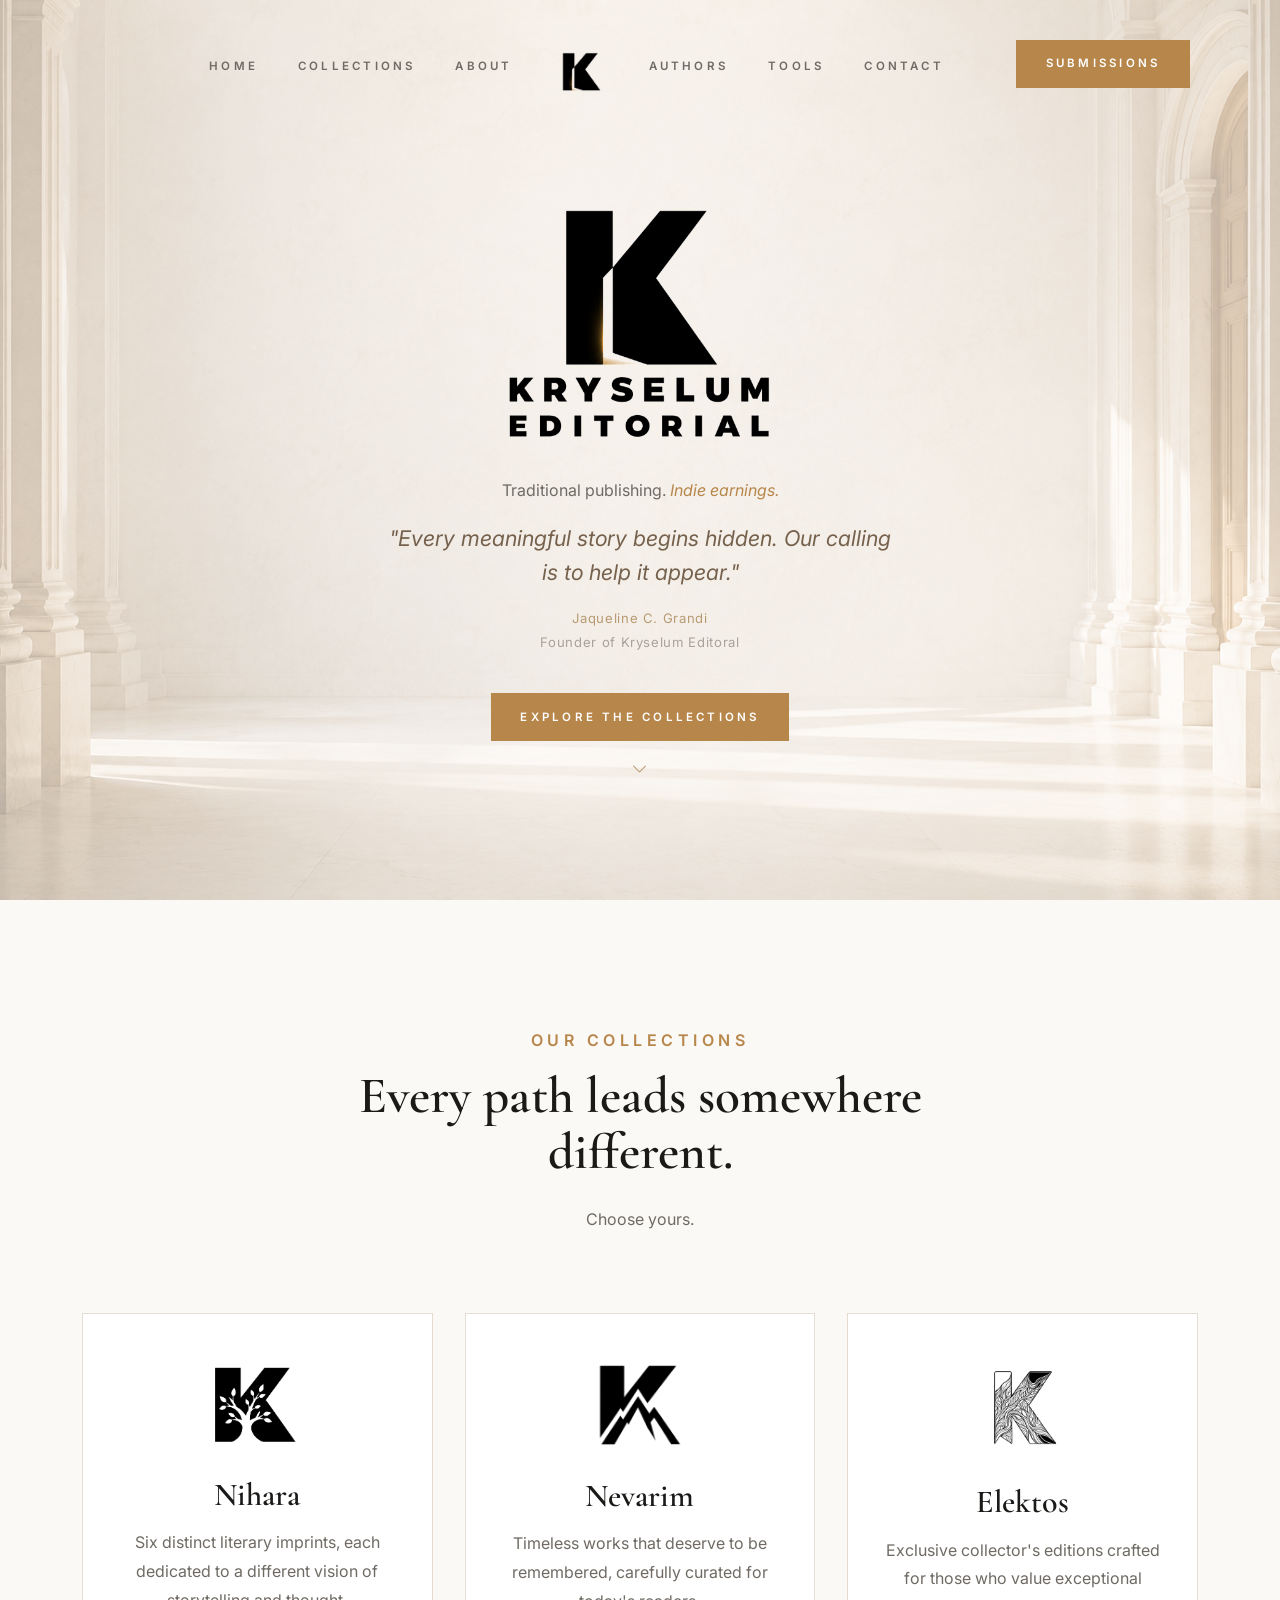
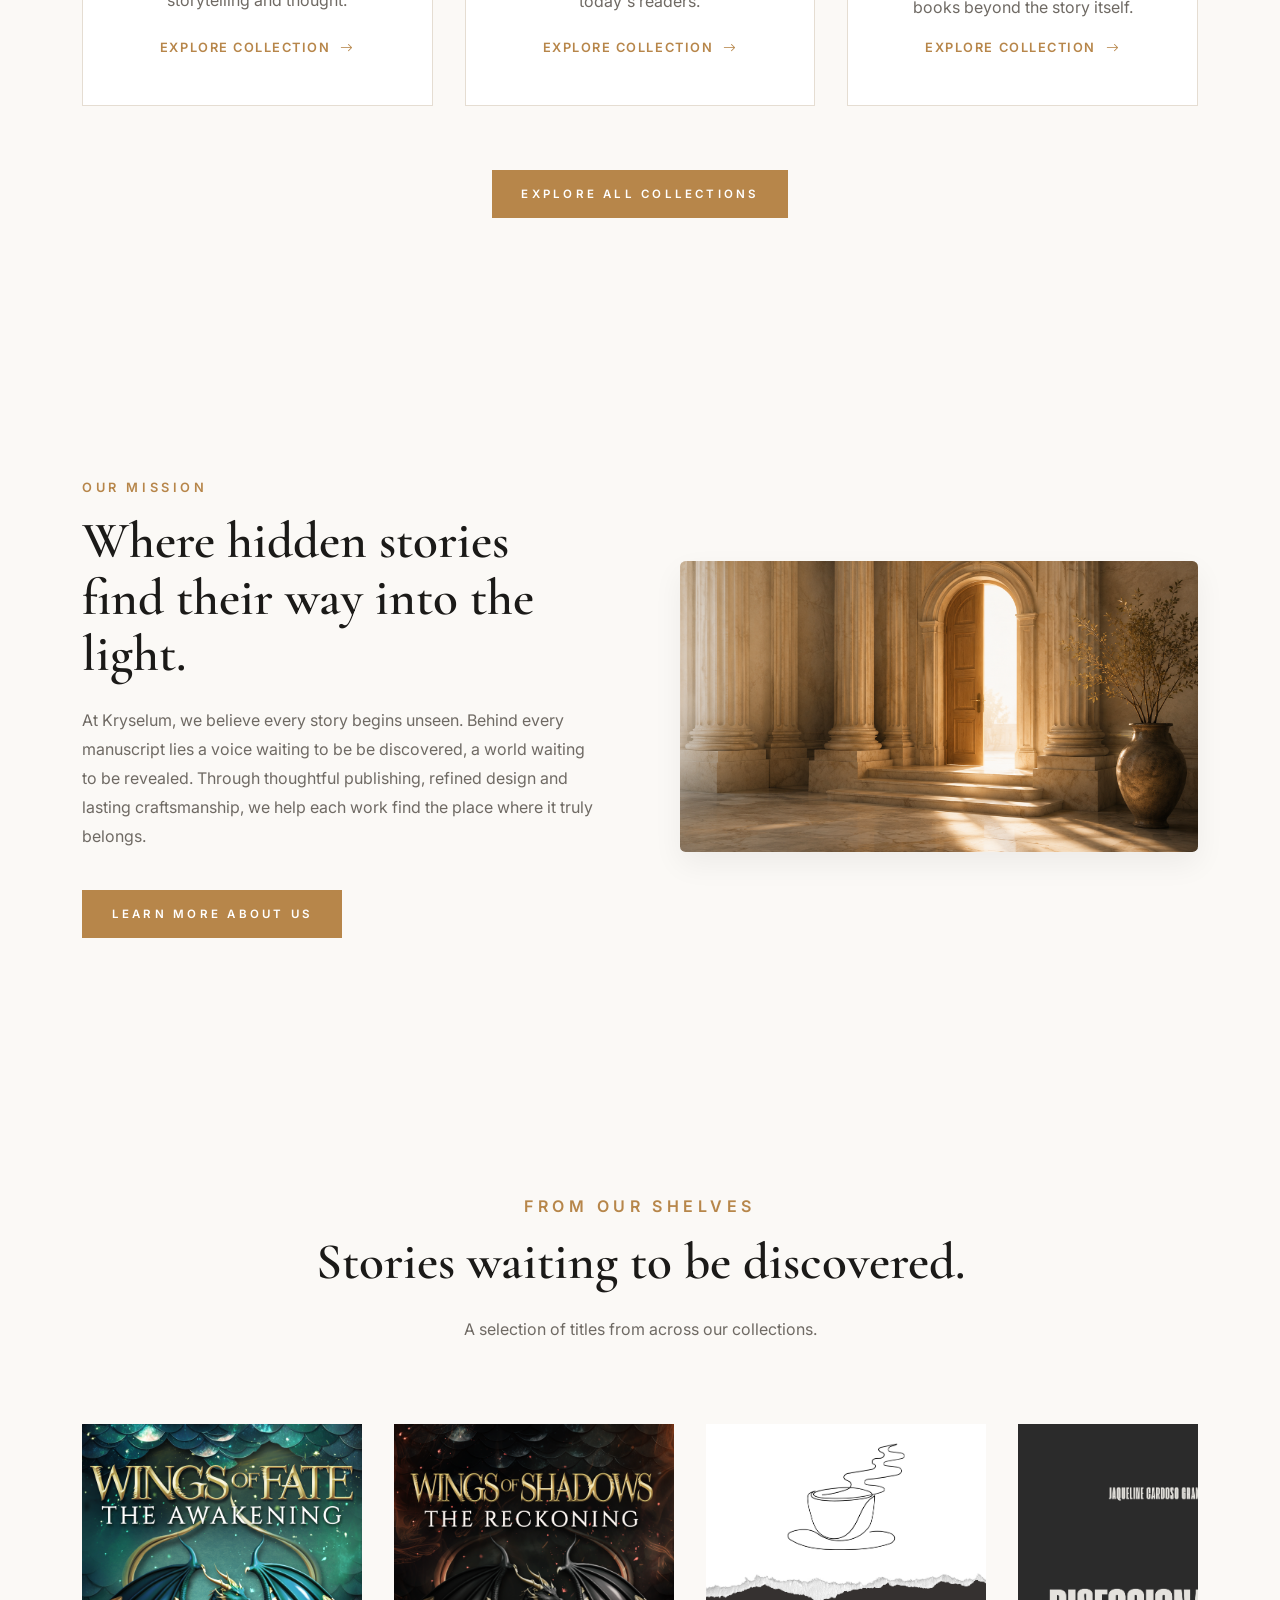
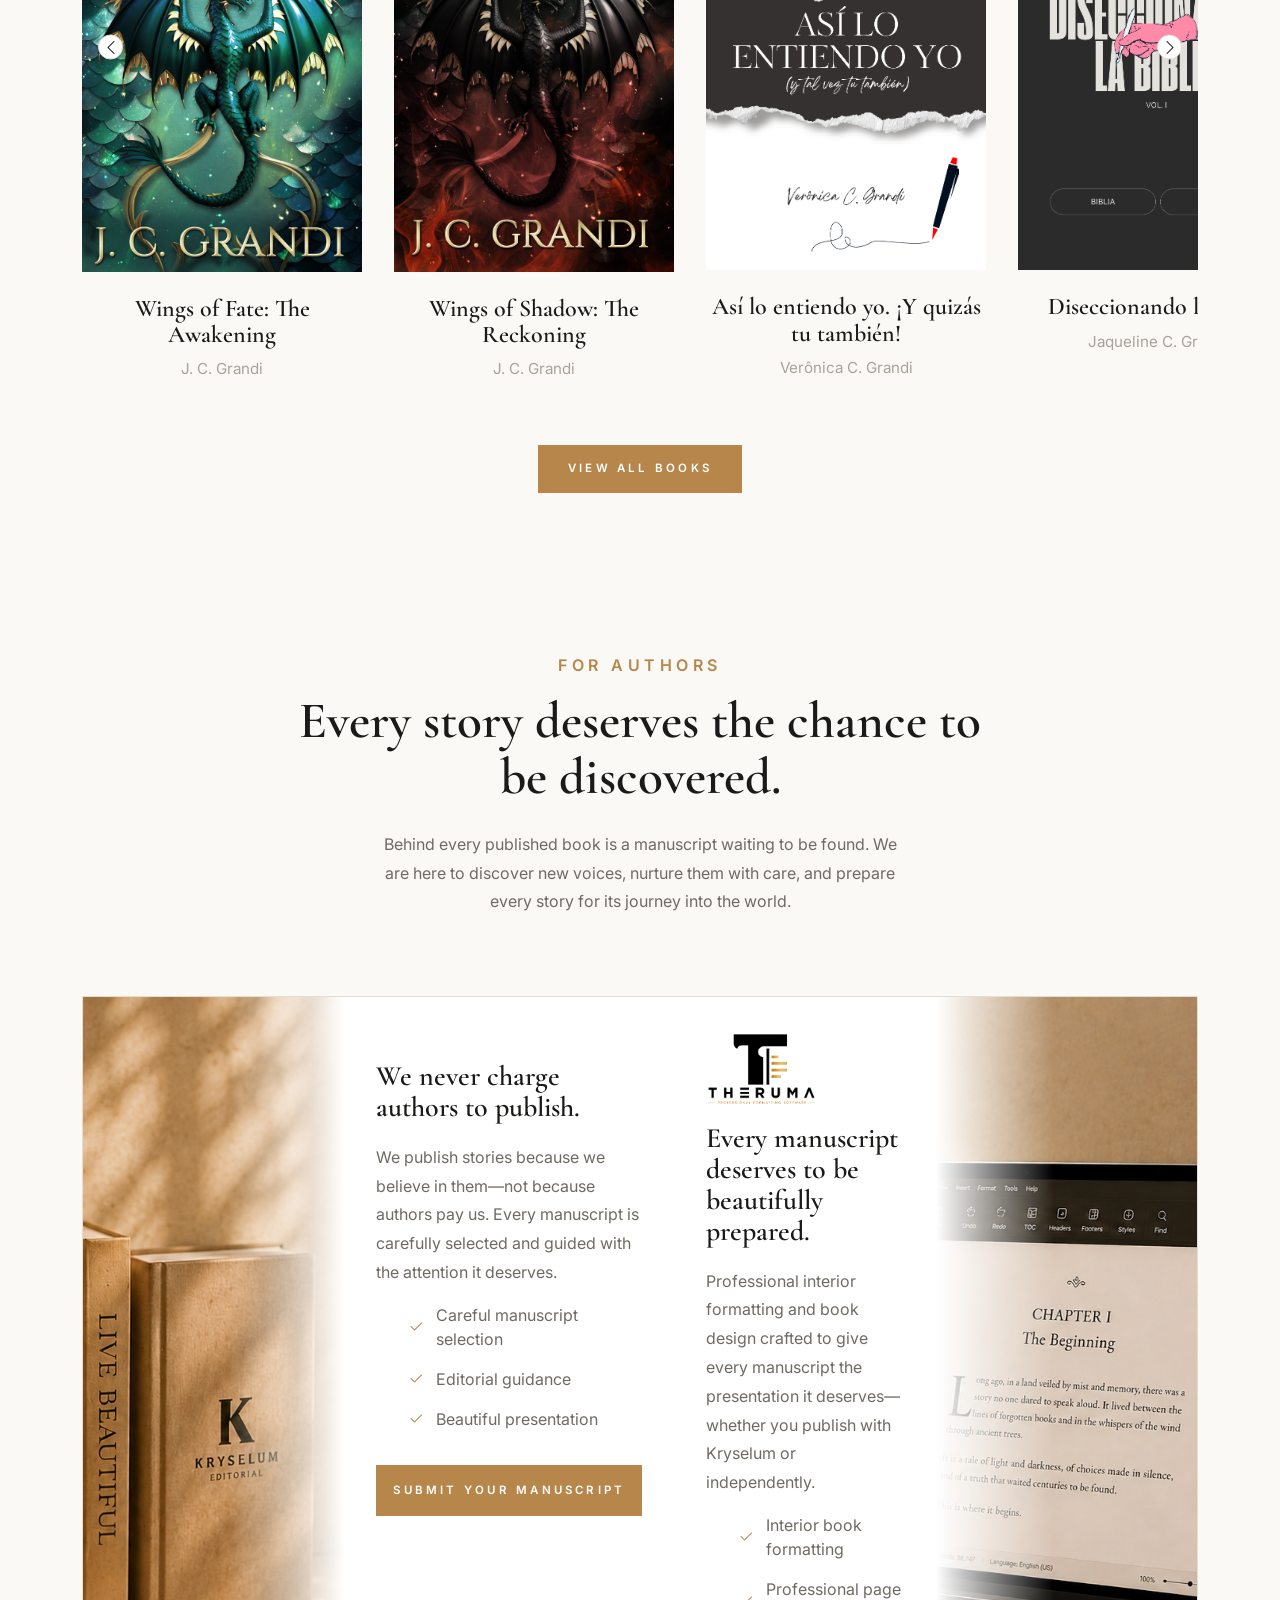
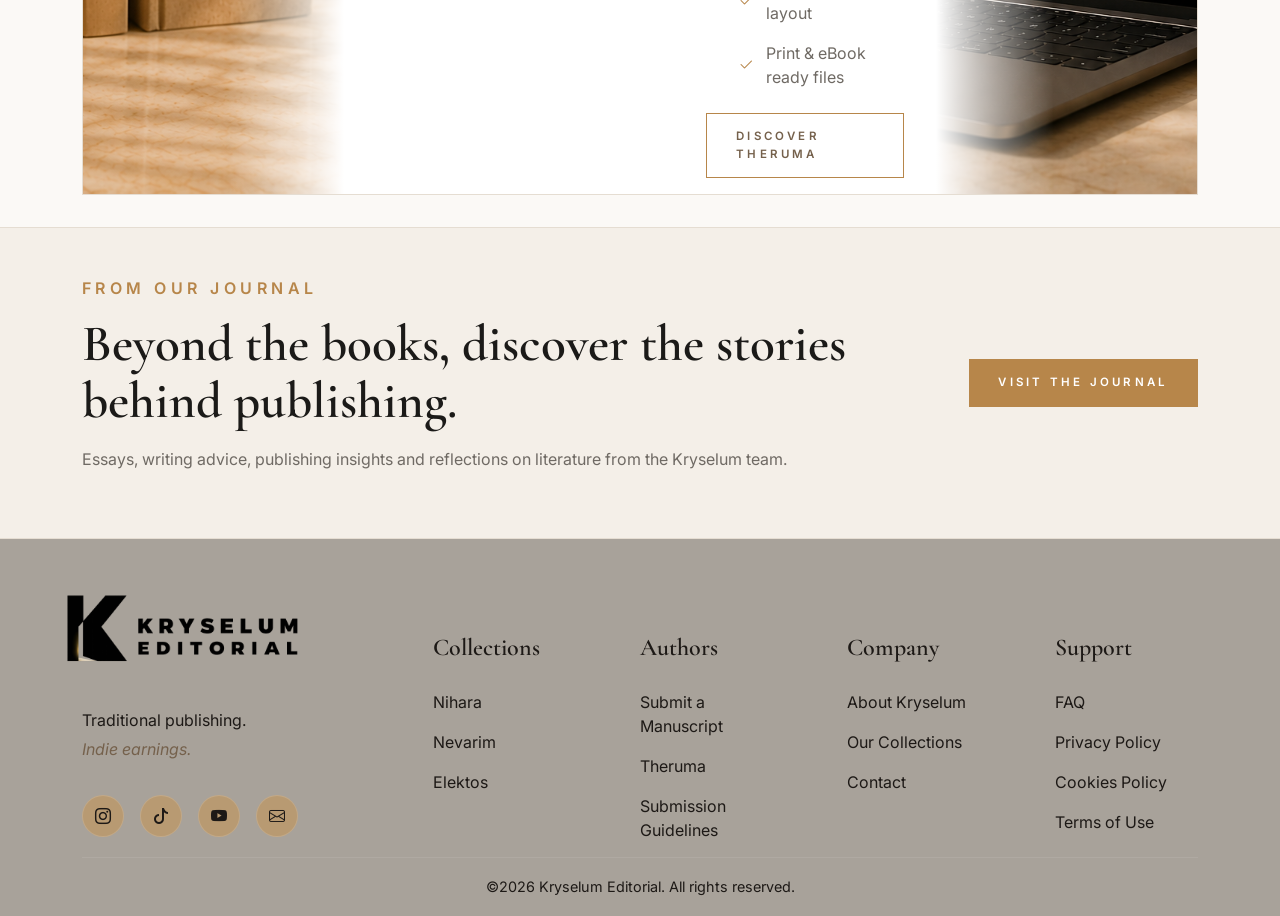
<file: index.html>
<!DOCTYPE html>
<html lang="en">
<head>
    <meta charset="UTF-8">
    <meta name="viewport" content="width=device-width, initial-scale=1.0">
    <title>Kryselum Editorial</title>

    <meta name="description" content="Kryselum Editorial. Independant publishing for independant authors.">
    <meta name="author" content="Kryselum Editorial">

    <link rel="shortcut icon" href="favicon.ico" type="image/x-icon">

    <link rel="shortcut icon" href="favicon.png" type="image/x-icon">

    <link href="https://cdn.jsdelivr.net/npm/bootstrap@5.3.7/dist/css/bootstrap.min.css" rel="stylesheet">

    <link href="https://cdn.jsdelivr.net/npm/bootstrap-icons@1.13.1/font/bootstrap-icons.min.css" rel="stylesheet">


    <link rel="stylesheet" href="css/global.css">
    <link rel="stylesheet" href="css/layout.css">
    <link rel="stylesheet" href="css/home.css">


    <link rel="stylesheet" href="css/responsive/phone.css">
    <link rel="stylesheet" href="css/responsive/small-desktop.css">
    <link rel="stylesheet" href="css/responsive/tablet.css">

    

</head>
<body>
    <header class="header" id="header">
        <div class="container">

            <button class="menu-toggle" id="open-menu" aria-label="Open menu">
                <i class="bi bi-list"></i>
            </button>

            <nav class="navbar" id="navbar">

        
                <button class="close-menu">
                    <i class="bi bi-x-lg"></i>
                </button>

                <ul class="nav-menu nav-left">
                    <li><a href="./">Home</a></li>
                    <li><a href="collections.html">Collections</a></li>
                    <li><a href="about.html">About</a></li>
                </ul>

                <a href="./" class="logo"><img src="assets/logos/k-logo-nbg.png" alt="kryselum logo"></a>

                <ul class="nav-menu nav-right">
                    <li><a href="authors.html">Authors</a></li>
                    <li><a href="/tools/index.html">Tools</a></li>
                    <li><a href="contact.html">Contact</a></li>

                    <li>
                        <a href="submissions.html" class="btn-primary">
                        Submissions
                        </a>
                    </li>
                </ul>
            </nav>
        </div>
    </header>
    
    <main>
        <section class="hero" id="hero">

            <div class="hero-overlay"></div>

            <div class="container">
                <div class="hero-content">
                    <img src="assets/logos/hero-logo.png" alt="">

                    <p class="hero-tagline">Traditional publishing. <span>Indie earnings.</span></p>

                    <blockquote class="hero-quote">
                        <p>"Every meaningful story begins hidden. Our calling is to help it appear."</p>

                        <cite>
                            Jaqueline C. Grandi
                            <span>Founder of Kryselum Editoral</span>
                        </cite>
                    </blockquote>

                    <a href="collections.html" class="btn-primary hero-btn">Explore the Collections</a>

                    <div class="hero-scroll">
                        <i class="bi bi-chevron-down"></i>
                    </div>

                </div>
            </div>

        </section>

        <section class="collections-section" id="collections">
            <div class="container">
                <div class="section-heading">
                    <span class="section-subtitle">Our Collections</span>

                    <h2 class="section-title">Every path leads somewhere different.</h2>

                    <p class="section-description">Choose yours.</p>
                </div>

                <div class="collection-grid">
                    <article class="collection-card">
                        <img src="assets/logos/nihara-k-bk.png" alt="Nihara Collection" class="collection-logo">

                        <h3>Nihara</h3>

                        <p>
                            Six distinct literary imprints, each dedicated to a different vision of storytelling and thought.
                        </p>

                        <a href="collections.html" class="collection-link">
                            Explore Collection
                            <i class="bi bi-arrow-right"></i>
                        </a>
                    </article>

                    <article class="collection-card">
                        <img src="assets/logos/nevarim-k-bk.png" alt="Nevarim Collection" class="collection-logo">

                        <h3>Nevarim</h3>
                        <p>Timeless works that deserve to be remembered, carefully curated for today's readers.</p>

                        <a href="collections.html" class="collection-link">
                            Explore Collection
                            <i class="bi bi-arrow-right"></i>
                        </a>
                    </article>

                    <article class="collection-card">
                        <img src="assets/logos/elektos-k-nbg.png" alt="" class="collection-logo">
                        <h3>Elektos</h3>

                        <p>Exclusive collector's editions crafted for those who value exceptional books beyond the story itself.</p>

                        <a href="collections.html" class="collection-link">
                            Explore Collection
                            <i class="bi bi-arrow-right"></i>
                        </a>
                    </article>
                </div>

                <div class="collections-btn">
                    <a href="collections.html" class="btn-primary">
                        Explore All Collections
                    </a>
                </div>

            </div>
            
        </section>

        <section class="about-section" id="about">
            <div class="container">

                <div class="about-container">

                    <div class="about-content">
                        <span class="section-subtitle">Our Mission</span>

                        <h2 class="section-title">
                            Where hidden stories find their way into the light.
                        </h2>

                        <p>
                            At Kryselum, we believe every story begins unseen. Behind every manuscript lies a voice waiting to be be discovered, a world waiting to be revealed. Through thoughtful publishing, refined design and lasting craftsmanship, we help each work find the place where it truly belongs.

                        </p>

                        <a href="about.html" class="btn-primary">Learn More About Us</a>
                    </div>

                    <div class="about-image">
                        <img src="./assets/images/mission.png" alt="The doorway to Kryselum Editorial">
                    </div>
                </div>
            </div>

        </section>

        <section class="books-section" id="books">
            <div class="container">

                <div class="section-heading">
                    <span class="section-subtitle">From Our Shelves</span>

                    <h2 class="section-title">
                        Stories waiting to be discovered.
                    </h2>

                    <p class="section-description">A selection of titles from across our collections.</p>
                </div>

                <div class="books-slider">
                    <button class="slider-btn prev" aria-label="Previous books">
                        <i class="bi bi-chevron-left"></i>
                    </button>

                    <button class="slider-btn next" aria-label="Next books">
                        <i class="bi bi-chevron-right"></i>
                    </button>

                    <div class="books-track">
                        <article class="book-card">
                            <img src="covers/wings-of-fate.png" alt="Wings of Fate by J. C. Grandi, a fantasy book">

                            <div class="book-content">
                                <h3>Wings of Fate: The Awakening</h3>
                                <span>J. C. Grandi</span>
                            </div>
                        </article>

                        <article class="book-card">
                            <img src="covers/wings-of-shadow.png" alt="Wings of Shadow by J. C. Grandi, a fantasy book">

                            <div class="book-content">
                                <h3>Wings of Shadow: The Reckoning</h3>
                                <span>J. C. Grandi</span>
                            </div>
                        </article>

                        <article class="book-card">
                            <img src="covers/asi-lo-entiendo.png" alt="Así lo entiendo yo, y quizas tú también by Verônica C. Grandi, a devotional book">

                            <div class="book-content">
                                <h3>Así lo entiendo yo. ¡Y quizás tu también!</h3>
                                <span>Verônica C. Grandi</span>
                            </div>
                        </article>

                        <article class="book-card">
                            <img src="covers/diseccionando-biblia.png" alt="">

                            <div class="book-content">
                                <h3>Diseccionando la Biblia</h3>
                                <span>Jaqueline C. Grandi</span>
                            </div>
                        </article>

                        <article class="book-card">
                            <img src="covers/pequeños-pasos.png" alt="">

                            <div class="book-content">
                                <h3>Pequeños pasos con Dios</h3>
                                <span>Jaqueline C. Grandi</span>
                            </div>
                        </article>

                        <article class="book-card">
                            <img src="covers/the-heart.png" alt="">

                            <div class="book-content">
                                <h3>The Heart</h3>
                                <span>Tessa Cardyn</span>
                            </div>
                        </article>

                        <article class="book-card">
                            <img src="covers/un-amor-siempre.png" alt="">

                            <div class="book-content">
                                <h3>Un Amor para siempre</h3>
                                <span>Tessa Cardyn</span>
                            </div>
                        </article>

                    </div>

                </div>

                <div class="books-btn">

                    <a href="books.html" class="btn-primary">
                        View All Books
                    </a>
                </div>
            </div>

        </section>

        <section class="author-section" id="authors">

            <div class="container">

                <div class="section-heading">

                    <span class="section-subtitle">
                        For Authors
                    </span>

                    <h2 class="section-title">
                        Every story deserves the chance to be discovered.
                    </h2>

                    <p class="section-description">
                        Behind every published book is a manuscript waiting to be found.
                        We are here to discover new voices, nurture them with care, and
                        prepare every story for its journey into the world.
                    </p>

                </div>

                <div class="authors-grid">

                    <div class="authors-image">

                        <img src="assets/images/publish.png"
                            alt="Kryselum Editorial">

                    </div>

                    <article class="author-card">

                        <h3>
                            We never charge authors to publish.
                        </h3>

                        <p>
                            We publish stories because we believe in them—not because
                            authors pay us. Every manuscript is carefully selected and
                            guided with the attention it deserves.
                        </p>

                        <ul class="author-features">

                            <li>
                                <i class="bi bi-check2"></i>
                                Careful manuscript selection
                            </li>

                            <li>
                                <i class="bi bi-check2"></i>
                                Editorial guidance
                            </li>

                            <li>
                                <i class="bi bi-check2"></i>
                                Beautiful presentation
                            </li>

                        </ul>

                        <a href="submissions.html"
                        class="btn-primary">

                            Submit Your Manuscript

                        </a>

                    </article>

                    <article class="theruma-card">

                        <img src="assets/logos/theruma-nbg-bk.png"
                            alt="Theruma Logo"
                            class="author-logo">

                        <h3>
                                Every manuscript deserves to be beautifully prepared.
                        </h3>

                        <p>
                            Professional interior formatting and book design crafted to
                            give every manuscript the presentation it deserves—whether
                            you publish with Kryselum or independently.
                        </p>

                        <ul class="author-features">

                            <li>
                                <i class="bi bi-check2"></i>
                                Interior book formatting
                            </li>

                            <li>
                                <i class="bi bi-check2"></i>
                                Professional page layout
                            </li>

                            <li>
                                <i class="bi bi-check2"></i>
                                Print & eBook ready files
                            </li>

                        </ul>

                        <a href="theruma.html"
                        class="btn-secondary">

                            Discover Theruma

                        </a>

                    </article>

                    <div class="theruma-image">

                        <img src="./assets/images/theruma.png"
                            alt="Theruma formatting workspace">

                    </div>

                </div>

            </div>

        </section>

        <section class="journal-section" id="journal">

            <div class="container">

                <div class="journal-container">

                    <div class="journal-content">

                        <span class="section-subtitle">
                            From Our Journal
                        </span>

                        <h2 class="section-title">
                            Beyond the books, discover the stories behind publishing.
                        </h2>

                        <p class="section-description">
                            Essays, writing advice, publishing insights and reflections on literature from the Kryselum team.
                        </p>

                    </div>

                    <a href="journal.html" class="btn-primary">
                        Visit the Journal
                    </a>

                </div>

            </div>

        </section>
    </main>

    <footer class="footer" id="footer">

        <div class="container">

            <div class="footer-container">

                <div class="footer-brand">

                    <a href="/" class="footer-logo">
                        <img src="assets/logos/full-logo-nbg.png" alt="Kryselum Editorial">
                    </a>

                    <p class="footer-tagline">
                        Traditional publishing.<br>
                        <span>Indie earnings.</span>
                    </p>

                    <div class="footer-social">

                        <a href="#"><i class="bi bi-instagram"></i></a>
                        <a href="#"><i class="bi bi-tiktok"></i></a>
                        <a href="#"><i class="bi bi-youtube"></i></a>
                        <a href="#"><i class="bi bi-envelope"></i></a>

                    </div>

                </div>

                <div class="footer-links">

                    <h3>Collections</h3>

                    <a href="#">Nihara</a>
                    <a href="#">Nevarim</a>
                    <a href="#">Elektos</a>

                </div>

                <div class="footer-links">

                    <h3>Authors</h3>

                    <a href="#">Submit a Manuscript</a>
                    <a href="#">Theruma</a>
                    <a href="#">Submission Guidelines</a>

                </div>

                <div class="footer-links">

                    <h3>Company</h3>

                    <a href="#">About Kryselum</a>
                    <a href="#">Our Collections</a>
                    <a href="#">Contact</a>

                </div>

                <div class="footer-links">

                    <h3>Support</h3>

                    <a href="#">FAQ</a>
                    <a href="#">Privacy Policy</a>
                    <a href="#">Cookies Policy</a>
                    <a href="#">Terms of Use</a>

                </div>

            </div>

            <div class="footer-bottom">

                <p>
                    ©2026 Kryselum Editorial. All rights reserved.
                </p>

            </div>

        </div>

    </footer>

    <script src="js/main.js"></script>
</body>
</html>
</file>
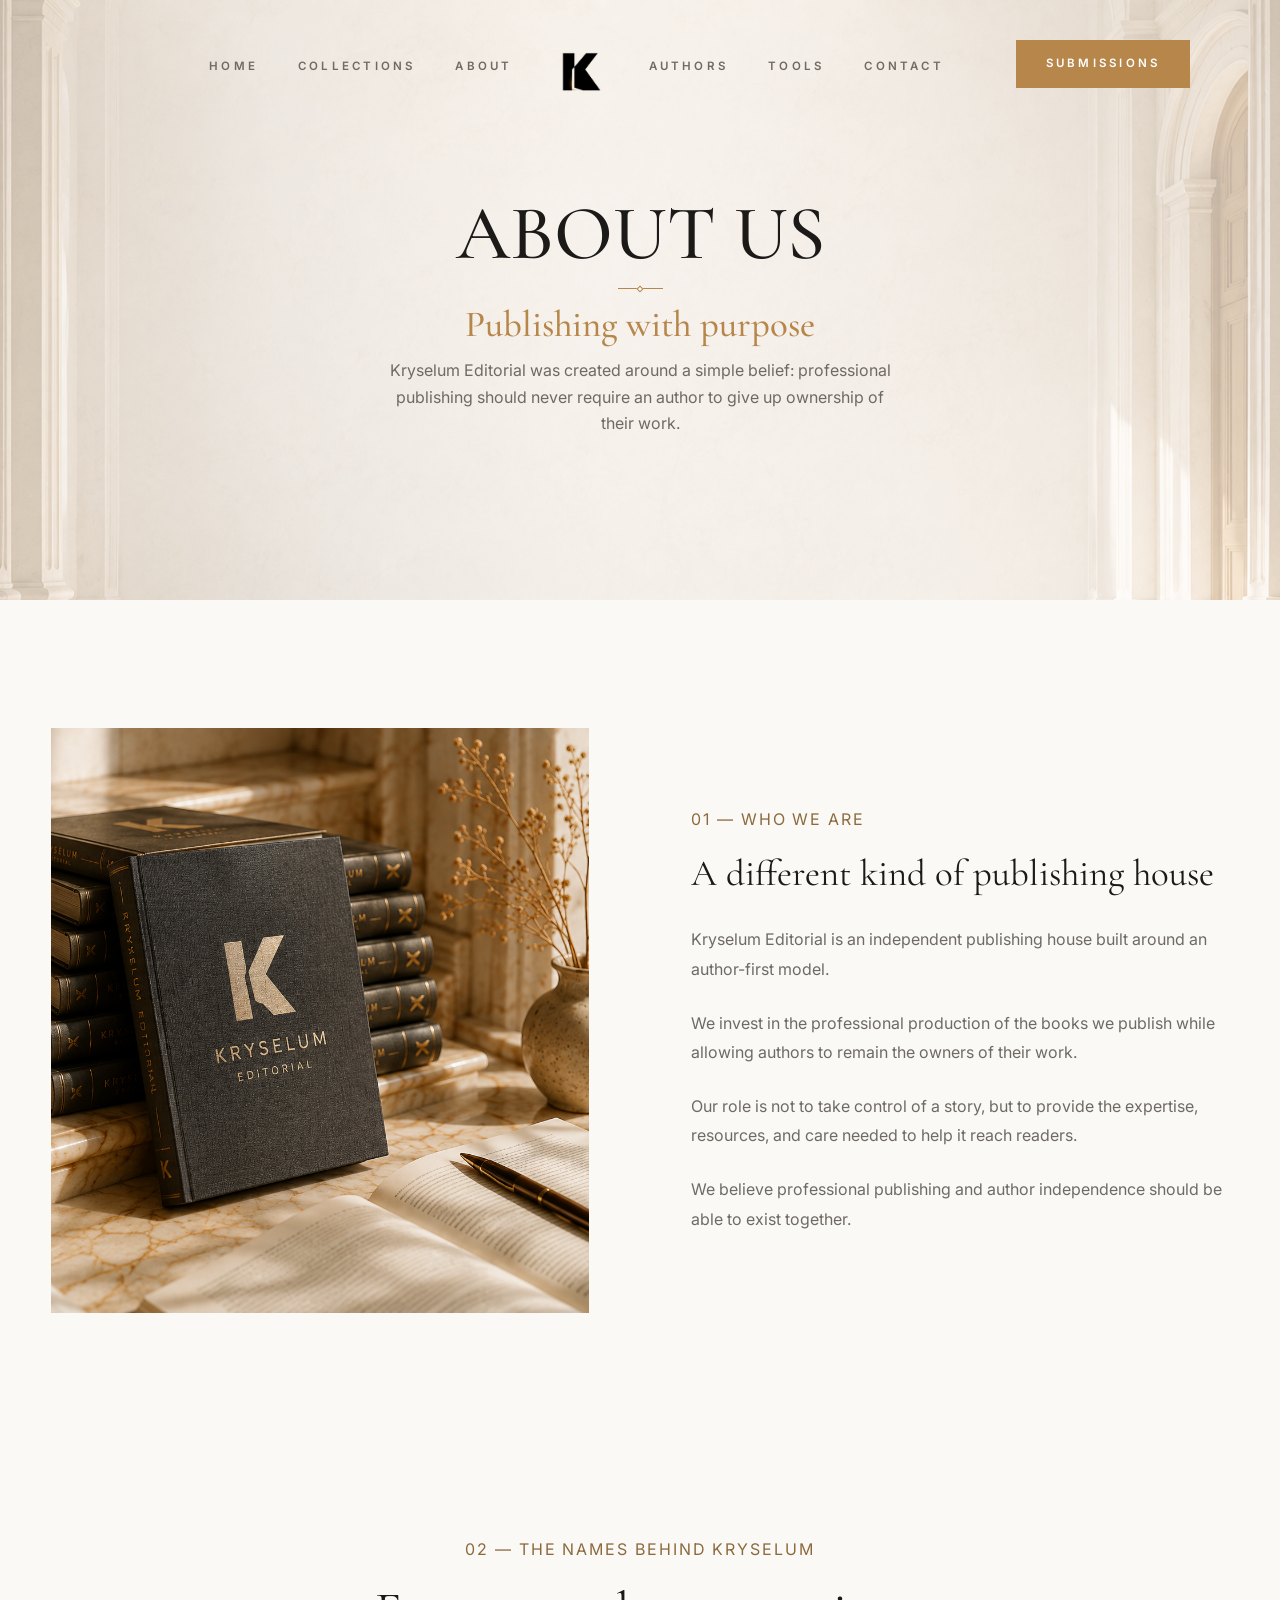
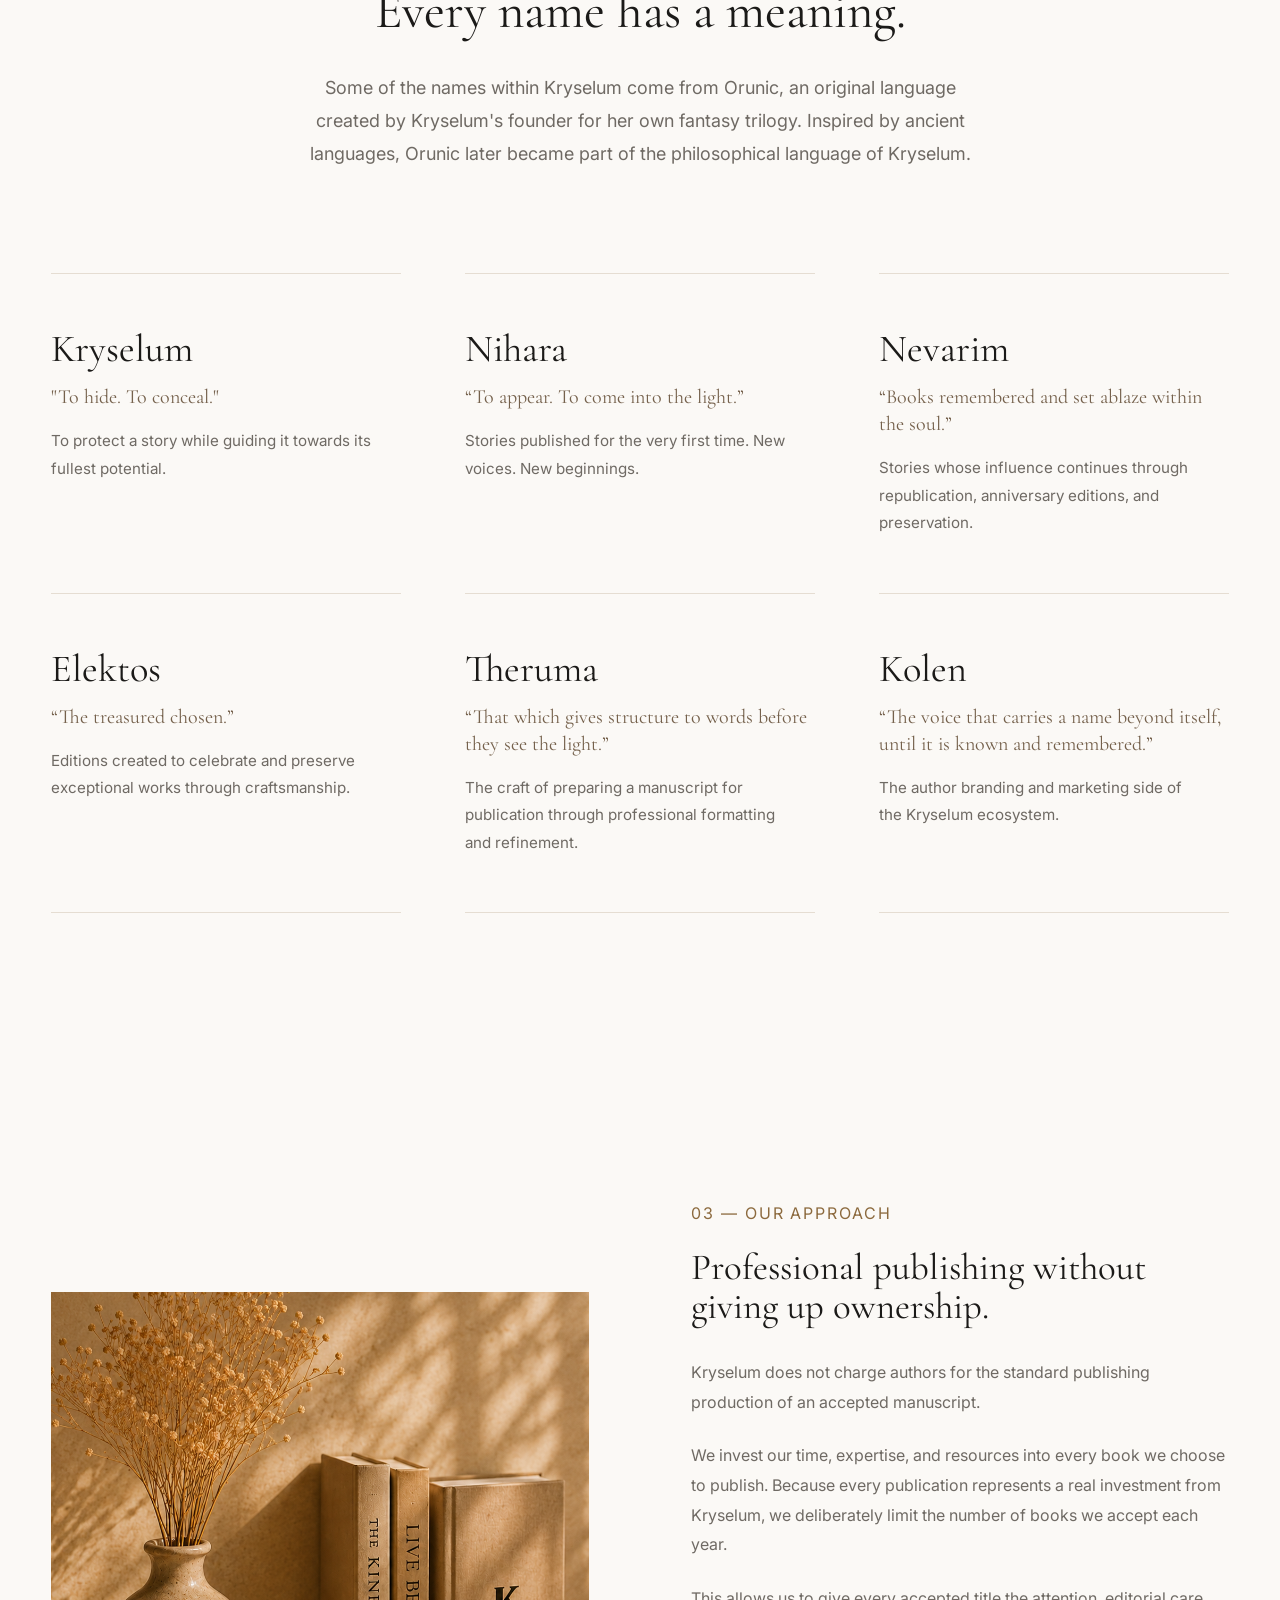
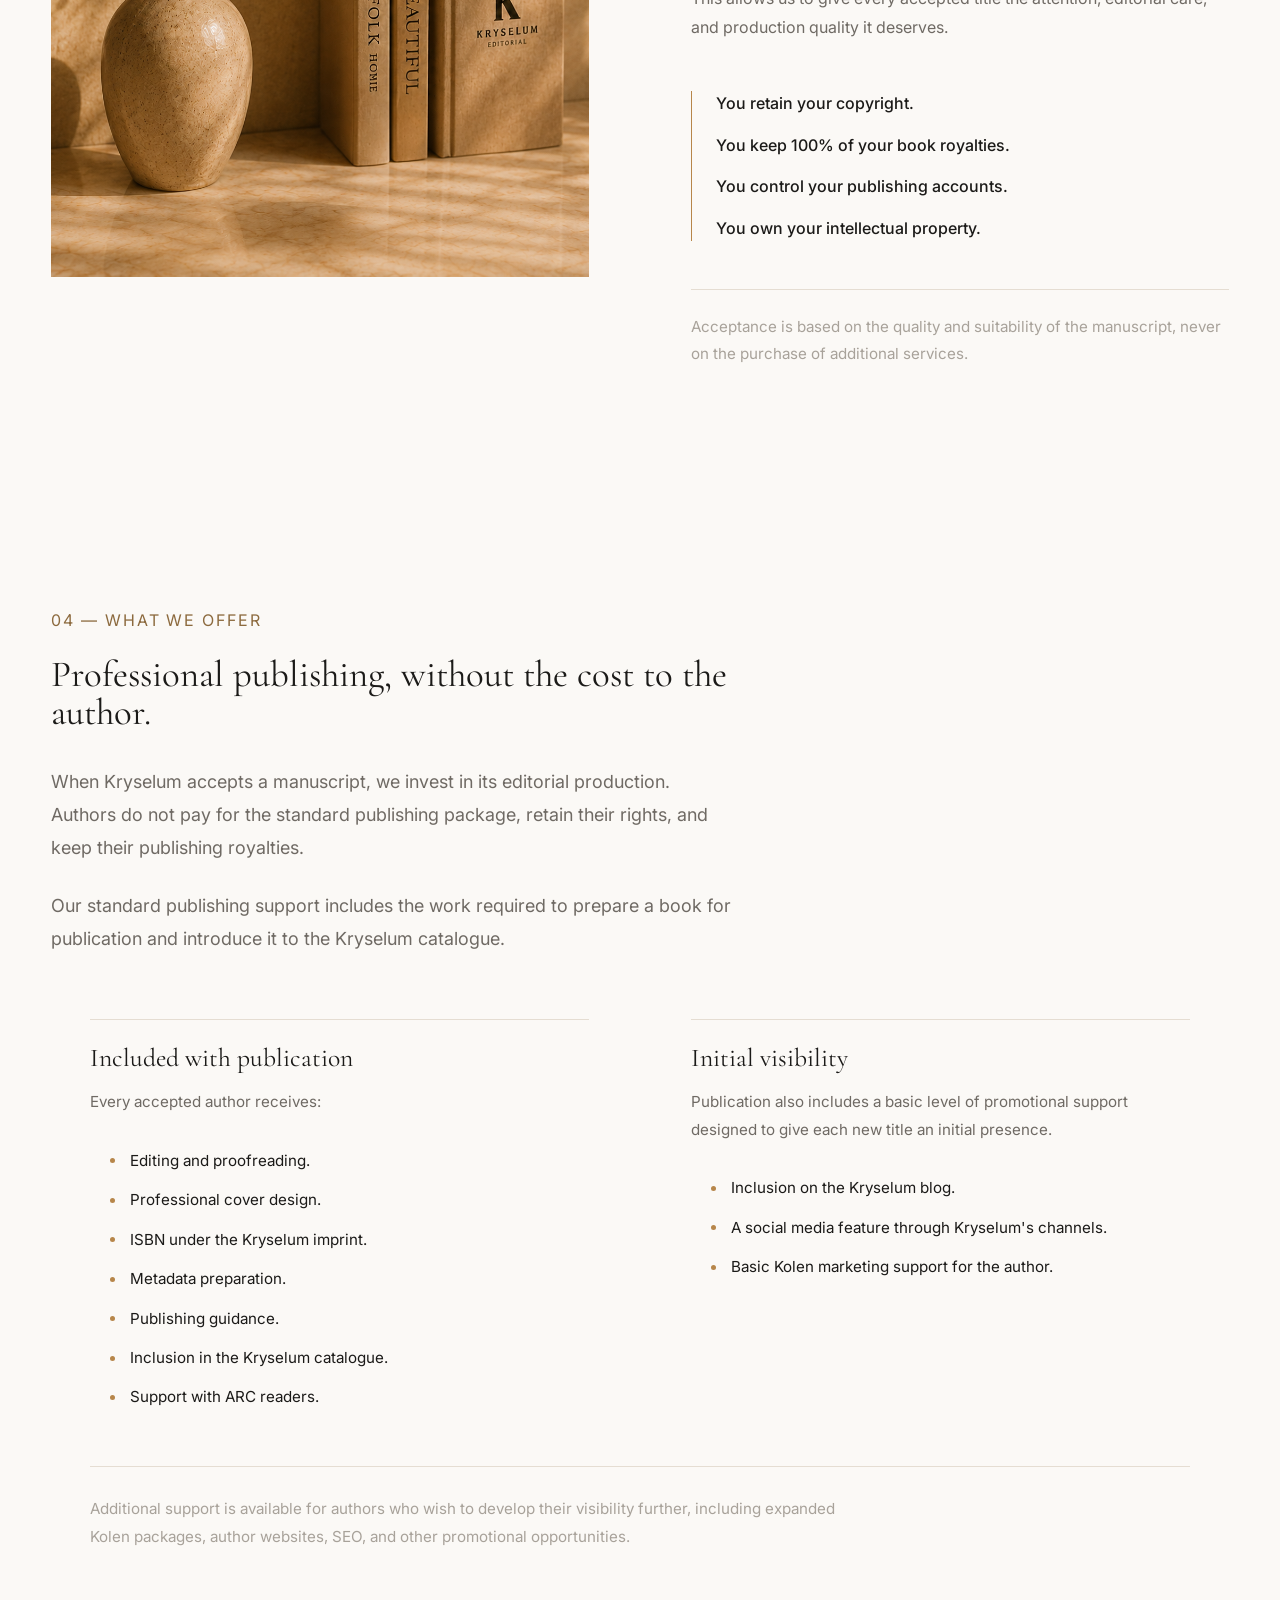
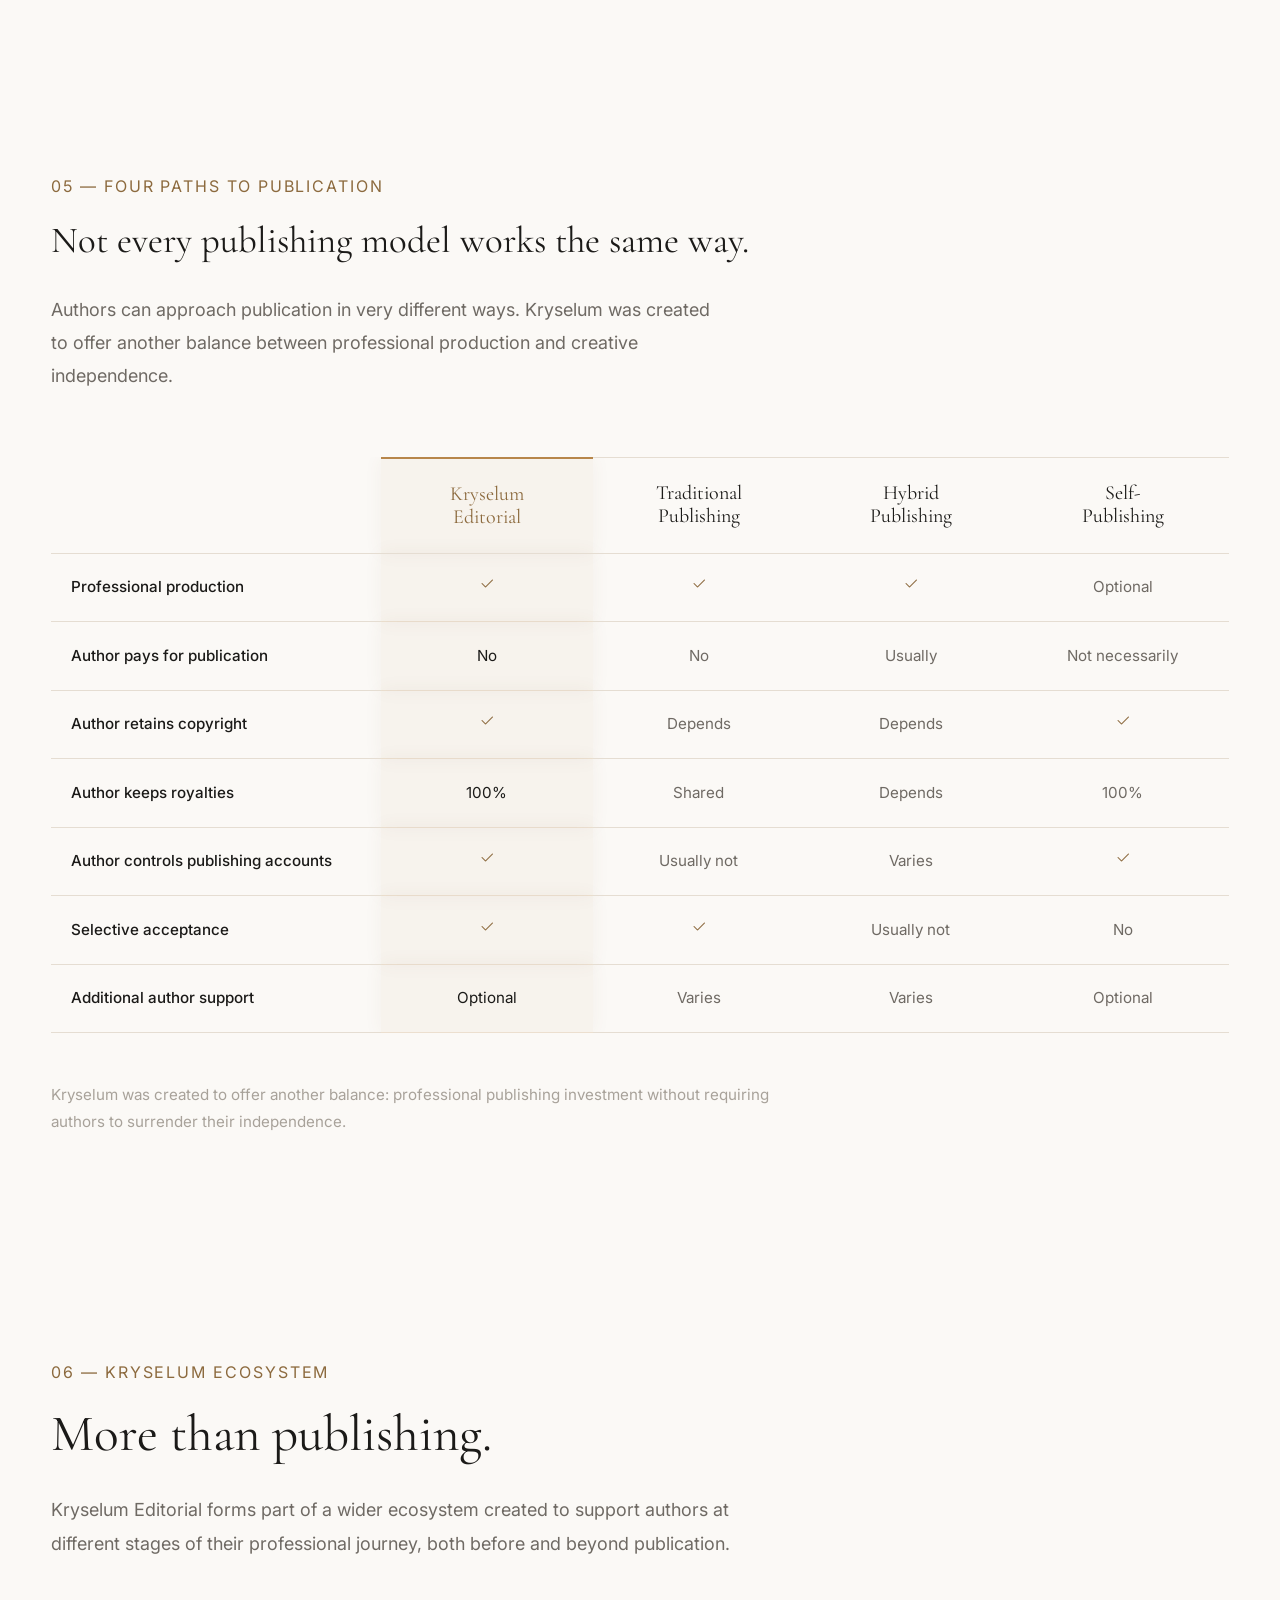
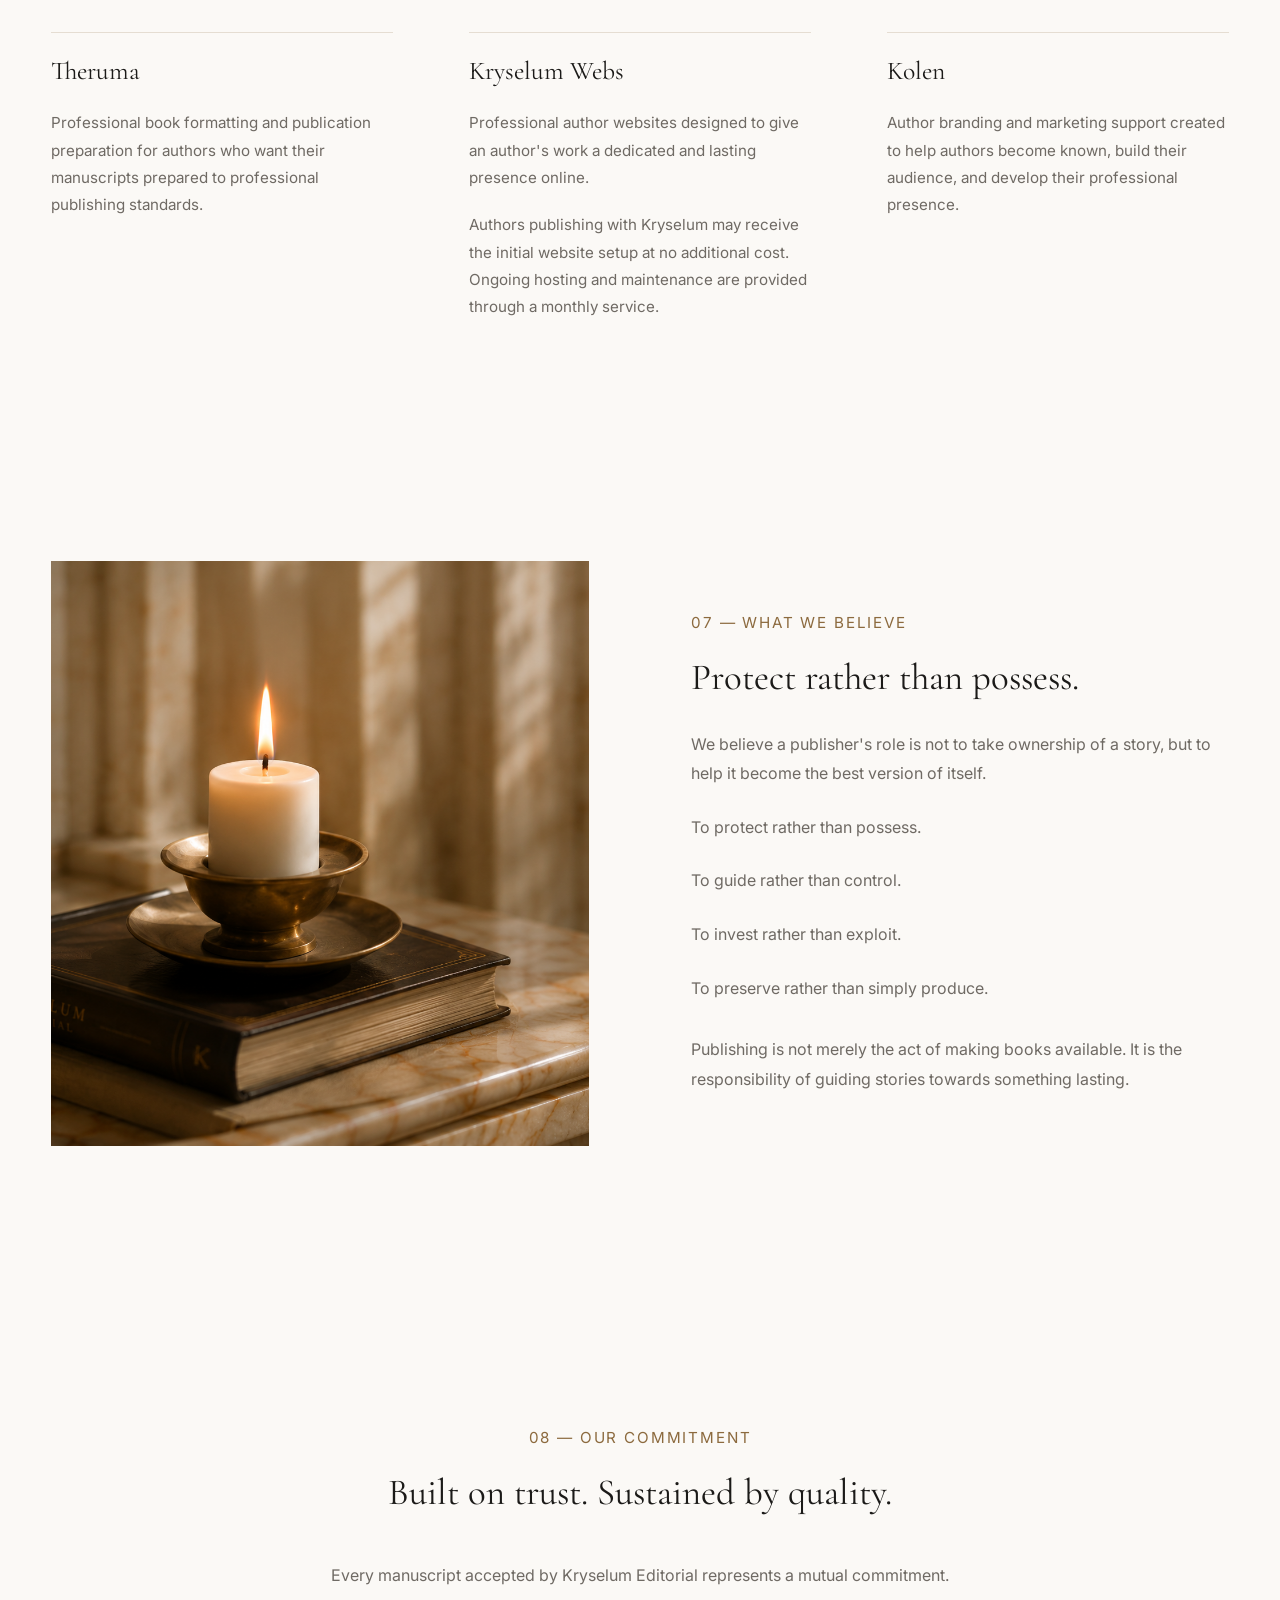
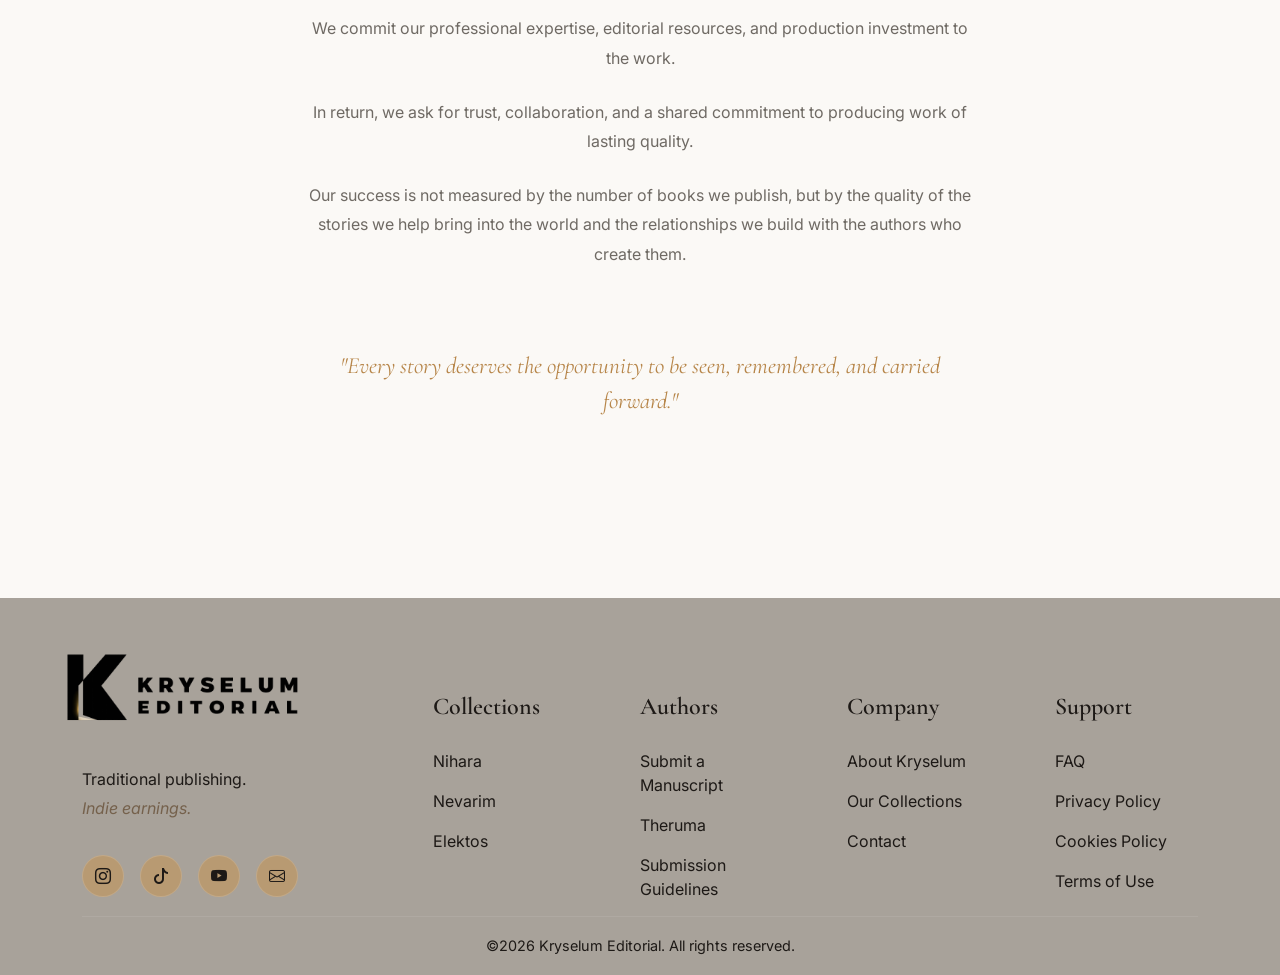
<file: about.html>
<!DOCTYPE html>
<html lang="en">
<head>
    <meta charset="UTF-8">
    <meta name="viewport" content="width=device-width, initial-scale=1.0">
    <title>About Us</title>

    <meta name="description" content="Kryselum Editorial. Independant publishing for independant authors.">
    <meta name="author" content="Kryselum Editorial">

    <link rel="shortcut icon" href="favicon.ico" type="image/x-icon">

    <link rel="shortcut icon" href="favicon.png" type="image/x-icon">

    <link href="https://cdn.jsdelivr.net/npm/bootstrap@5.3.7/dist/css/bootstrap.min.css" rel="stylesheet">

    <link href="https://cdn.jsdelivr.net/npm/bootstrap-icons@1.13.1/font/bootstrap-icons.min.css" rel="stylesheet">


    <link rel="stylesheet" href="css/global.css">
    <link rel="stylesheet" href="css/hero-global.css">
    <link rel="stylesheet" href="css/layout.css">
    <link rel="stylesheet" href="css/about.css">


    <link rel="stylesheet" href="css/responsive/phone.css">
    <link rel="stylesheet" href="css/responsive/small-desktop.css">
    <link rel="stylesheet" href="css/responsive/tablet.css">
</head>
<body>

    <header class="header" id="header">
        <div class="container">

            <button class="menu-toggle" id="open-menu" aria-label="Open menu">
                <i class="bi bi-list"></i>
            </button>

            <nav class="navbar" id="navbar">

        
                <button class="close-menu">
                    <i class="bi bi-x-lg"></i>
                </button>

                <ul class="nav-menu nav-left">
                    <li><a href="./">Home</a></li>
                    <li><a href="collections.html">Collections</a></li>
                    <li><a href="about.html">About</a></li>
                </ul>

                <a href="./" class="logo"><img src="assets/logos/k-logo-nbg.png" alt="kryselum logo"></a>

                <ul class="nav-menu nav-right">
                    <li><a href="authors.html">Authors</a></li>
                    <li><a href="/tools/index.html">Tools</a></li>
                    <li><a href="contact.html">Contact</a></li>

                    <li>
                        <a href="submissions.html" class="btn-primary">
                        Submissions
                        </a>
                    </li>
                </ul>
            </nav>
        </div>
    </header>

    <main>

        <section class="hero-global">
             <div class="hero-global-overlay"></div>

            <div class="hero-global-content">
                <h1>About Us</h1>
                <div class="divider"></div>

                <h2>Publishing with purpose </h2>
                <p>Kryselum Editorial was created around a simple belief:
                professional publishing should never require an author
                to give up ownership of their work.</p>
            </div>
        </section>

        <section class="about-section who-we-are">
            <div class="about-image">
                <img src="assets/images/who.png" alt="Kryselum Editorial Book">
            </div>

            <div class="about-content section-intro">
                <span class="section-number">
                    01 — Who we are
                </span>

                <h2>A different kind of publishing house</h2>

                <p>
                    Kryselum Editorial is an independent publishing house
                    built around an author-first model.
                </p>

                <p>
                    We invest in the professional production of the books
                    we publish while allowing authors to remain the owners
                    of their work.
                </p>

                <p>
                    Our role is not to take control of a story, but to provide
                    the expertise, resources, and care needed to help it reach
                    readers.
                </p>

                <p>
                    We believe professional publishing and author independence
                    should be able to exist together.
                </p>
            </div>
        </section>

        <section class="about-section names-section">
            <div class="section-intro centered">
                <span class="section-number">
                    02 — The names behind Kryselum
                </span>

                <h2>
                    Every name has a meaning.
                </h2>

                <p>
                    Some of the names within Kryselum come from Orunic,
                    an original language created by Kryselum's founder
                    for her own fantasy trilogy. Inspired by ancient
                    languages, Orunic later became part of the philosophical
                    language of Kryselum.
                </p>
            </div>

            <div class="names-list">
                <article class="name-item">
                    <h3>Kryselum</h3>
                    <span class="name-meaning">"To hide. To conceal."</span>
                    <p>
                        To protect a story while guiding it towards
                        its fullest potential.
                    </p>
                </article>

                <article class="name-item">
                    <h3>Nihara</h3>

                    <span class="name-meaning">
                        “To appear. To come into the light.”
                    </span>

                    <p>
                        Stories published for the very first time.
                        New voices. New beginnings.
                    </p>
                </article>

                <article class="name-item">
                    <h3>Nevarim</h3>

                    <span class="name-meaning">
                        “Books remembered and set ablaze within the soul.”
                    </span>

                    <p>
                        Stories whose influence continues through
                        republication, anniversary editions, and preservation.
                    </p>
                </article>

                <article class="name-item">
                    <h3>Elektos</h3>

                    <span class="name-meaning">
                        “The treasured chosen.”
                    </span>

                    <p>
                        Editions created to celebrate and preserve
                        exceptional works through craftsmanship.
                    </p>
                </article>

                <article class="name-item">
                    <h3>Theruma</h3>

                    <span class="name-meaning">
                        “That which gives structure to words
                        before they see the light.”
                    </span>

                    <p>
                        The craft of preparing a manuscript for publication
                        through professional formatting and refinement.
                    </p>
                </article>

                <article class="name-item">
                    <h3>Kolen</h3>

                    <span class="name-meaning">
                        “The voice that carries a name beyond itself,
                        until it is known and remembered.”
                    </span>

                    <p>
                        The author branding and marketing side of the
                        Kryselum ecosystem.
                    </p>
                </article>
            </div>
        </section>

        <section class="about-section approach-section">
            <div>
                <img src="assets/images/publish.png" alt="Professional publishing house for independant authors">
            </div>

            <div class="about-content">
                <span class="section-number">
                    03 — Our approach
                </span>

                <h2>
                    Professional publishing
                    without giving up ownership.
                </h2>

                <p>
                    Kryselum does not charge authors for the standard
                    publishing production of an accepted manuscript.
                </p>

                <p>
                    We invest our time, expertise, and resources into every
                    book we choose to publish. Because every publication
                    represents a real investment from Kryselum, we deliberately
                    limit the number of books we accept each year.
                </p>

                <p>
                    This allows us to give every accepted title the attention,
                    editorial care, and production quality it deserves.
                </p>

                <div class="approach-points">
                    <p>
                        <strong>You retain your copyright.</strong>
                    </p>

                    <p>
                        <strong>You keep 100% of your book royalties.</strong>
                    </p>

                    <p>
                        <strong>You control your publishing accounts.</strong>
                    </p>

                    <p>
                        <strong>You own your intellectual property.</strong>
                    </p>
                </div>

                <div class="approach-note">

                    <p>
                        Acceptance is based on the quality and suitability
                        of the manuscript, never on the purchase of
                        additional services.
                    </p>

                </div>

            </div>

        </section>

        <section class="about-section offer-section">

            <div class="section-intro">

                <span class="section-number">
                    04 — What we offer
                </span>

                <h2>
                    Professional publishing,
                    without the cost to the author.
                </h2>

                <p>
                    When Kryselum accepts a manuscript, we invest in its
                    editorial production. Authors do not pay for the standard
                    publishing package, retain their rights, and keep their
                    publishing royalties.
                </p>

                <p>
                    Our standard publishing support includes the work required
                    to prepare a book for publication and introduce it to the
                    Kryselum catalogue.
                </p>

            </div>


            <div class="offer-content">

                <div class="offer-column">

                    <h3>
                        Included with publication
                    </h3>

                    <p>
                        Every accepted author receives:
                    </p>

                    <ul>
                        <li>Editing and proofreading.</li>
                        <li>Professional cover design.</li>
                        <li>ISBN under the Kryselum imprint.</li>
                        <li>Metadata preparation.</li>
                        <li>Publishing guidance.</li>
                        <li>Inclusion in the Kryselum catalogue.</li>
                        <li>Support with ARC readers.</li>
                    </ul>

                </div>


                <div class="offer-column">

                    <h3>
                        Initial visibility
                    </h3>

                    <p>
                        Publication also includes a basic level of promotional
                        support designed to give each new title an initial presence.
                    </p>

                    <ul>
                        <li>Inclusion on the Kryselum blog.</li>
                        <li>A social media feature through Kryselum's channels.</li>
                        <li>Basic Kolen marketing support for the author.</li>
                    </ul>

                </div>

            </div>


            <div class="offer-note">

                <p>
                    Additional support is available for authors who wish to develop
                    their visibility further, including expanded Kolen packages,
                    author websites, SEO, and other promotional opportunities.
                </p>

            </div>

        </section>

        <section class="about-section comparison-section">

            <div class="section-intro">

                <span class="section-number">
                    05 — Four paths to publication
                </span>

                <h2>
                    Not every publishing model
                    works the same way.
                </h2>

                <p>
                    Authors can approach publication in very different ways.
                    Kryselum was created to offer another balance between
                    professional production and creative independence.
                </p>

            </div>

            <div class="comparison-wrapper">

                <table class="comparison-table">

                    <thead>
                        <tr>
                            <th></th>
                            <th>Kryselum<br>Editorial</th>
                            <th>Traditional<br>Publishing</th>
                            <th>Hybrid<br>Publishing</th>
                            <th>Self-<br>Publishing</th>
                        </tr>
                    </thead>

                    <tbody>

                        <tr>
                            <td>Professional production</td>
                            <td><i class="bi bi-check2"></i></td>
                            <td><i class="bi bi-check2"></i></td>
                            <td><i class="bi bi-check2"></i></td>
                            <td>Optional</td>
                        </tr>

                        <tr>
                            <td>Author pays for publication</td>
                            <td>No</td>
                            <td>No</td>
                            <td>Usually</td>
                            <td>Not necessarily</td>
                        </tr>

                        <tr>
                            <td>Author retains copyright</td>
                            <td><i class="bi bi-check2"></i></td>
                            <td>Depends</td>
                            <td>Depends</td>
                            <td><i class="bi bi-check2"></i></td>
                        </tr>

                        <tr>
                            <td>Author keeps royalties</td>
                            <td>100%</td>
                            <td>Shared</td>
                            <td>Depends</td>
                            <td>100%</td>
                        </tr>

                        <tr>
                            <td>Author controls publishing accounts</td>
                            <td><i class="bi bi-check2"></i></td>
                            <td>Usually not</td>
                            <td>Varies</td>
                            <td><i class="bi bi-check2"></i></td>
                        </tr>

                        <tr>
                            <td>Selective acceptance</td>
                            <td><i class="bi bi-check2"></i></td>
                            <td><i class="bi bi-check2"></i></td>
                            <td>Usually not</td>
                            <td>No</td>
                        </tr>

                        <tr>
                            <td>Additional author support</td>
                            <td>Optional</td>
                            <td>Varies</td>
                            <td>Varies</td>
                            <td>Optional</td>
                        </tr>

                    </tbody>

                </table>

            </div>

            <div class="comparison-conclusion">

                <p>
                    Kryselum was created to offer another balance:
                    professional publishing investment without requiring
                    authors to surrender their independence.
                </p>

            </div>

        </section>

        <section class="about-section ecosystem-section">

            <div class="section-intro">

                <span class="section-number">
                    06 — Kryselum Ecosystem
                </span>

                <h2>
                    More than publishing.
                </h2>

                <p>
                    Kryselum Editorial forms part of a wider ecosystem created
                    to support authors at different stages of their professional
                    journey, both before and beyond publication.
                </p>

            </div>


            <div class="ecosystem-content">

                <article class="ecosystem-item">

                    <h3>Theruma</h3>

                    <p>
                        Professional book formatting and publication preparation
                        for authors who want their manuscripts prepared to
                        professional publishing standards.
                    </p>

                </article>


                <article class="ecosystem-item">

                    
                    <h3>Kryselum Webs</h3>

                    <p>
                        Professional author websites designed to give an author's
                        work a dedicated and lasting presence online.
                    </p>

                    <p>
                        Authors publishing with Kryselum may receive the initial
                        website setup at no additional cost. Ongoing hosting
                        and maintenance are provided through a monthly service.
                    </p>

                </article>


                <article class="ecosystem-item">

                    
                    <h3>Kolen</h3>

                    <p>
                        Author branding and marketing support created to help
                        authors become known, build their audience, and develop
                        their professional presence.
                    </p>

                </article>

            </div>

        </section>

        <section class="about-section belief-section">
            <div class="about-image">
                <img src="assets/images/candle.png" alt="Kryselum candle">
            </div>

            <div class="about-content">
                <span class="section-number">
                    07 — What we believe
                </span>

                <h2>
                    Protect rather than possess.
                </h2>

                <p>
                    We believe a publisher's role is not to take ownership
                    of a story, but to help it become the best version of itself.
                </p>

                <p>
                    To protect rather than possess.
                </p>

                <p>
                    To guide rather than control.
                </p>

                <p>
                    To invest rather than exploit.
                </p>

                <p>
                    To preserve rather than simply produce.
                </p>

                <p>
                    Publishing is not merely the act of making books available.
                    It is the responsibility of guiding stories towards
                    something lasting.
                </p>
            </div>
        </section>


        <section class="about-section commitment-section">
            <div class="about-content">
                <span class="section-number">
                    08 — Our commitment
                </span>

                <h2>
                    Built on trust.
                    Sustained by quality.
                </h2>

                <p>
                    Every manuscript accepted by Kryselum Editorial represents
                    a mutual commitment.
                </p>

                <p>
                    We commit our professional expertise, editorial resources,
                    and production investment to the work.
                </p>

                <p>
                    In return, we ask for trust, collaboration, and a shared
                    commitment to producing work of lasting quality.
                </p>

                <p>
                    Our success is not measured by the number of books we publish,
                    but by the quality of the stories we help bring into the world
                    and the relationships we build with the authors who create them.
                </p>

                <p class="commitment-final">
                    "Every story deserves the opportunity to be seen,
                    remembered, and carried forward."
                </p>
            </div>
        </section>

    </main>

     <footer class="footer" id="footer">

        <div class="container">

            <div class="footer-container">

                <div class="footer-brand">

                    <a href="/" class="footer-logo">
                        <img src="assets/logos/full-logo-nbg.png" alt="Kryselum Editorial">
                    </a>

                    <p class="footer-tagline">
                        Traditional publishing.<br>
                        <span>Indie earnings.</span>
                    </p>

                    <div class="footer-social">

                        <a href="#"><i class="bi bi-instagram"></i></a>
                        <a href="#"><i class="bi bi-tiktok"></i></a>
                        <a href="#"><i class="bi bi-youtube"></i></a>
                        <a href="#"><i class="bi bi-envelope"></i></a>

                    </div>

                </div>

                <div class="footer-links">

                    <h3>Collections</h3>

                    <a href="#">Nihara</a>
                    <a href="#">Nevarim</a>
                    <a href="#">Elektos</a>

                </div>

                <div class="footer-links">

                    <h3>Authors</h3>

                    <a href="#">Submit a Manuscript</a>
                    <a href="#">Theruma</a>
                    <a href="#">Submission Guidelines</a>

                </div>

                <div class="footer-links">

                    <h3>Company</h3>

                    <a href="about.html">About Kryselum</a>
                    <a href="collections.html">Our Collections</a>
                    <a href="#">Contact</a>

                </div>

                <div class="footer-links">

                    <h3>Support</h3>

                    <a href="#">FAQ</a>
                    <a href="#">Privacy Policy</a>
                    <a href="#">Cookies Policy</a>
                    <a href="#">Terms of Use</a>

                </div>

            </div>

            <div class="footer-bottom">

                <p>
                    ©2026 Kryselum Editorial. All rights reserved.
                </p>

            </div>

        </div>

    </footer>

    <script src="js/main.js"></script>
    
</body>
</html>
</file>
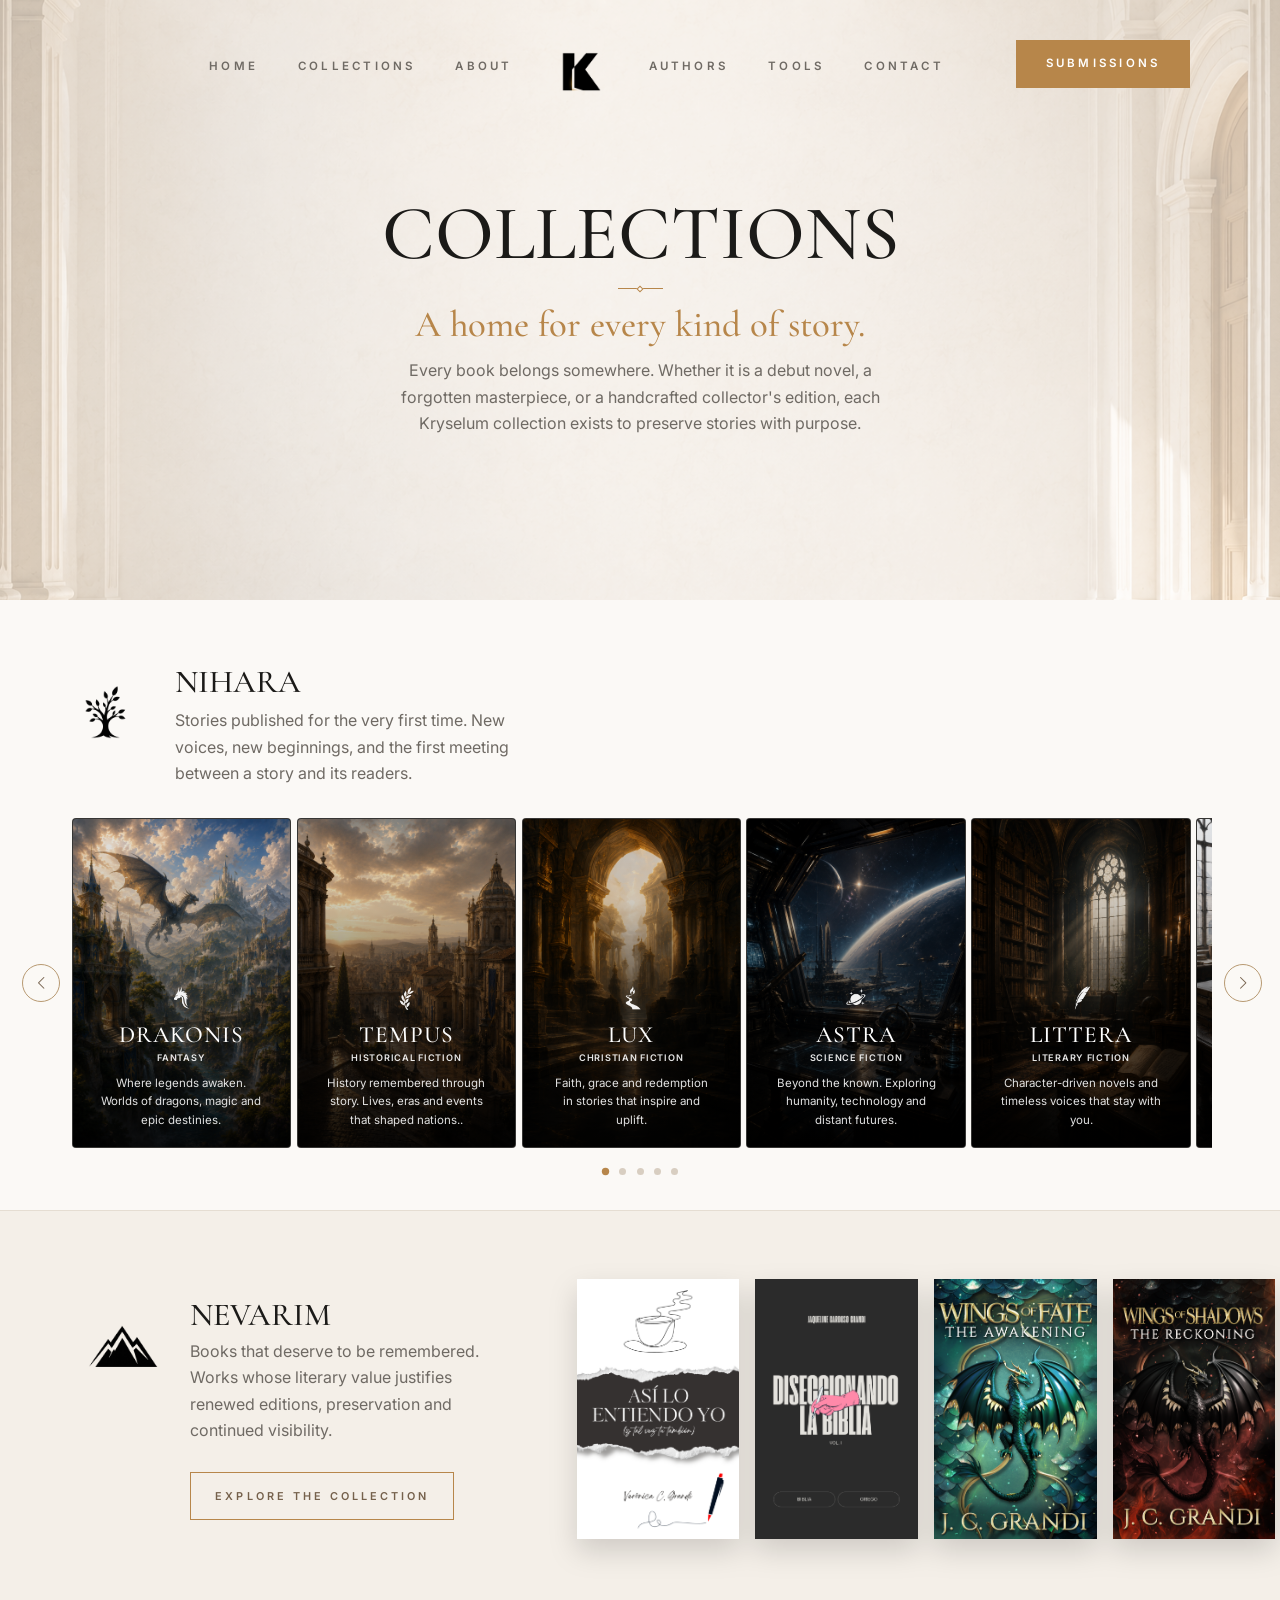
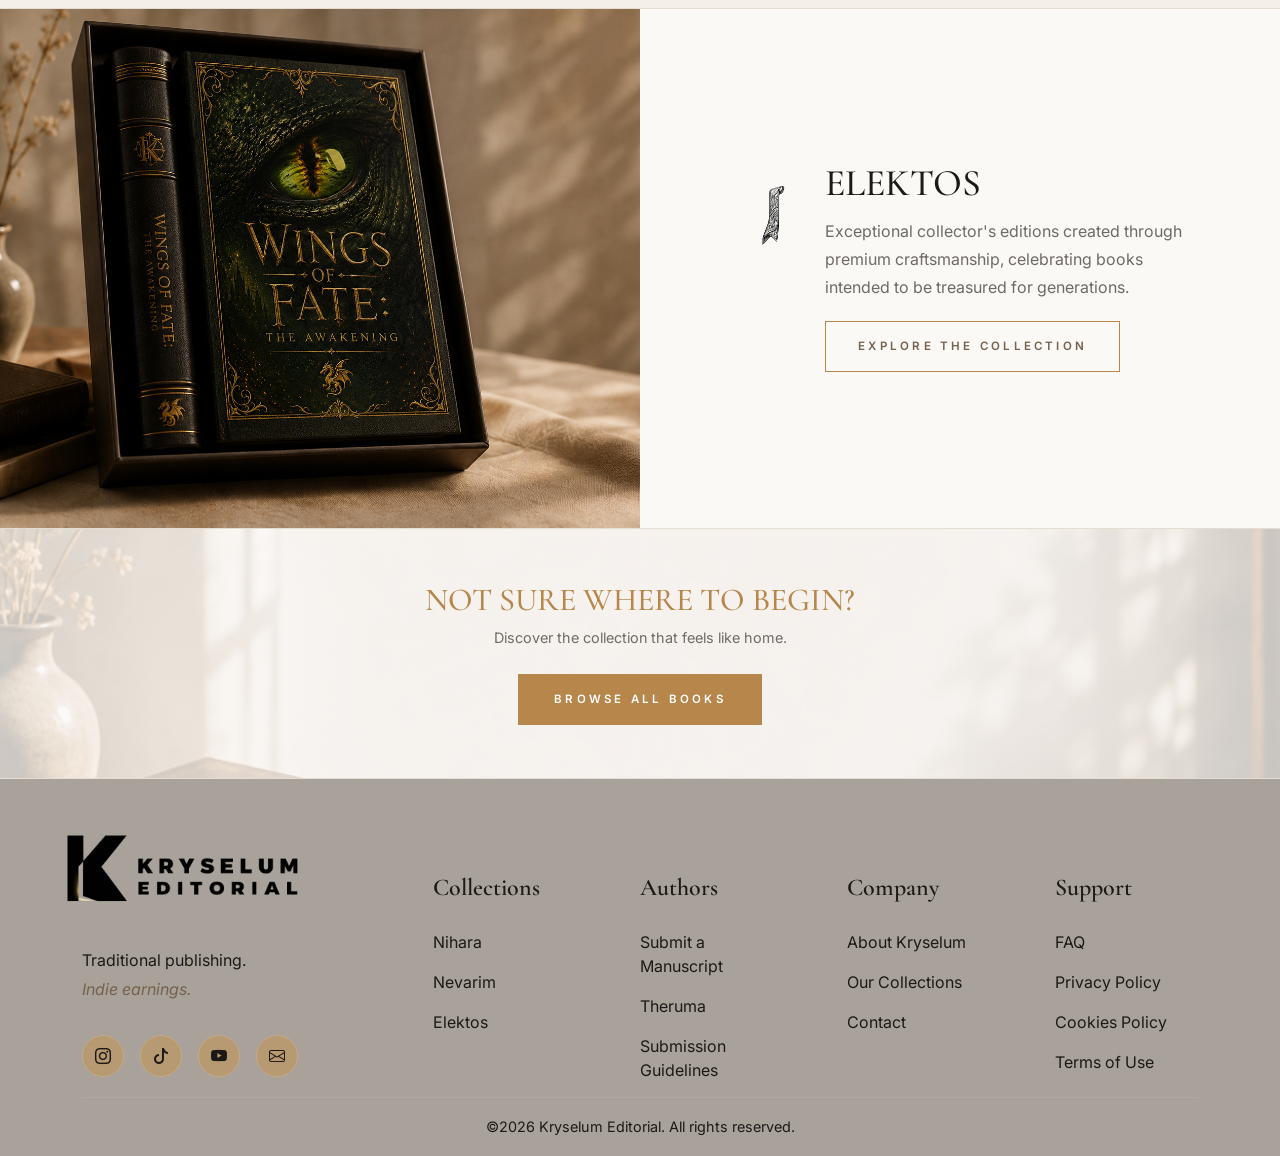
<file: collections.html>
<!DOCTYPE html>
<html lang="en">
<head>
    <meta charset="UTF-8">
    <meta name="viewport" content="width=device-width, initial-scale=1.0">

    <meta name="description" content="Kryselum Editoria Collections.">
    <meta name="author" content="Kryselum Editorial Collections">

    <title>Collections</title>

    <link href="https://cdn.jsdelivr.net/npm/bootstrap@5.3.7/dist/css/bootstrap.min.css" rel="stylesheet">

    <link href="https://cdn.jsdelivr.net/npm/bootstrap-icons@1.13.1/font/bootstrap-icons.min.css" rel="stylesheet">

    <link rel="shortcut icon" href="favicon.ico" type="image/x-icon">
    <link rel="shortcut icon" href="favicon.png" type="image/x-icon">


    <link rel="stylesheet" href="css/global.css">
    <link rel="stylesheet" href="css/layout.css">
    <link rel="stylesheet" href="css/collections.css">

    <link rel="stylesheet" href="css/responsive/phone.css">
    <link rel="stylesheet" href="css/responsive/small-desktop.css">
    <link rel="stylesheet" href="css/responsive/tablet.css">
</head>
<body>
    <header class="header" id="header">
        <div class="container">

            <button class="menu-toggle" id="open-menu" aria-label="Open menu">
                <i class="bi bi-list"></i>
            </button>

            <nav class="navbar" id="navbar">

        
                <button class="close-menu">
                    <i class="bi bi-x-lg"></i>
                </button>

                <ul class="nav-menu nav-left">
                    <li><a href="./">Home</a></li>
                    <li><a href="collections.html">Collections</a></li>
                    <li><a href="about.html">About</a></li>
                </ul>

                <a href="./" class="logo"><img src="assets/logos/k-logo-nbg.png" alt="kryselum logo"></a>

                <ul class="nav-menu nav-right">
                    <li><a href="authors.html">Authors</a></li>
                    <li><a href="/tools/index.html">Tools</a></li>
                    <li><a href="contact.html">Contact</a></li>

                    <li>
                        <a href="submissions.html" class="btn-primary">
                        Submissions
                        </a>
                    </li>
                </ul>
            </nav>
        </div>
    </header>

    <main>

        <section class="collections-hero">
             <div class="hero-overlay"></div>

            <div class="hero-content">
                <h1>Collections</h1>
                <div class="divider"></div>

                <h2>A home for every kind of story.</h2>
                <p>Every book belongs somewhere. Whether it is a debut novel, a forgotten masterpiece, or a handcrafted collector's edition, each Kryselum collection exists to preserve stories with purpose.</p>
            </div>
        </section>

        <section class="collection-section nihara">
            <div class="section-heading">
                <img src="assets/icons/nihara.png" alt="">

                <div>
                    <h2>Nihara</h2>

                    <p>Stories published for the very first time.
                    New voices, new beginnings,
                    and the first meeting between a story
                    and its readers.
                    </p>
                </div>

            </div>

            <div class="collection-slider">
                <button class="slider-arrow left" aria-label="Previous books">
                    <i class="bi bi-chevron-left"></i>
                </button>

                <div class="collection-cards">

                    <article class="collection-card">
                        <img src="assets/images/drakonis.png" alt="Fantasy">

                        <div aria-checked="overlay"></div>

                        <div class="card-content">
                            <img src="assets/icons/drakonis.png" alt="">
                            <h3>Drakonis</h3>
                            <span>Fantasy</span>
                            <p>
                                Where legends awaken.
                                Worlds of dragons,
                                magic and epic destinies.
                            </p>
                        </div>

                    </article>

                    <article class="collection-card">
                        <img src="assets/images/tempus.png" alt="Historical Fiction">
                        <div class="overlay"></div>

                        <div class="card-content">
                            <img src="assets/icons/tempus.png" alt="">
                            <h3>Tempus</h3>
                            <span>Historical Fiction</span>
                            <p>
                                History remembered through story.
                                Lives, eras and events
                                that shaped nations..
                            </p>
                        </div>

                    </article>

                    <article class="collection-card">
                        <img src="assets/images/lux.png" alt="Christian Fiction">
                        <div class="overlay"></div>

                        <div class="card-content">
                            <img src="assets/icons/lux.png" alt="">
                            <h3>Lux</h3>
                            <span>Christian Fiction</span>
                            <p>
                                Faith, grace and redemption in
                                stories that inspire and uplift.
                            </p>
                        </div>

                    </article>

                    <article class="collection-card">
                        <img src="assets/images/astra.png" alt="Science Fiction">
                        <div class="overlay"></div>

                        <div class="card-content">
                            <img src="assets/icons/astra.png" alt="">
                            <h3>Astra</h3>
                            <span>Science Fiction</span>
                            <p>
                                Beyond the known.
                                Exploring humanity,
                                technology and distant futures.
                            </p>
                        </div>

                    </article>

                    <article class="collection-card">
                        <img src="assets/images/littera.png" alt="Literary Fiction">
                        <div class="overlay"></div>

                        <div class="card-content">
                            <img src="assets/icons/littera.png" alt="">
                            <h3>Littera</h3>
                            <span>Literary Fiction</span>
                            <p>
                                Character-driven novels
                                and timeless voices
                                that stay with you.
                            </p>
                        </div>

                    </article>

                    <article class="collection-card">
                        <img src="assets/images/verbum.png" alt="Literary Fiction">
                        <div class="overlay"></div>

                        <div class="card-content">
                            <img src="assets/icons/verbum.png" alt="">
                            <h3>Verbum</h3>
                            <span>Faith & Apologetics</span>
                            <p>
                            Truth worth studying.
                            Faith, theology and Christian life
                            for a deeper understanding.
                            </p>
                        </div>

                    </article>

                </div>


                <button class="slider-arrow right" aria-label="Next books">
                    <i class="bi bi-chevron-right"></i>
                    
                </button>

            </div>
            <div class="slider-dots">
                <span class="active"></span>
                <span></span>
                <span></span>
                <span></span>
                <span></span>

            </div>

        </section>

        <section class="collection-section nevarim">
            <div class="nevarim-text">
                <div class="section-heading">
                    <img src="assets/icons/nevarim.png" alt="">

                    <div>
                        <h2>Nevarim</h2>
                        <p>
                            Books that deserve to be remembered.
                            Works whose literary value justifies
                            renewed editions, preservation
                            and continued visibility.
                        </p>

                    </div>
                </div>

                <a href="#" class="btn-secondary">Explore the Collection</a>
            </div>

            <div class="book-row">

            <img src="covers/asi-lo-entiendo.png" alt="">
            <img src="covers/diseccionando-biblia.png" alt="">
            <img src="covers/wings-of-fate.png" alt="">
            <img src="covers/wings-of-shadow.png" alt="">

            </div>

        </section>

        <section class="collection-section elektos">
            <div class="elektos-image">
                <img src="assets/images/special-edition.png" alt="Collector's Edition">
            </div>

            <div class="elektos-content">
                <div class="section-heading">
                    <img src="assets/icons/elektos.png" alt="">

                    <h2>Elektos</h2>
                    <p>
                        Exceptional collector's editions
                        created through premium craftsmanship,
                        celebrating books intended to be
                        treasured for generations.
                    </p>

                    <a href="#" class="btn-secondary">Explore the Collection</a>

                </div>
            </div>

            

        </section>

        <section class="collections-cta">
            <img src="assets/images/cta.png" alt="">

            <div class="cta-content">
                <h2>
                    Not sure where to begin?
                </h2>

                <p>
                    Discover the collection that feels like home.
                </p>

                <a href="#" class="btn-secondary">Browse all books</a>
            </div>

        </section>

    </main>

    <footer class="footer" id="footer">

        <div class="container">

            <div class="footer-container">

                <div class="footer-brand">

                    <a href="/" class="footer-logo">
                        <img src="assets/logos/full-logo-nbg.png" alt="Kryselum Editorial">
                    </a>

                    <p class="footer-tagline">
                        Traditional publishing.<br>
                        <span>Indie earnings.</span>
                    </p>

                    <div class="footer-social">

                        <a href="#"><i class="bi bi-instagram"></i></a>
                        <a href="#"><i class="bi bi-tiktok"></i></a>
                        <a href="#"><i class="bi bi-youtube"></i></a>
                        <a href="#"><i class="bi bi-envelope"></i></a>

                    </div>

                </div>

                <div class="footer-links">

                    <h3>Collections</h3>

                    <a href="#">Nihara</a>
                    <a href="#">Nevarim</a>
                    <a href="#">Elektos</a>

                </div>

                <div class="footer-links">

                    <h3>Authors</h3>

                    <a href="#">Submit a Manuscript</a>
                    <a href="#">Theruma</a>
                    <a href="#">Submission Guidelines</a>

                </div>

                <div class="footer-links">

                    <h3>Company</h3>

                    <a href="#">About Kryselum</a>
                    <a href="#">Our Collections</a>
                    <a href="#">Contact</a>

                </div>

                <div class="footer-links">

                    <h3>Support</h3>

                    <a href="#">FAQ</a>
                    <a href="#">Privacy Policy</a>
                    <a href="#">Cookies Policy</a>
                    <a href="#">Terms of Use</a>

                </div>

            </div>

            <div class="footer-bottom">

                <p>
                    ©2026 Kryselum Editorial. All rights reserved.
                </p>

            </div>

        </div>

    </footer>

    <script src="js/main.js"></script>
</body>
</html>
</file>
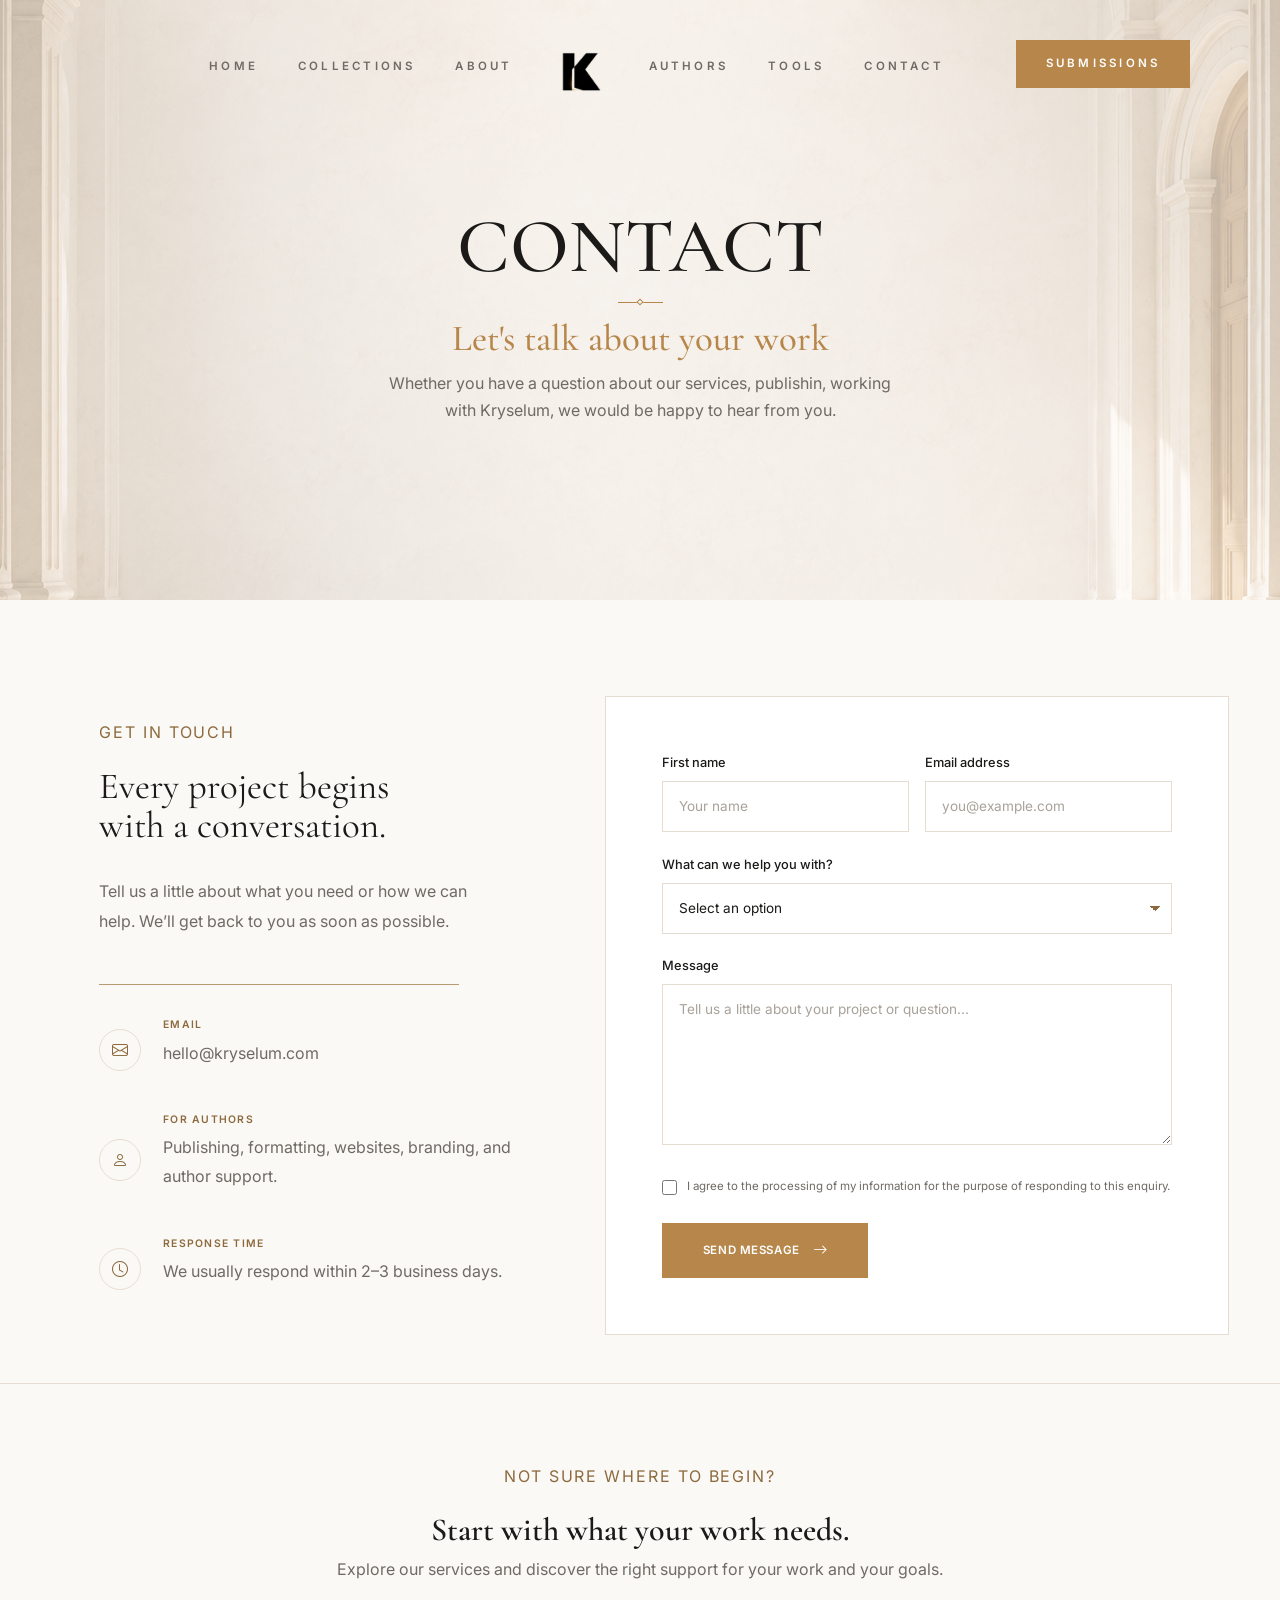
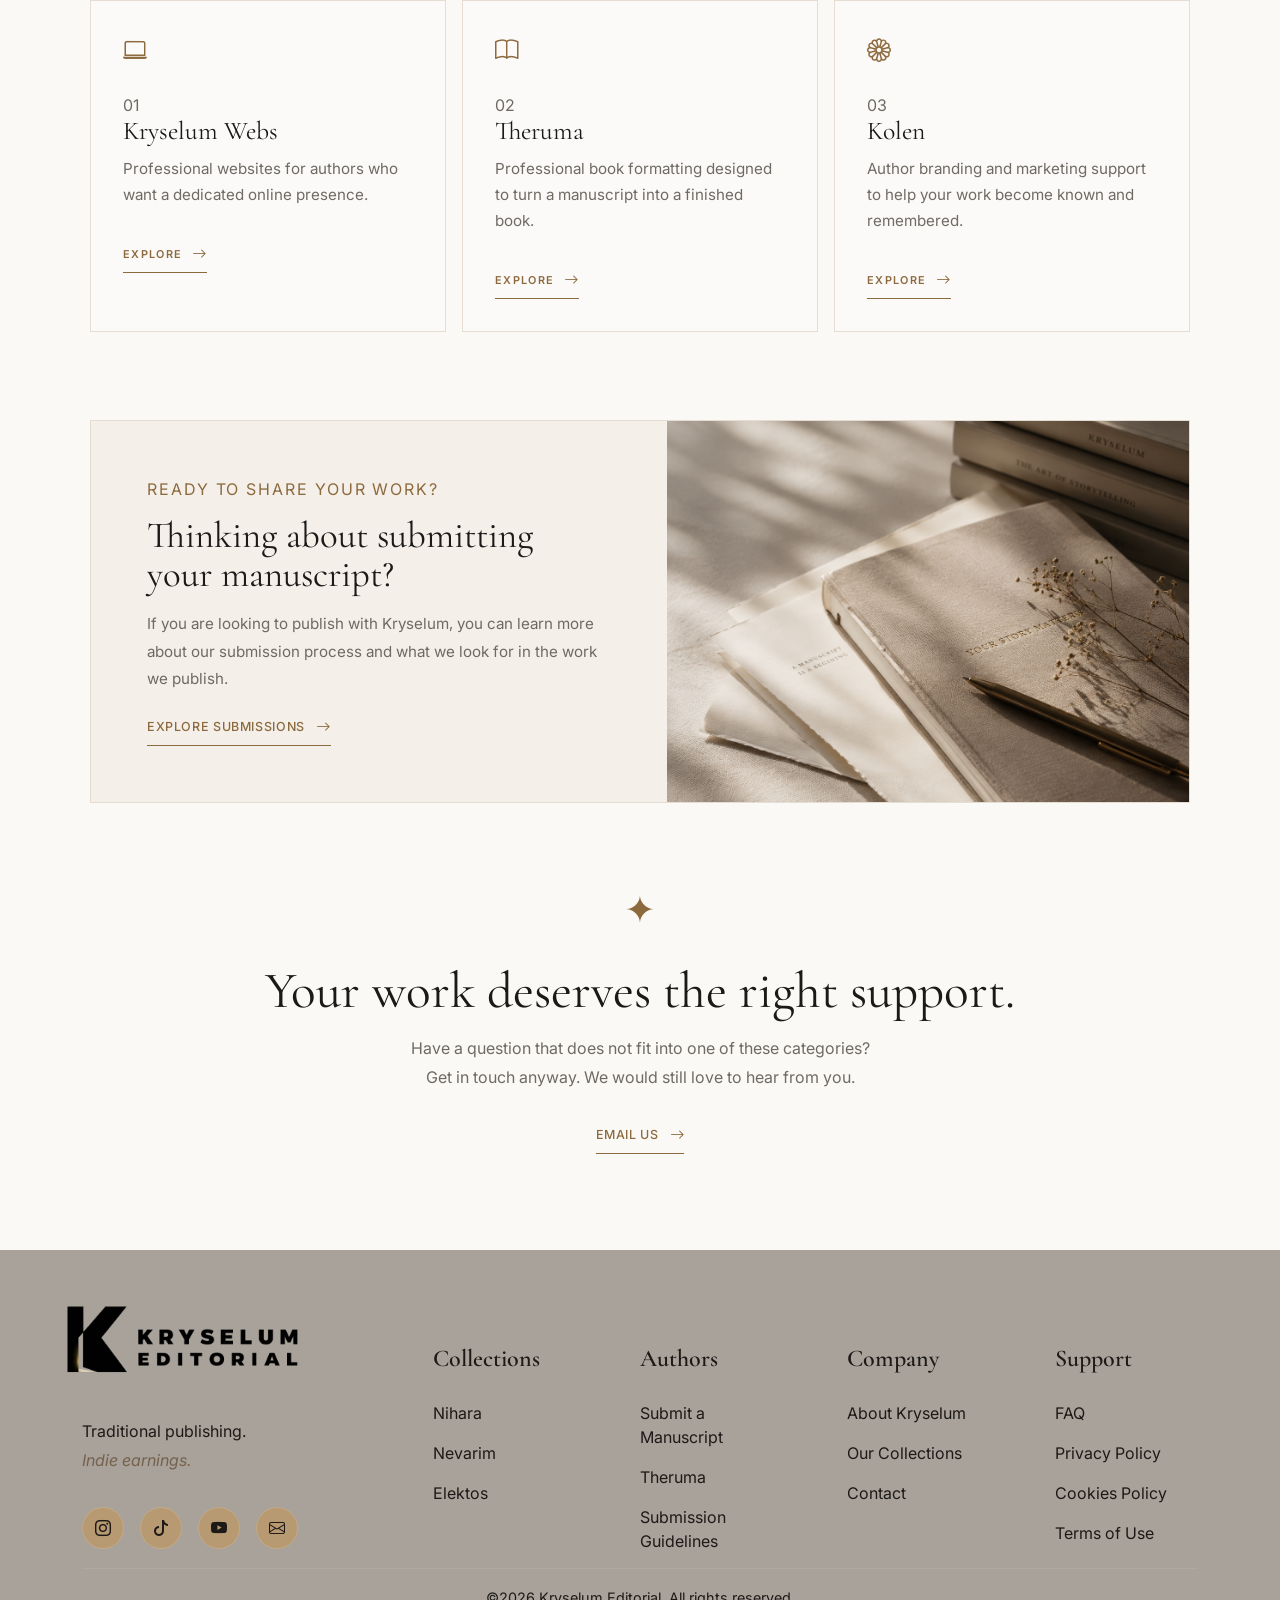
<file: contact.html>
<!DOCTYPE html>
<html lang="en">
<head>
    <meta charset="UTF-8">
    <meta name="viewport" content="width=device-width, initial-scale=1.0">
    <title>Contact</title>

    <meta name="description" content="Kryselum Editorial. Independant publishing for independant authors.">
    <meta name="author" content="Kryselum Editorial">

    <link rel="shortcut icon" href="favicon.ico" type="image/x-icon">

    <link rel="shortcut icon" href="favicon.png" type="image/x-icon">

    <link href="https://cdn.jsdelivr.net/npm/bootstrap@5.3.7/dist/css/bootstrap.min.css" rel="stylesheet">

    <link href="https://cdn.jsdelivr.net/npm/bootstrap-icons@1.13.1/font/bootstrap-icons.min.css" rel="stylesheet">


    <link rel="stylesheet" href="css/global.css">
    <link rel="stylesheet" href="css/hero-global.css">
    <link rel="stylesheet" href="css/layout.css">
    <link rel="stylesheet" href="css/contact.css">


    <link rel="stylesheet" href="css/responsive/phone.css">
    <link rel="stylesheet" href="css/responsive/small-desktop.css">
    <link rel="stylesheet" href="css/responsive/tablet.css">
</head>
<body>

    <header class="header" id="header">
        <div class="container">

            <button class="menu-toggle" id="open-menu" aria-label="Open menu">
                <i class="bi bi-list"></i>
            </button>

            <nav class="navbar" id="navbar">

        
                <button class="close-menu">
                    <i class="bi bi-x-lg"></i>
                </button>

                <ul class="nav-menu nav-left">
                    <li><a href="./">Home</a></li>
                    <li><a href="collections.html">Collections</a></li>
                    <li><a href="about.html">About</a></li>
                </ul>

                <a href="./" class="logo"><img src="assets/logos/k-logo-nbg.png" alt="kryselum logo"></a>

                <ul class="nav-menu nav-right">
                    <li><a href="authors.html">Authors</a></li>
                    <li><a href="/tools/index.html">Tools</a></li>
                    <li><a href="contact.html">Contact</a></li>

                    <li>
                        <a href="submissions.html" class="btn-primary">
                        Submissions
                        </a>
                    </li>
                </ul>
            </nav>
        </div>
    </header>

    <main>
        <section class="hero-global">
             <div class="hero-global-overlay"></div>

            <div class="hero-global-content">
                <h1>Contact</h1>
                <div class="divider"></div>

                <h2>Let's talk about your work </h2>
                <p>Whether you have a question about our services, publishin, working with Kryselum, we would be happy to hear from you.</p>
            </div>
        </section>

        <section class="contact-section">

            <!-- LEFT -->
            <div class="contact-info">

                <span class="section-number">
                    Get in touch
                </span>

                <h2>
                    Every project begins<br>
                    with a conversation.
                </h2>

                <p>
                    Tell us a little about what you need or how we can help.
                    We’ll get back to you as soon as possible.
                </p>

                <div class="contact-info-divider"></div>

                <div class="contact-details">

                    <div class="contact-detail">
                        <div class="contact-icon">
                            <i class="bi bi-envelope"></i>
                        </div>

                        <div>
                            <span>Email</span>
                            <p>hello@kryselum.com</p>
                        </div>
                    </div>

                    <div class="contact-detail">
                        <div class="contact-icon">
                            <i class="bi bi-person"></i>
                        </div>

                        <div>
                            <span>For authors</span>
                            <p>
                                Publishing, formatting, websites,
                                branding, and author support.
                            </p>
                        </div>
                    </div>

                    <div class="contact-detail">
                        <div class="contact-icon">
                            <i class="bi bi-clock"></i>
                        </div>

                        <div>
                            <span>Response time</span>
                            <p>
                                We usually respond within 2–3 business days.
                            </p>
                        </div>
                    </div>

                </div>

            </div>


            <!-- RIGHT -->
            <div class="contact-form-wrapper">

                <form class="contact-form"
                    action="#"
                    method="POST">

                    <div class="form-row">

                        <div class="form-group">
                            <label for="first-name">
                                First name
                            </label>

                            <input
                                type="text"
                                id="first-name"
                                name="first-name"
                                placeholder="Your name"
                                required>
                        </div>


                        <div class="form-group">
                            <label for="email">
                                Email address
                            </label>

                            <input
                                type="email"
                                id="email"
                                name="email"
                                placeholder="you@example.com"
                                required>
                        </div>


                        <div class="form-group">
                            <label for="service">
                                What can we help you with?
                            </label>

                            <select
                                name="services"
                                id="service"
                                required>

                                <option value="" selected disabled>
                                    Select an option
                                </option>

                                <option value="publishing">
                                    Publishing
                                </option>

                                <option value="kryselum-webs">
                                    Kryselum Webs
                                </option>

                                <option value="theruma">
                                    Theruma
                                </option>

                                <option value="kolen">
                                    Kolen
                                </option>

                                <option value="general">
                                    General enquiry
                                </option>

                                <option value="other">
                                    Other
                                </option>

                            </select>
                        </div>


                        <div class="form-group">
                            <label for="message">
                                Message
                            </label>

                            <textarea
                                id="message"
                                name="message"
                                rows="6"
                                placeholder="Tell us a little about your project or question..."
                                required></textarea>
                        </div>


                        <div class="form-consent">

                            <input
                                type="checkbox"
                                id="consent"
                                name="consent"
                                required>

                            <label for="consent">
                                I agree to the processing of my information
                                for the purpose of responding to this enquiry.
                            </label>

                        </div>


                        <button
                            type="submit"
                            class="contact-submit">

                            Send message

                            <i class="bi bi-arrow-right"></i>

                        </button>

                    </div>

                </form>

            </div>

        </section>

        <section class="contact-services">
            <div class="contact-services-inner">
                <span class="section-number">
                    Not sure where to begin?
                </span>

                <h2>
                    Start with what your work needs.
                </h2>

                <p>
                    Explore our services and discover the right support
                    for your work and your goals.
                </p>

                <div class="services-grid">

                    <!-- KRYSELUM WEBS -->
                    <article class="service-card">

                        <div class="service-card-icon">
                            <i class="bi bi-laptop"></i>
                        </div>

                        <div class="service-card-content">

                            <span class="service-number">
                                01
                            </span>

                            <h3>
                                Kryselum Webs
                            </h3>

                            <p>
                                Professional websites for authors
                                who want a dedicated online presence.
                            </p>

                            <a href="kryselum-webs.html" class="tool-link">

                                Explore

                                <i class="bi bi-arrow-right"></i>

                            </a>

                        </div>

                    </article>


                    <!-- THERUMA -->
                    <article class="service-card">

                        <div class="service-card-icon">
                            <i class="bi bi-book"></i>
                        </div>

                        <div class="service-card-content">

                            <span class="service-number">
                                02
                            </span>

                            <h3>
                                Theruma
                            </h3>

                            <p>
                                Professional book formatting designed
                                to turn a manuscript into a finished book.
                            </p>

                            <a href="theruma.com" class="tool-link">

                                Explore

                                <i class="bi bi-arrow-right"></i>

                            </a>

                        </div>

                    </article>


                    <!-- KOLEN -->
                    <article class="service-card">

                        <div class="service-card-icon">
                            <i class="bi bi-flower1"></i>
                        </div>

                        <div class="service-card-content">

                            <span class="service-number">
                                03
                            </span>

                            <h3>
                                Kolen
                            </h3>

                            <p>
                                Author branding and marketing support
                                to help your work become known and remembered.
                            </p>

                            <a href="kolen.html" class="tool-link">

                                Explore

                                <i class="bi bi-arrow-right"></i>

                            </a>

                        </div>

                    </article>

                </div>

            </div>
        </section>

        <section class="contact-submission">

            <div class="submission-content">

                <span class="section-number">
                    Ready to share your work?
                </span>

                <h2>
                    Thinking about submitting<br>
                    your manuscript?
                </h2>

                <p>
                    If you are looking to publish with Kryselum,
                    you can learn more about our submission process
                    and what we look for in the work we publish.
                </p>

                <a href="submissions.html" class="tool-link">

                    Explore submissions

                    <i class="bi bi-arrow-right"></i>

                </a>

            </div>


            <div class="submission-image">

                <img
                    src="assets/images/submit-contact.png"
                    alt="Manuscript ready for submission"
                >
            </div>
        </section>

        <section class="contact-final">

            <div class="contact-final-symbol">
                ✦
            </div>

            <h2>
                Your work deserves the right support.
            </h2>

            <p>
                Have a question that does not fit into one of these categories?
                <br>
                Get in touch anyway. We would still love to hear from you.
            </p>

            <a href="mailto:hello@kryselum.com" class="tool-link">

                Email us

                <i class="bi bi-arrow-right"></i>

            </a>

        </section>
    </main>

    <footer class="footer" id="footer">

        <div class="container">

            <div class="footer-container">

                <div class="footer-brand">

                    <a href="/" class="footer-logo">
                        <img src="assets/logos/full-logo-nbg.png" alt="Kryselum Editorial">
                    </a>

                    <p class="footer-tagline">
                        Traditional publishing.<br>
                        <span>Indie earnings.</span>
                    </p>

                    <div class="footer-social">

                        <a href="#"><i class="bi bi-instagram"></i></a>
                        <a href="#"><i class="bi bi-tiktok"></i></a>
                        <a href="#"><i class="bi bi-youtube"></i></a>
                        <a href="#"><i class="bi bi-envelope"></i></a>

                    </div>

                </div>

                <div class="footer-links">

                    <h3>Collections</h3>

                    <a href="#">Nihara</a>
                    <a href="#">Nevarim</a>
                    <a href="#">Elektos</a>

                </div>

                <div class="footer-links">

                    <h3>Authors</h3>

                    <a href="#">Submit a Manuscript</a>
                    <a href="#">Theruma</a>
                    <a href="#">Submission Guidelines</a>

                </div>

                <div class="footer-links">

                    <h3>Company</h3>

                    <a href="#">About Kryselum</a>
                    <a href="#">Our Collections</a>
                    <a href="#">Contact</a>

                </div>

                <div class="footer-links">

                    <h3>Support</h3>

                    <a href="#">FAQ</a>
                    <a href="#">Privacy Policy</a>
                    <a href="#">Cookies Policy</a>
                    <a href="#">Terms of Use</a>

                </div>

            </div>

            <div class="footer-bottom">

                <p>
                    ©2026 Kryselum Editorial. All rights reserved.
                </p>

            </div>

        </div>

    </footer>

    <script src="js/main.js"></script>
    
</body>
</html>
</file>
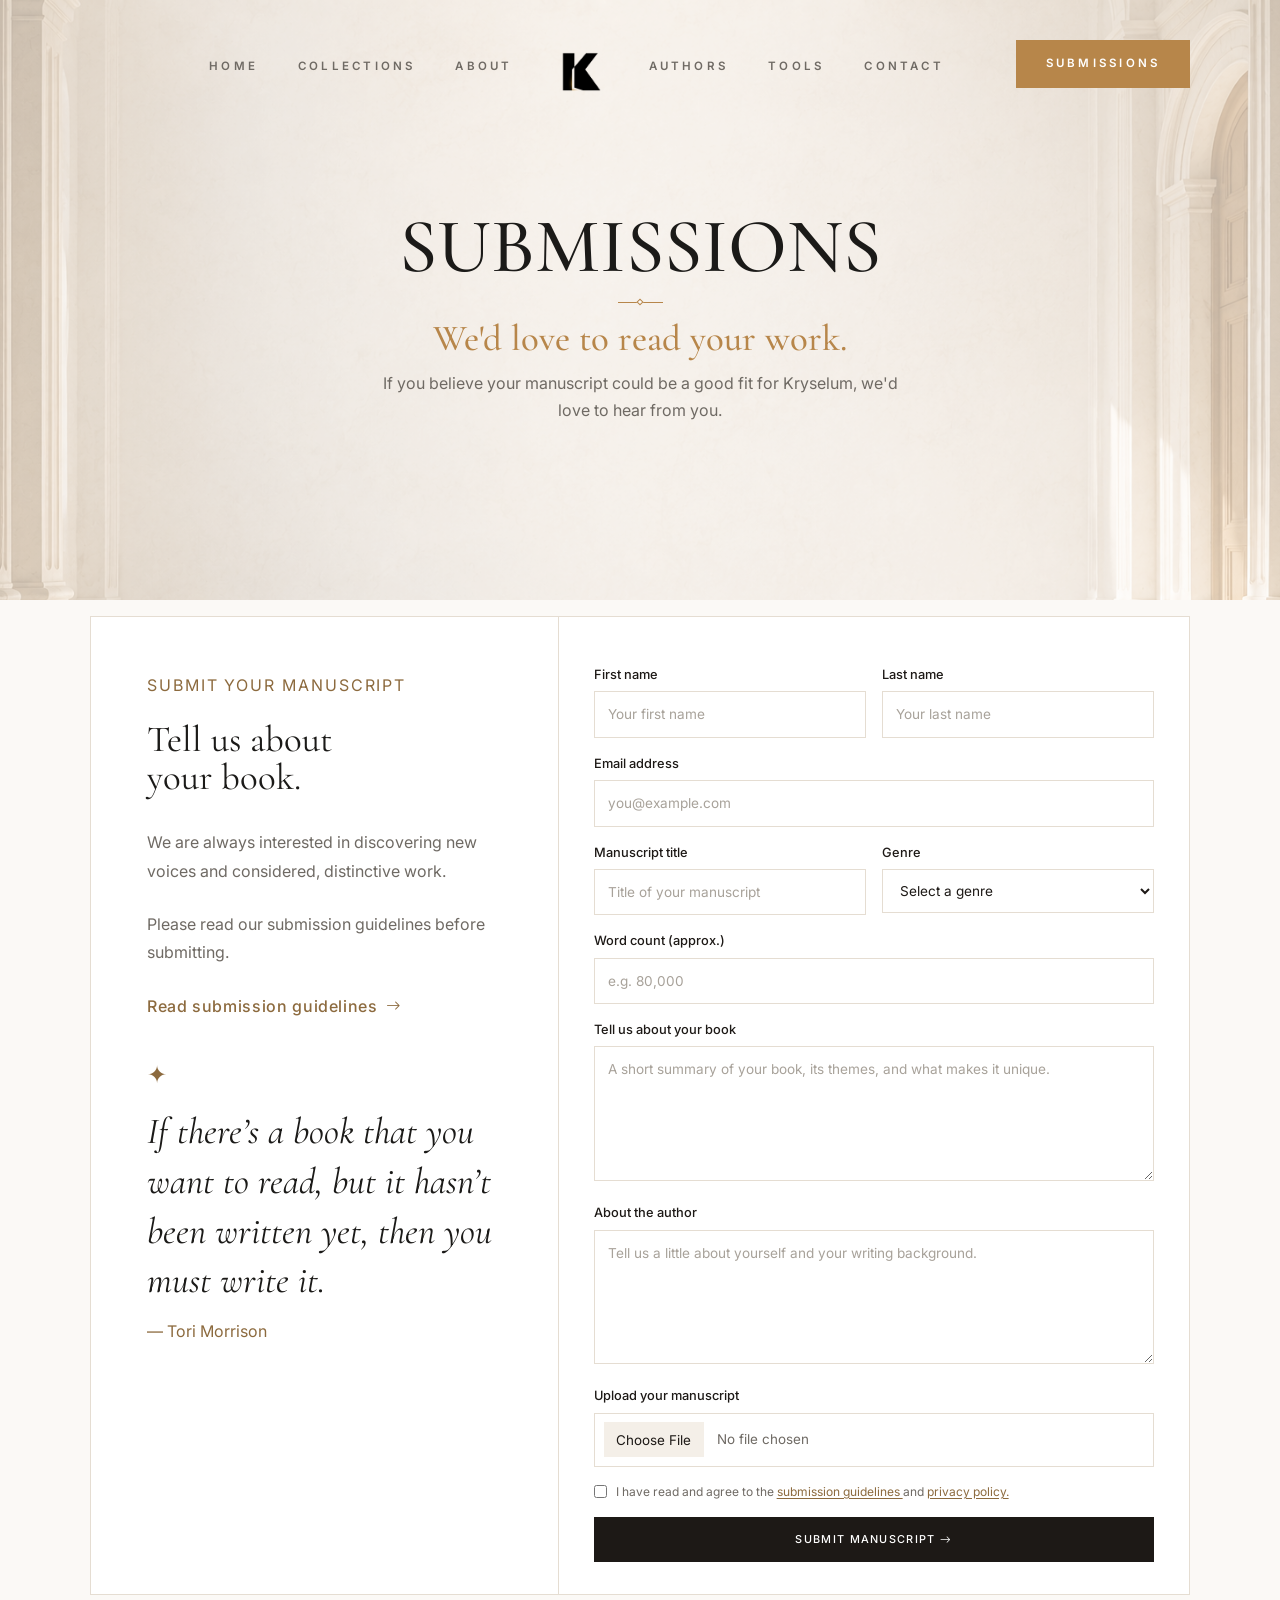
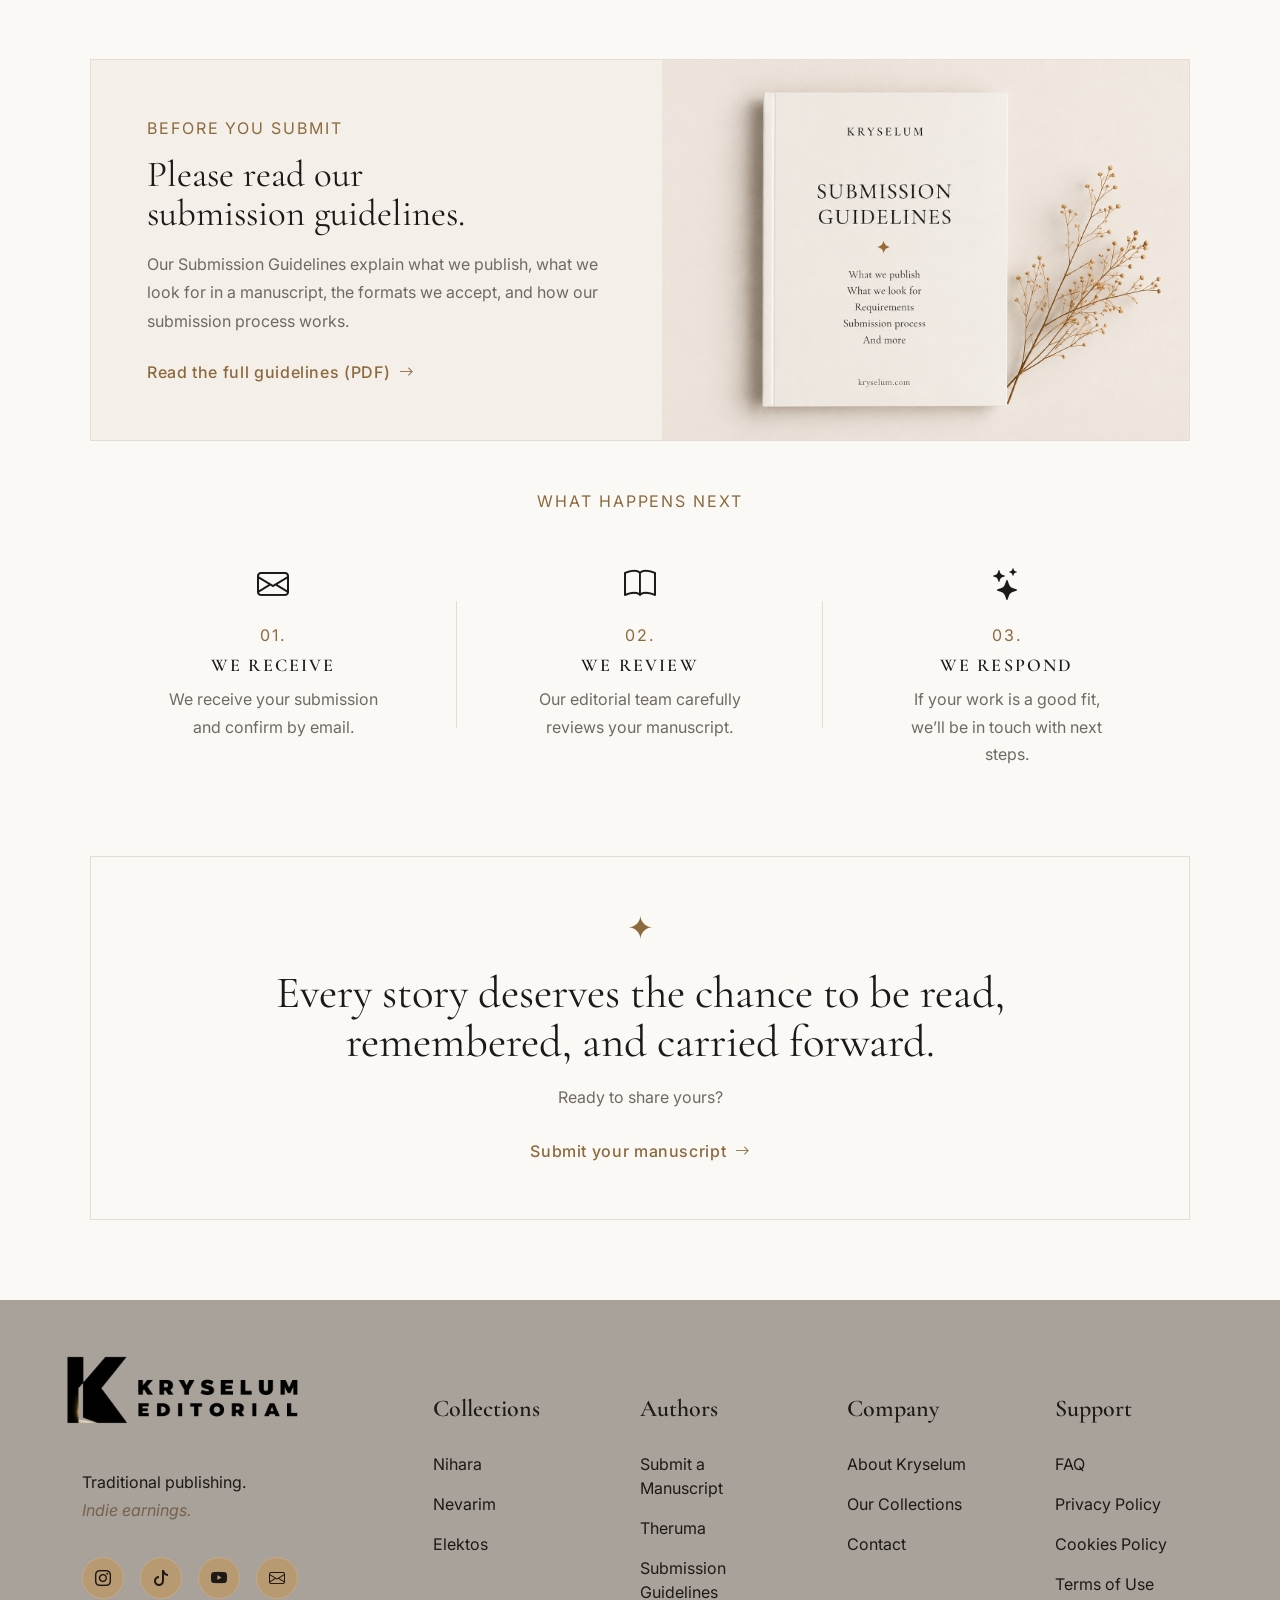
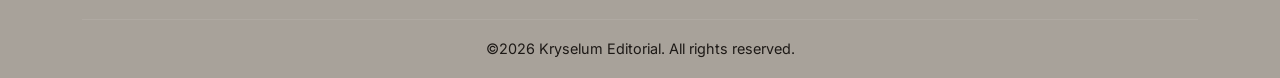
<file: submissions.html>
<!DOCTYPE html>
<html lang="en">
<head>
    <meta charset="UTF-8">
    <meta name="viewport" content="width=device-width, initial-scale=1.0">
    <title>Submissions</title>

    <meta name="description" content="Kryselum Editorial. Independant publishing for independant authors.">
    <meta name="author" content="Kryselum Editorial">

    <link rel="shortcut icon" href="favicon.ico" type="image/x-icon">

    <link rel="shortcut icon" href="favicon.png" type="image/x-icon">

    <link href="https://cdn.jsdelivr.net/npm/bootstrap@5.3.7/dist/css/bootstrap.min.css" rel="stylesheet">

    <link href="https://cdn.jsdelivr.net/npm/bootstrap-icons@1.13.1/font/bootstrap-icons.min.css" rel="stylesheet">


    <link rel="stylesheet" href="css/global.css">
    <link rel="stylesheet" href="css/hero-global.css">
    <link rel="stylesheet" href="css/layout.css">
    <link rel="stylesheet" href="css/submissions.css">


    <link rel="stylesheet" href="css/responsive/phone.css">
    <link rel="stylesheet" href="css/responsive/small-desktop.css">
    <link rel="stylesheet" href="css/responsive/tablet.css">
</head>
<body>

    <header class="header" id="header">
        <div class="container">

            <button class="menu-toggle" id="open-menu" aria-label="Open menu">
                <i class="bi bi-list"></i>
            </button>

            <nav class="navbar" id="navbar">

        
                <button class="close-menu">
                    <i class="bi bi-x-lg"></i>
                </button>

                <ul class="nav-menu nav-left">
                    <li><a href="./">Home</a></li>
                    <li><a href="collections.html">Collections</a></li>
                    <li><a href="about.html">About</a></li>
                </ul>

                <a href="./" class="logo"><img src="assets/logos/k-logo-nbg.png" alt="kryselum logo"></a>

                <ul class="nav-menu nav-right">
                    <li><a href="authors.html">Authors</a></li>
                    <li><a href="/tools/index.html">Tools</a></li>
                    <li><a href="contact.html">Contact</a></li>

                    <li>
                        <a href="submissions.html" class="btn-primary">
                        Submissions
                        </a>
                    </li>
                </ul>
            </nav>
        </div>
    </header>

    <main>
        <section class="hero-global">
             <div class="hero-global-overlay"></div>

            <div class="hero-global-content">
                <h1>Submissions</h1>
                <div class="divider"></div>

                <h2>We'd love to read your work.</h2>
                <p>If you believe your manuscript could be a good fit for Kryselum, we'd love to hear from you.</p>
            </div>
        </section>

        <section class="submission-section">
            <div class="submission-content">
                <span class="section-number">
                    Submit your manuscript
                </span>

                <h2>
                    Tell us about<br>
                    your book.
                </h2>

                <p>
                    We are always interested in discovering new voices
                    and considered, distinctive work.
                </p>

                 <p>
                    Please read our submission guidelines
                    before submitting.
                </p>

                <a href="#guidelines" class="tool-link">
                    Read submission guidelines
                    <i class="bi bi-arrow-right"></i>
                </a>

                <div>
                    <span class="submission-quote-symbol">✦</span>

                    <blockquote>
                        If there’s a book that you want to read,
                        but it hasn’t been written yet,
                        then you must write it.

                    </blockquote>

                    <cite>— Tori Morrison</cite>
                </div>

            </div>

            <div class="submission-form-wrapper">
                <form class="submission-form"
                action="#"
                method="post"
                enctype="multipart/form-data">

                    <div class="form-row">

                        <div class="form-group">

                            <label for="first-name">
                                First name
                            </label>

                            <input
                                type="text"
                                id="first-name"
                                name="first-name"
                                placeholder="Your first name"
                                required>

                        </div>

                        <div class="form-group">

                            <label for="last-name">
                                Last name
                            </label>

                            <input
                                type="text"
                                id="last-name"
                                name="last-name"
                                placeholder="Your last name"
                                required
                            >

                        </div>
                    </div>

                    <div class="form-group">

                        <label for="submission-email">
                            Email address
                        </label>

                        <input
                            type="email"
                            id="submission-email"
                            name="email"
                            placeholder="you@example.com"
                            required
                        >
                    </div>

                    <div class="form-row">
                        <div class="form-group">

                            <label for="manuscript-title">
                                Manuscript title
                            </label>

                            <input
                                type="text"
                                id="manuscript-title"
                                name="manuscript-title"
                                placeholder="Title of your manuscript"
                                required
                            >
                        </div>

                        <div class="form-group">
                            <label for="genre">
                                Genre
                            </label>

                            <select
                                id="genre"
                                name="genre"
                                required>

                                <option value="" selected disabled>
                                    Select a genre
                                </option>

                                <option value="literary-fiction">
                                    Literary fiction
                                </option>

                                <option value="fantasy">
                                    Fantasy
                                </option>

                                <option value="historical-fiction">
                                    Historical Fiction
                                </option>

                                <option value="science-fiction">
                                    Science Fiction
                                </option>

                                <option value="christian-fiction">
                                    Christian Fiction
                                </option>

                                <option value="theology-apologetics">
                                    Faith & Theology 
                                </option>
                            </select>

                        </div>
                    </div>

                    <div class="form-group">

                        <label for="word-count">
                            Word count (approx.)
                        </label>

                        <input
                            type="number"
                            id="word-count"
                            name="word-count"
                            placeholder="e.g. 80,000"
                            min="1"
                            required>

                    </div>

                    <div class="form-group">

                        <label for="book-description">
                            Tell us about your book
                        </label>

                        <textarea
                            id="book-description"
                            name="book-description"
                            rows="5"
                            placeholder="A short summary of your book, its themes, and what makes it unique."
                            required></textarea>

                    </div>

                    <div class="form-group">

                        <label for="author-bio">
                            About the author
                        </label>

                        <textarea
                            id="author-bio"
                            name="author-bio"
                            rows="5"
                            placeholder="Tell us a little about yourself and your writing background."
                            required></textarea>

                    </div>

                    <div class="form-group">

                        <label for="manuscript">
                            Upload your manuscript
                        </label>

                        <input
                            type="file"
                            id="manuscript"
                            name="manuscript"
                            accept=".pdf,.doc,.docx"
                            required>

                    </div>

                    <div class="form-consent">
                        <input
                            type="checkbox"
                            id="submission-consent"
                            name="consent"
                            required>

                        <label for="submission-consent">

                            I have read and agree to the
                            <a href="#guidelines">
                                submission guidelines
                            </a>
                            and
                            <a href="privacy.html">
                                privacy policy.
                            </a>
                        </label>
                    </div>

                    <button
                        type="submit"
                        class="contact-submit">

                        Submit manuscript

                        <i class="bi bi-arrow-right"></i>

                    </button>
                </form>
            </div>
        </section>

        <section class="contact-submission" id="guidelines">

            <div class="submission-content">
                <span class="section-number">
                    Before you submit
                </span>

                <h2>
                    Please read our<br>
                    submission guidelines.
                </h2>

                <p>
                    Our Submission Guidelines explain what we publish,
                    what we look for in a manuscript, the formats we accept,
                    and how our submission process works.
                </p>

                <a
                    href="assets/documents/submission-guidelines.pdf"
                    class="tool-link"
                    target="_blank">

                    Read the full guidelines (PDF)

                    <i class="bi bi-arrow-right"></i>

                </a>

                <div class="submission-image">
                    <img src="assets/images/submission-guidelines.png" alt="Kryselum Submission Guidelines">
                </div>

            </div>
        </section>

        <section class="submission-process">
            <div class="submission-process-header">

                <span class="section-number">
                    What happens next
                </span>

            </div>

            <div class="process-grid">

                <div class="process-item">
                    <div class="process-icon">
                        <i class="bi bi-envelope"></i>
                    </div>

                    <span class="process-number">
                        01.
                    </span>

                    <h3>
                        We receive
                    </h3>

                    <p>
                        We receive your submission
                        and confirm by email.
                    </p>
                </div>

                <div class="process-item">
                    <div class="process-icon">
                        <i class="bi bi-book"></i>                    
                    </div>

                    <span class="process-number">
                        02.
                    </span>

                    <h3>
                        We review
                    </h3>

                    <p>
                        Our editorial team carefully
                        reviews your manuscript.
                    </p>
                </div>

                <div class="process-item">
                    <div class="process-icon">
                        <i class="bi bi-stars"></i>                    
                    </div>

                    <span class="process-number">
                        03.
                    </span>

                    <h3>
                        We respond
                    </h3>

                    <p>
                        If your work is a good fit,
                        we’ll be in touch with next steps.
                    </p>
                </div>
            </div>
        </section>

        <section class="submission-final">
            <div class="submission-final-symbol">
                ✦
            </div>

            <h2>
                Every story deserves the chance to be read,<br>
                remembered, and carried forward.
            </h2>

            <p>
                Ready to share yours?
            </p>

            <a
                href="#submission-form"
                class="tool-link">

                Submit your manuscript

                <i class="bi bi-arrow-right"></i>

            </a>

        </section>
    </main>

    <footer class="footer" id="footer">

        <div class="container">

            <div class="footer-container">

                <div class="footer-brand">

                    <a href="/" class="footer-logo">
                        <img src="assets/logos/full-logo-nbg.png" alt="Kryselum Editorial">
                    </a>

                    <p class="footer-tagline">
                        Traditional publishing.<br>
                        <span>Indie earnings.</span>
                    </p>

                    <div class="footer-social">

                        <a href="#"><i class="bi bi-instagram"></i></a>
                        <a href="#"><i class="bi bi-tiktok"></i></a>
                        <a href="#"><i class="bi bi-youtube"></i></a>
                        <a href="#"><i class="bi bi-envelope"></i></a>

                    </div>

                </div>

                <div class="footer-links">

                    <h3>Collections</h3>

                    <a href="#">Nihara</a>
                    <a href="#">Nevarim</a>
                    <a href="#">Elektos</a>

                </div>

                <div class="footer-links">

                    <h3>Authors</h3>

                    <a href="#">Submit a Manuscript</a>
                    <a href="#">Theruma</a>
                    <a href="#">Submission Guidelines</a>

                </div>

                <div class="footer-links">

                    <h3>Company</h3>

                    <a href="#">About Kryselum</a>
                    <a href="#">Our Collections</a>
                    <a href="#">Contact</a>

                </div>

                <div class="footer-links">

                    <h3>Support</h3>

                    <a href="#">FAQ</a>
                    <a href="#">Privacy Policy</a>
                    <a href="#">Cookies Policy</a>
                    <a href="#">Terms of Use</a>

                </div>

            </div>

            <div class="footer-bottom">

                <p>
                    ©2026 Kryselum Editorial. All rights reserved.
                </p>

            </div>

        </div>

    </footer>

    <script src="js/main.js"></script>
    
</body>
</html>
</file>
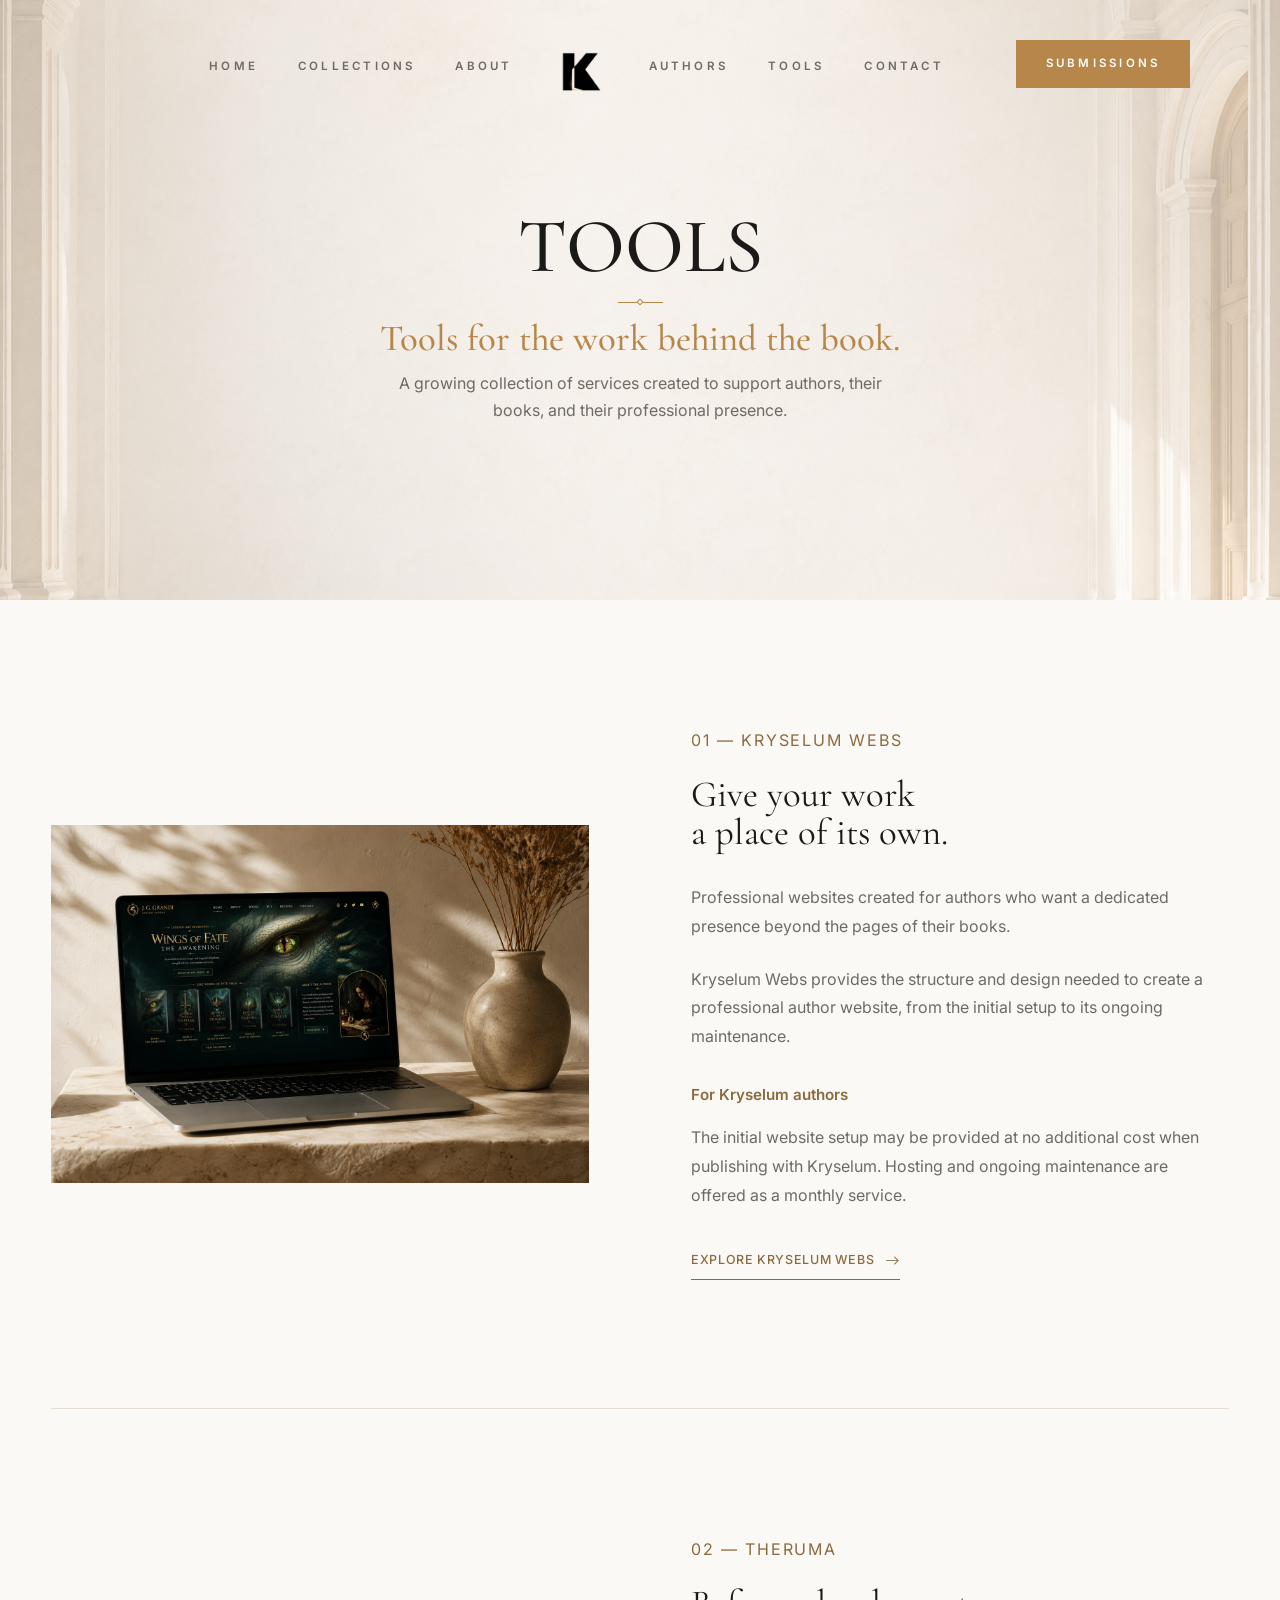
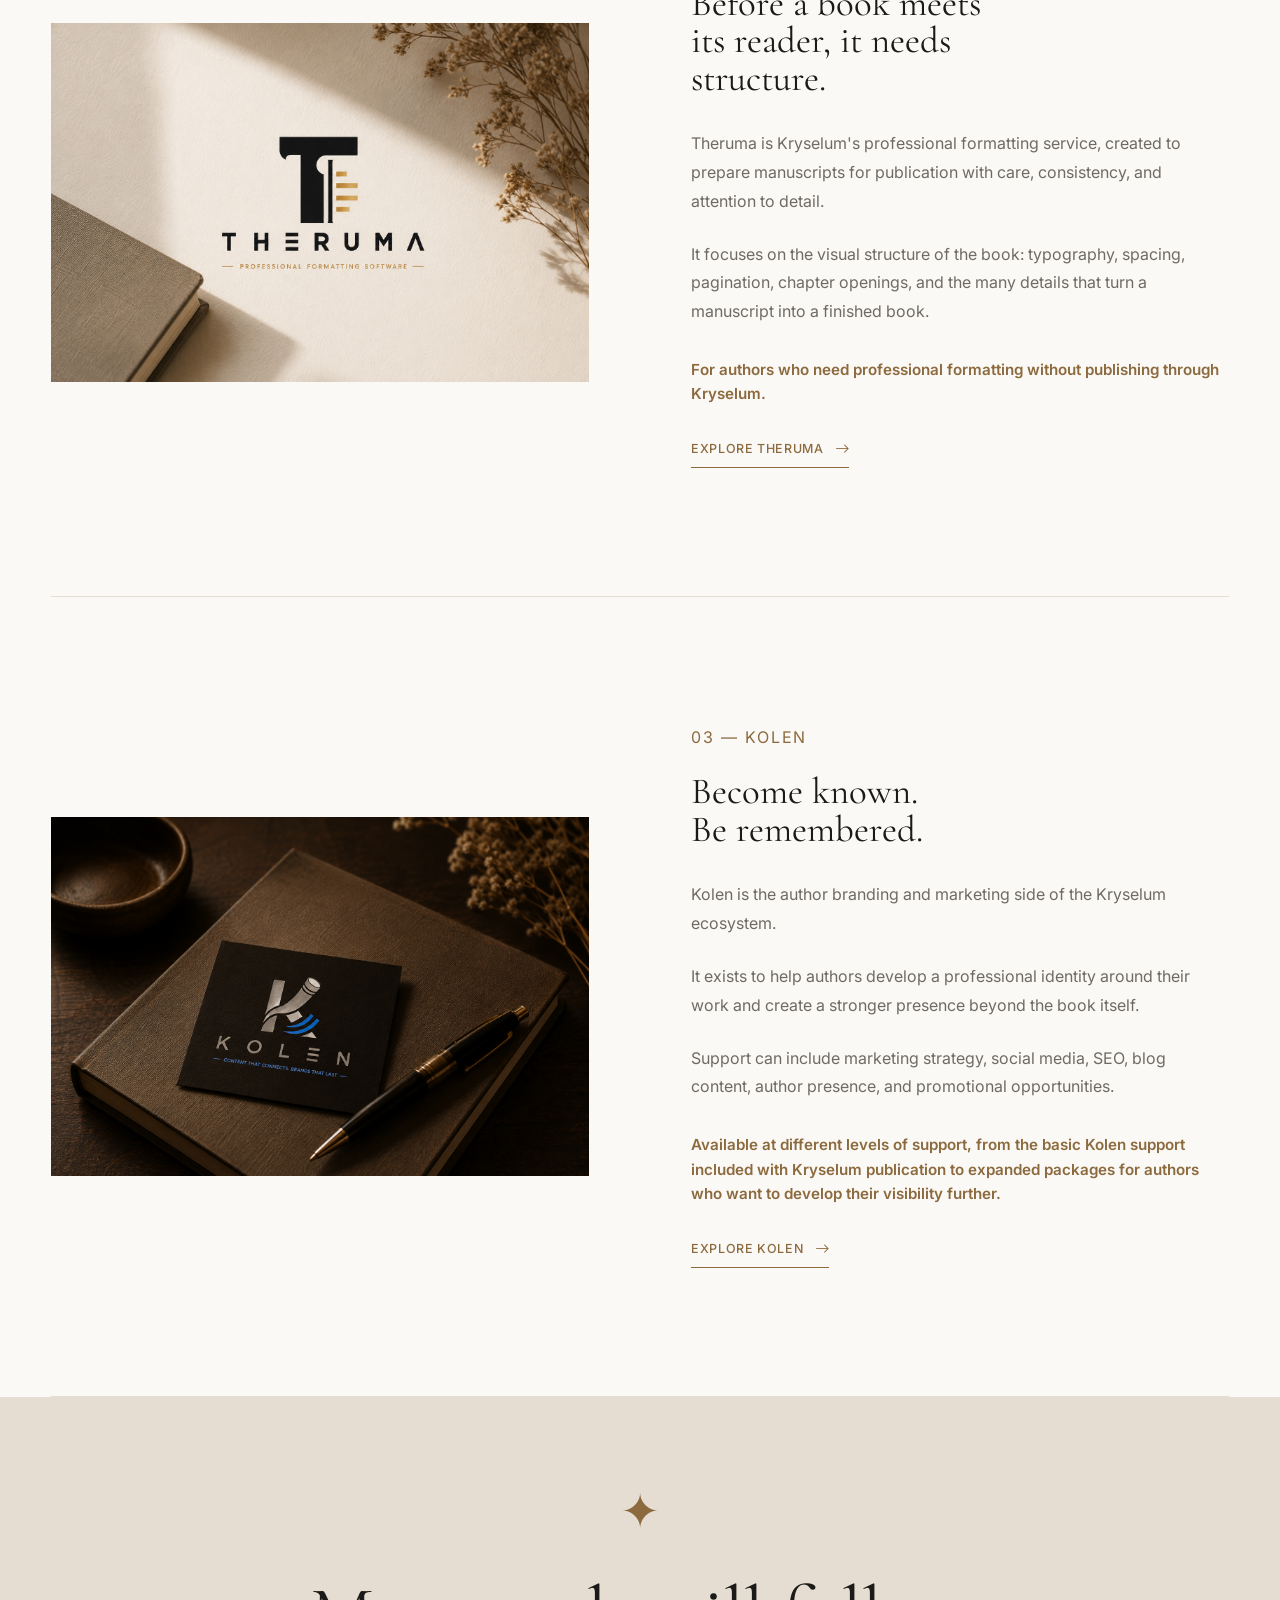
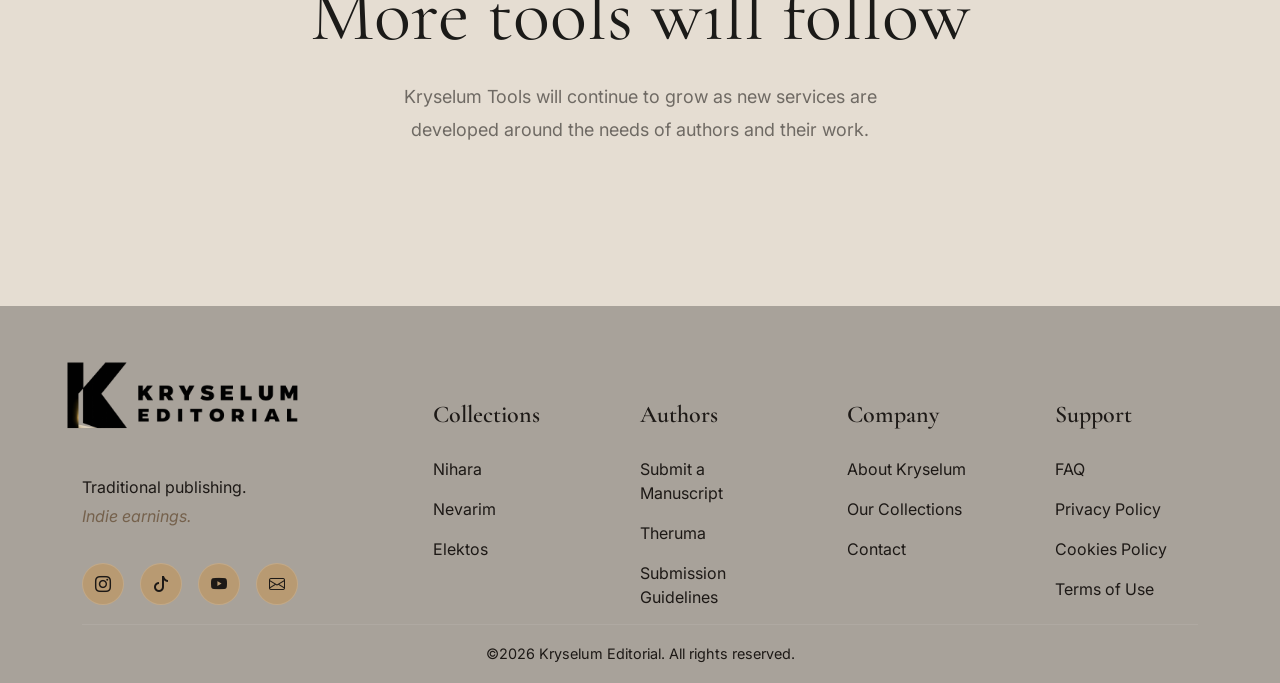
<file: tools.html>
<!DOCTYPE html>
<html lang="en">
<head>
    <meta charset="UTF-8">
    <meta name="viewport" content="width=device-width, initial-scale=1.0">
    <title>Tools</title>

    <meta name="description" content="Kryselum Editorial. Independant publishing for independant authors.">
    <meta name="author" content="Kryselum Editorial">

    <link rel="shortcut icon" href="favicon.ico" type="image/x-icon">

    <link rel="shortcut icon" href="favicon.png" type="image/x-icon">

    <link href="https://cdn.jsdelivr.net/npm/bootstrap@5.3.7/dist/css/bootstrap.min.css" rel="stylesheet">

    <link href="https://cdn.jsdelivr.net/npm/bootstrap-icons@1.13.1/font/bootstrap-icons.min.css" rel="stylesheet">


    <link rel="stylesheet" href="css/global.css">
    <link rel="stylesheet" href="css/hero-global.css">
    <link rel="stylesheet" href="css/layout.css">
    <link rel="stylesheet" href="css/tools.css">


    <link rel="stylesheet" href="css/responsive/phone.css">
    <link rel="stylesheet" href="css/responsive/small-desktop.css">
    <link rel="stylesheet" href="css/responsive/tablet.css">

</head>
<body>
    <header class="header" id="header">
        <div class="container">

            <button class="menu-toggle" id="open-menu" aria-label="Open menu">
                <i class="bi bi-list"></i>
            </button>

            <nav class="navbar" id="navbar">

        
                <button class="close-menu">
                    <i class="bi bi-x-lg"></i>
                </button>

                <ul class="nav-menu nav-left">
                    <li><a href="./">Home</a></li>
                    <li><a href="collections.html">Collections</a></li>
                    <li><a href="about.html">About</a></li>
                </ul>

                <a href="./" class="logo"><img src="assets/logos/k-logo-nbg.png" alt="kryselum logo"></a>

                <ul class="nav-menu nav-right">
                    <li><a href="authors.html">Authors</a></li>
                    <li><a href="tools.html">Tools</a></li>
                    <li><a href="contact.html">Contact</a></li>

                    <li>
                        <a href="submissions.html" class="btn-primary">
                        Submissions
                        </a>
                    </li>
                </ul>
            </nav>
        </div>
    </header>

    <main>

        <section class="hero-global">
             <div class="hero-global-overlay"></div>

            <div class="hero-global-content">
                <h1>Tools</h1>
                <div class="divider"></div>

                <h2>Tools for the work behind the book. </h2>
                <p>A growing collection of services created to support
                    authors, their books, and their professional presence.</p>
            </div>
        </section>

        <section class="tool-item tools-section" >
            <div class="tool-image">
                <img src="assets/images/kryselum-webs-tools.png" alt="Kryselum Webs">
            </div>

            <div class="tool-content">
                <span class="section-number">01 — Kryselum Webs</span>
                <h2>Give your work<br>
                a place of its own.</h2>

                <p>
                    Professional websites created for authors who want
                    a dedicated presence beyond the pages of their books.
                </p>

                <p>
                    Kryselum Webs provides the structure and design
                    needed to create a professional author website,
                    from the initial setup to its ongoing maintenance.
                </p>

                <h3>
                    For Kryselum authors
                </h3>

                <p>
                    The initial website setup may be provided at no
                    additional cost when publishing with Kryselum.
                    Hosting and ongoing maintenance are offered
                    as a monthly service.
                </p>

                <a href="kryselum-webs.html" class="tool-link">
                    Explore Kryselum Webs
                    <i class="bi bi-arrow-right"></i>
                </a>
            </div>
            
        </section>

        <section class="tool-item tools-section">
            <div class="tool-image">
                <img src="assets/images/theruma-tools.png" alt="Theruma Book Formatting">
            </div>

            <div class="tool-content">
                <span class="section-number">02 — Theruma</span>

                <h2>
                    Before a book meets<br>
                    its reader, it needs<br>
                    structure.
                </h2>

                <p>
                    Theruma is Kryselum's professional formatting
                    service, created to prepare manuscripts for
                    publication with care, consistency, and attention
                    to detail.
                </p>

                <p>
                    It focuses on the visual structure of the book:
                    typography, spacing, pagination, chapter openings,
                    and the many details that turn a manuscript into
                    a finished book.
                </p>

                <h3>
                    For authors who need professional formatting
                    without publishing through Kryselum.
                </h3>

                <a href="theruma.com" class="tool-link">
                    Explore Theruma
                    <i class="bi bi-arrow-right"></i>
                </a>
            </div>
        </section>

        <section class="tool-item tools-section">
            <div class="tool-image">
                <img src="assets/images/kolen-tools.png" alt="Kolen, author growth and content">
            </div>

            <div class="tool-content">
                <span class="section-number">
                    03 — Kolen
                </span>

                <h2>
                    Become known.<br>
                    Be remembered.
                </h2>

                <p>
                    Kolen is the author branding and marketing side
                    of the Kryselum ecosystem.
                </p>

                <p>
                    It exists to help authors develop a professional
                    identity around their work and create a stronger
                    presence beyond the book itself.
                </p>

                <p>
                    Support can include marketing strategy, social media,
                    SEO, blog content, author presence, and promotional
                    opportunities.
                </p>

                <h3>
                    Available at different levels of support, from the
                    basic Kolen support included with Kryselum publication
                    to expanded packages for authors who want to develop
                    their visibility further.
                </h3>

                <a href="kolen.html" class="tool-link">
                    Explore Kolen
                    <i class="bi bi-arrow-right"></i>
                </a>

            </div>
        </section>

        <section class="tools-future">

            <div class="tools-future-symbol">
                ✦
            </div>
            <h2>More tools will follow</h2>

            <p>
                Kryselum Tools will continue to grow as new services
                are developed around the needs of authors and their work.
            </p>
        </section>

    </main>

    
    <footer class="footer" id="footer">

        <div class="container">

            <div class="footer-container">

                <div class="footer-brand">

                    <a href="/" class="footer-logo">
                        <img src="assets/logos/full-logo-nbg.png" alt="Kryselum Editorial">
                    </a>

                    <p class="footer-tagline">
                        Traditional publishing.<br>
                        <span>Indie earnings.</span>
                    </p>

                    <div class="footer-social">

                        <a href="#"><i class="bi bi-instagram"></i></a>
                        <a href="#"><i class="bi bi-tiktok"></i></a>
                        <a href="#"><i class="bi bi-youtube"></i></a>
                        <a href="#"><i class="bi bi-envelope"></i></a>

                    </div>

                </div>

                <div class="footer-links">

                    <h3>Collections</h3>

                    <a href="#">Nihara</a>
                    <a href="#">Nevarim</a>
                    <a href="#">Elektos</a>

                </div>

                <div class="footer-links">

                    <h3>Authors</h3>

                    <a href="#">Submit a Manuscript</a>
                    <a href="#">Theruma</a>
                    <a href="#">Submission Guidelines</a>

                </div>

                <div class="footer-links">

                    <h3>Company</h3>

                    <a href="#">About Kryselum</a>
                    <a href="#">Our Collections</a>
                    <a href="#">Contact</a>

                </div>

                <div class="footer-links">

                    <h3>Support</h3>

                    <a href="#">FAQ</a>
                    <a href="#">Privacy Policy</a>
                    <a href="#">Cookies Policy</a>
                    <a href="#">Terms of Use</a>

                </div>

            </div>

            <div class="footer-bottom">

                <p>
                    ©2026 Kryselum Editorial. All rights reserved.
                </p>

            </div>

        </div>

    </footer>

    <script src="js/main.js"></script>
</body>
</html>
</file>
<file: css/global.css>
@charset "UTF-8";

@import url('https://fonts.googleapis.com/css2?family=Cormorant+Garamond:wght@300;400;500;600;700&display=swap');

@import url('https://fonts.googleapis.com/css2?family=Inter:wght@300;400;500;600;700&display=swap');

:root {

    /*COLORS*/

    --white: #FFFFFF;

    --off-white: #FBF9F6;

    --light-beige: #F4EFE8;

    --beige: #E8DED1;

    --warm-beige: #D7C4A8;

    --dark-beige: #B89A72;

    --bronze: #B7864A;

    --brown: #75614C;

    --gray: #6F6A64;

    --gray-light: #A8A29A;

    --black: #1B1A18;

    --border: #E5DDD2;

    --gold:#B7864A;

    --gold-dark:#8C6A3E;

    --charcoal:#1D1916;


    /*BACKGROUND*/

    --background:var(--off-white);

    --surface:var(--white);

    --surface-light:var(--light-beige);


    /*TEXT COLORS*/

    --heading:var(--black);

    --text:var(--gray);

    --text-light:var(--gray-light);


    /*OVERLAYS*/

    --overlay-dark:rgba(28,26,24,.65);

    --overlay-light:rgba(255, 255, 255, 0.573);


    /*TYPOGRAPHY*/

    --font-heading:"Cormorant Garamond", serif;

    --font-body:"Inter", sans-serif;


    --fs-display:clamp(4rem,8vw,6rem);

    --fs-h1:clamp(3rem,6vw,4.8rem);

    --fs-h2:clamp(2.3rem,4vw,3.3rem);

    --fs-h3:1.6rem;

    --fs-large:1.125rem;

    --fs-base:1rem;

    --fs-small:.95rem;


    --fw-light:300;

    --fw-regular:400;

    --fw-medium:500;

    --fw-semibold:600;

    --fw-bold:700;


    --letter-spacing-small:.05em;

    --letter-spacing:.12em;

    --letter-spacing-large:.28em;


    /*CONTAINER*/

    --container-width: 1400px;

    --content-width: 720px;

    --section-padding: 8rem;

    --section-padding-small: 6rem;


    /*SPACING*/

    --space-xs:.5rem;

    --space-sm:.75rem;

    --space-md:1rem;

    --space-lg:1.5rem;

    --space-xl:2rem;

    --space-2xl:3rem;

    --space-3xl:5rem;


    /*BUTTONS*/

    --button-padding:1rem 2.5rem;

    --button-radius:.2rem;


    /*RADIUS*/

    --radius-sm:.2rem;

    --radius-md:.35rem;

    --radius-lg:.6rem;


    /*SHADOWS*/

    --shadow-sm:
    0 6px 16px rgba(0,0,0,.04);

    --shadow-md:
    0 12px 30px rgba(0,0,0,.06);

    --shadow-lg:
    0 20px 50px rgba(0,0,0,.08);


    /*EFFECTS*/

    --blur:blur(12px);

    --transition-fast:.25s ease;

    --transition:.35s ease;

    --transition-slow:.7s ease;

    --easing:cubic-bezier(.22,1,.36,1);

}


/*RESET*/

*, 
*::before,
*::after {
    margin:0;

    padding:0;

    box-sizing:border-box;

}

html {

    scroll-behavior:smooth;

    font-size:100%;

}

body {

    font-family:var(--font-body);

    color:var(--text);

    background:var(--background);

    overflow-x:hidden;

}

h1,
h2,
h3,
h4,
h5,
h6 {

    font-family:var(--font-heading);

    color:var(--heading);

    font-weight:var(--fw-semibold);

    line-height:1.1;

}

p {

    line-height:1.8;

}

img {

    display:block;

    max-width:100%;

    height:auto;

}

a {

    color:inherit;

    text-decoration:none;

}

button {

    border:none;

    background:none;

    cursor:pointer;

    font:inherit;

}


ul {

    list-style:none;

}

section{

    position:relative;

    width:100%;

}

.container{

    width:min(92%, var(--container-width));

    margin-inline:auto;

}
</file>
<file: css/layout.css>
/*HEADER*/

.header {
    position: absolute;

    top: 0;
    left: 0;

    width: 100%;
    padding: 2rem 0;

    z-index: 1000;
}

.header .container {

    display: flex;

    justify-content: center;

    align-items: center;

}

/*NAVBAR*/

.navbar {

    display: grid;

    grid-template-columns: 1fr auto 1fr;

    align-items: center;

    width: 100%;

    max-width: 1100px;

    margin-inline: auto;

}

.nav-left,
.nav-right {

    display: flex;

    align-items: center;

    gap: 2.5rem;

}

.nav-left{

    justify-content:flex-end;

    padding-right:3rem;

}

.nav-right{

    justify-content:flex-start;

    padding-left:3rem;

}

.nav-left a,
.nav-right li:not(:last-child) a {

    font-size:.72rem;

    font-weight:var(--fw-semibold);

    font-family:var(--font-body);

    text-transform:uppercase;

    letter-spacing:var(--letter-spacing-large);

    transition:var(--transition-fast);

}

.nav-left a:hover,
.nav-right li:not(:last-child) a:hover {

    color:var(--bronze);

}

.logo{

    display:flex;

    align-items:center;

    justify-content:center;

}

.logo img{

    width:40px;
    height: auto;

}

.nav-right li:last-child{

    margin-left:2rem;

}

.btn-primary{

    display:inline-flex;

    align-items:center;

    justify-content:center;

    padding:.9rem 1.8rem;
    margin:0;


    font-size:.72rem;

    font-family:var(--font-body);

    font-weight:var(--fw-semibold);

    text-transform:uppercase;

    letter-spacing:var(--letter-spacing-large);

    color:var(--white);

    background:var(--bronze);

    border:1px solid var(--bronze);

    transition:var(--transition);
    white-space: nowrap;

}

.btn-primary:hover{

    background:transparent;

    color:var(--bronze);

}

.menu-toggle,
.close-menu{

    display:none;

    font-size:1.6rem;

    color:var(--heading);

}

/*MAIN*/

.section-number {
    display: block;

    margin-bottom: var(--space-lg);
    font-family: var(--font-body);

    letter-spacing: var(--letter-spacing);
    text-transform: uppercase;
    color: var(--gold-dark);
}






/*BUTTON SECONDARY*/

.btn-secondary{

    display:inline-flex;

    align-items:center;
    justify-content:center;

    padding:.9rem 1.8rem;

    font-size:.72rem;

    font-family:var(--font-body);

    font-weight:var(--fw-semibold);

    text-transform:uppercase;

    letter-spacing:var(--letter-spacing-large);

    color:var(--brown);

    background:transparent;

    border:1px solid var(--bronze);

    transition:var(--transition);

}

.btn-secondary:hover{

    background:var(--bronze);

    color:var(--white);

}

/*FOOTER*/

.footer {
    padding:2rem 0;

    background:var(--gray-light);

}

.footer-container{

    display:grid;

    grid-template-columns:2fr repeat(4,1fr);

    gap:4rem;
    margin-top: 4rem;

}

.footer-logo img {
    width:100%;

    height:auto;

    margin-left: -50px;
    margin-top: -100px;
    margin-bottom: -20px;
}

.footer-tagline span {
    color: var(--brown);
    font-style: italic;    
}

.footer-brand p{

    margin-bottom:2rem;

    color: var(--charcoal);

}

.footer-social{

    display:flex;

    gap:1rem;

}

.footer-social a{

    width:42px;

    height:42px;

    display:flex;

    justify-content:center;

    align-items:center;

    border:1px solid rgba(255,255,255,.15);

    color:var(--charcoal);

    background: var(--dark-beige);

    border-radius:50%;

    transition:var(--transition);

}

.footer-social a:hover{

    background:var(--beige);

    border-color:var(--beige);

}

.footer-links{

    display:flex;

    flex-direction:column;

    gap:1rem;

}

.footer-links h3{

    margin-bottom:.8rem;

    color:var(--charcoal);

    font-size:1.5rem;

}

.footer-links a{

    color: var(--charcoal);

    transition:var(--transition-fast);

}

.footer-links a:hover{

    color:var(--beige);

}

.footer-bottom{

    display:flex;

    justify-content:center;

    align-items:center;

    text-align:center;

    margin-top: 15px;

    border-top:1px solid rgba(255,255,255,.08);

}

.footer-bottom p{

    color: var(--charcoal);

    font-size:.9rem;

    margin-top: 1rem;
    margin-bottom: -1rem;


}
</file>
<file: css/home.css>
/*HEADER*/

.header {
    position: absolute;

    top: 0;
    left: 0;

    width: 100%;
    padding: 2rem 0;

    z-index: 1000;
}

.header .container {

    display: flex;

    justify-content: center;

    align-items: center;

}

/*NAVBAR*/

.navbar {

    display: grid;

    grid-template-columns: 1fr auto 1fr;

    align-items: center;

    width: 100%;

    max-width: 1100px;

    margin-inline: auto;

}

.nav-left,
.nav-right {

    display: flex;

    align-items: center;

    gap: 2.5rem;

}

.nav-left{

    justify-content:flex-end;

    padding-right:3rem;

}

.nav-right{

    justify-content:flex-start;

    padding-left:3rem;

}

.nav-left a,
.nav-right li:not(:last-child) a {

    font-size:.72rem;

    font-weight:var(--fw-semibold);

    font-family:var(--font-body);

    text-transform:uppercase;

    letter-spacing:var(--letter-spacing-large);

    transition:var(--transition-fast);

}

.nav-left a:hover,
.nav-right li:not(:last-child) a:hover {

    color:var(--bronze);

}

.logo{

    display:flex;

    align-items:center;

    justify-content:center;

}

.logo img{

    width:40px;
    height: auto;

}

.nav-right li:last-child{

    margin-left:2rem;

}

.btn-primary{

    display:inline-flex;

    align-items:center;

    justify-content:center;

    padding:.9rem 1.8rem;
    margin:0;


    font-size:.72rem;

    font-family:var(--font-body);

    font-weight:var(--fw-semibold);

    text-transform:uppercase;

    letter-spacing:var(--letter-spacing-large);

    color:var(--white);

    background:var(--bronze);

    border:1px solid var(--bronze);

    transition:var(--transition);
    white-space: nowrap;

}

.btn-primary:hover{

    background:transparent;

    color:var(--bronze);

}

.menu-toggle,
.close-menu{

    display:none;

    font-size:1.6rem;

    color:var(--heading);

}


/*HERO*/


#hero {
    position: relative;
    min-height: 100vh;

    display: flex;
    align-items: center;
    justify-content: center;

    background-image: url("../assets/images/hero.png");
    background-position: center;
    background-size: cover;
    background-repeat: no-repeat;
    background-attachment: fixed;
    overflow: hidden;
}

.hero-overlay {
    position: absolute;
    inset: 0;
    background: var(--overlay-light);
}

.hero-content {
    position: relative;
    max-width: 650px;
    margin-inline: auto;

    display: flex;
    flex-direction: column;
    align-items: center;

    text-align: center;

    z-index: 2;
}

.hero-content img {
    width: clamp(200px, 25vw, 360px);
    margin-bottom: 2rem;
    margin-top: 5rem;
}

.hero-tagline span {
    color: var(--bronze);
    font-style: italic;
}

.hero-quote {
    max-width: 520px;
    margin-bottom: 2.5rem;
}

.hero-quote p {
    font-family: var(--heading);
    font-size: 1.35rem;
    font-style: italic;

    color: var(--brown);
    line-height: 1.6;
    margin-bottom: 1.2rem;
}

.hero-quote cite {
    display: flex;
    flex-direction: column;
    align-items: center;
    font-style: normal;
    font-size: .82rem;

    color: var(--dark-beige);
    letter-spacing: var(--letter-spacing-small);
}

.hero-quote cite span {
    margin-top: .3rem;
    color: var(--gray-light);
}

.hero-btn {
    margin-bottom: 1rem;
}

.hero-scroll {
    display: flex;
    justify-content: center;
    align-items: center;

    font-size: 1rem;
    color: var(--dark-beige);
    animation: bounce 2s infinite;
}

@keyframes bounce {
    0%,
    20%,
    50%,
    80%,
    100% {
        transform: translateY(0);
    }

    40% {
        transform: translateY(8px);
    }

    60% {
        transform: translateY(4px);
    }
}


/*COLLECTIONS*/

.collections-section {
    padding: var(--section-padding) 0;
}

.section-heading {
    max-width: 700px;
    margin: 0 auto var(--space-3xl);
    text-align: center;
}

.section-subtitle {
    display: inline-block;
    margin-bottom: var(--space-md);
    font-family: var(--font-body);

    font-size: 0.8;
    font-weight: var(--fw-semibold);
    text-transform: uppercase;
    letter-spacing: var(--letter-spacing-large);

    color: var(--bronze);
}

.section-title {
    margin-bottom: var(--space-lg);
    font-size: var(--fs-h2);
}

.section-description {
    max-width: 520px;
    margin-inline: auto;
}

.collection-grid {
    display: grid;
    grid-template-columns: repeat(3,1fr);
    gap: 2rem;
}

.collection-card {
    display: flex;
    flex-direction: column;
    align-items: center;
    text-align: center;

    padding: 3rem 2rem;
    background: var(--surface);
    border: 1px solid var(--border);

    transition: var(--transition);
}

.collection-card:hover {
    transform:translateY(-6px);

    box-shadow:var(--shadow-md);
    border-color:var(--bronze);

}

.collection-logo {
    width: 90px;
    margin-bottom: 2rem;
}

.collection-card h3 {
    margin-bottom: 1rem;
    font-size: 2rem;
}

.collection-link {
    display: inline-flex;
    align-items: center;
    gap: .6rem;

    margin-top: auto;

    font-size: .8rem;
    font-weight: var(--fw-semibold);
    text-transform: uppercase;
    letter-spacing: var(--letter-spacing);

    color: var(--bronze);
    transition: var(--transition-fast);
}

.collection-link:hover {
    gap: 1rem;
}

.collections-btn {
    margin-top: 4rem;
    text-align: center;
}


/*ABOUT*/

.about-section {
    padding: var(--section-padding) 0;
}

.about-container {
    display: grid;
    grid-template-columns: 1fr 1fr;
    align-items: center;
    gap: 5rem;
}

.about-content {
    max-width: 580px;
}

.about-content span {
    display: inline-block;
    margin-bottom: var(--space-md);

    font-family: var(--font-body);
    font-size: .8rem;
    font-weight: var(--fw-semibold);
    text-transform: uppercase;

    letter-spacing: var(--letter-spacing-large);

    color: var(--bronze);
}

.about-content .section-title {
    margin-bottom: var(--space-lg);
}

.about-content p {
    margin-bottom: 2.5rem;
}

.about-image {
    overflow: hidden;
    border-radius: var(--radius-md);
    box-shadow: var(--shadow-md);
}

.about-image img {
    width: 100%;
    height: 100%;
    object-fit: cover;
    transition: var(--transition-slow);
}

.about-image:hover img {

    transform: scale(1.03);

}


/*BOOKS*/

.books-section {
    padding: var(--section-padding) 0;
}

.books-slider {
    position: relative;
    margin-top: var(--space-3xl);
    overflow: hidden;
}

.books-track {
    display: flex;
    gap: 2rem;
    overflow-x: auto;
    scroll-behavior: smooth;
    scrollbar-width: none;
}

.books-track::-webkit-scrollbar{

    display:none;

}

.book-card{

    flex:0 0 280px;

    transition:var(--transition);

}

.book-card:hover img{

    transform:scale(1.03);

    box-shadow:var(--shadow-lg);

}


.book-card img{

    transition:var(--transition);

}


.book-content{

    margin-top:1.5rem;

    text-align:center;

}

.book-content h3{

    margin-bottom:.5rem;

    font-size:1.5rem;

}

.book-content span{

    font-size:.95rem;

    color:var(--text-light);

}

.slider-btn{

    position:absolute;

    top:40%;

    transform:translateY(-50%);

    width:25px;

    height:25px;

    display:flex;

    justify-content:center;

    align-items:center;

    border:1px solid var(--border);

    background:var(--surface);

    color:var(--heading);

    border-radius:50%;

    box-shadow:var(--shadow-sm);

    transition:var(--transition);

    z-index:2;

}

.slider-btn:hover{

    background:var(--bronze);

    border-color:var(--bronze);

    color:var(--white);

}

.prev{

    left:1rem;

}

.next{

    right:1rem;

}

.books-btn{

    margin-top:4rem;

    text-align:center;

}


/*AUTHORS*/

.author-section {
    padding: 2rem 0;
}

.authors-grid {
    display: grid;
    grid-template-columns: 1fr 1fr 1fr 1fr;
    margin-top: var(--space-2xl);
    background: var(--surface);
    border: 1px solid var(--border);
}

.authors-image,
.author-card,
.theruma-card,
.theruma-image {
    min-height: 400px;
}

.author-card,
.theruma-card {
    padding: 1rem 2rem;

    display: flex;
    flex-direction: column;
}

.author-card {
    margin-top: 3rem;
}

.theruma-card {
    margin-top: 1rem;
}


.authors-image {
    overflow: hidden;
    position: relative;
}

.authors-image img {
    width: 100%;
    height: 100%;
    object-fit: cover;
    object-position: 80%;
    display: block;
}

.authors-image::after{

    content:"";

    position:absolute;

    inset:0;

    background:linear-gradient(
        to right,
        rgba(255,255,255,0) 55%,
        var(--surface) 100%
    );

}
.theruma-image {
    position: relative;
    overflow: hidden;
}

.theruma-image img {
    width: 100%;
    height: 100%;
    object-fit: cover;
    object-position: 70%;
    display: block;
}

.theruma-image::after {

    content:"";

    position:absolute;

    inset:0;

    background:linear-gradient(
        to left,
        rgba(255,255,255,0) 55%,
        var(--surface) 100%
    );

}

.author-logo {
    width: 110px;
    margin-bottom: 1rem;
}

.author-card h3,
.theruma-card h3 {
    margin-bottom: 1.25rem;
}

.author-card p, 
.theruma-card p {
    margin-bottom: 1rem;
}

.author-features {
    display: flex;

    flex-direction: column;

    gap: 1rem;

    margin-bottom: 1.5rem;
}

.author-features li {
    display: flex;
    align-items: center;
    gap: .75rem;
}

.author-features i{

    color:var(--bronze);

    font-size:1rem;

}

.author-card .btn-primary {

    align-self:flex-start;
    text-align: center;
    padding: 1rem 1rem;
    margin-bottom: 10px;
    margin-top: 10px;

}

.theruma-card .btn-secondary {
    align-self: flex-start;
    margin-top: auto;

}

.theruma-card .btn-secondary:hover {
    color: var(--white);
    background: var(--bronze);    
}

/*JOURNAL*/

.journal-section {
    padding: 3rem 0;
    border-top: 1px solid var(--border);
    border-bottom: 1px solid var(--border);
    background: var(--light-beige);
}

.journal-container {
    display: flex;
    justify-content: space-between;
    align-items: center;
    gap: var(--space-3xl);
}

.journal-content {
    max-width: 820px;
}

.journal-content .section-title{

    margin-bottom:var(--space-md);

}

.journal-content .section-description{

    max-width: 810px;

}
</file>
<file: css/responsive/phone.css>
/*MOBILE*/

@media (max-width:575px){

    .container{
        width:94%;
    }

    section{
        padding:4rem 0;
    }

    /*=========================
            NAVIGATION
    =========================*/

    .header{
        padding:1.2rem 0;
    }

    .header .container{

    justify-content:flex-start;

    gap:1rem;

}

    .logo img{
        width:38px;
        order:2;

        margin-inline:auto;
    }

    .menu-toggle{
        display:block;
        font-size:2rem;
        color:var(--heading);
        z-index:1100;
        order: 1;
    }

    .menu-toggle.hide{
        display:none;
    }

    .close-menu{

        display:none;

        align-self:flex-start;

        margin-bottom:1.5rem;

        font-size:1.8rem;

        color:var(--heading);

    }

    .navbar{

        position:fixed;

        top:0;
        right:0;
        inset:0 0 0 auto;

        width:290px;
        min-height:100vh;

        padding:5rem 1.5rem;

        display:flex;
        flex-direction:column;
        gap:1.5rem;

        background:var(--white);

        transform:translateX(100%);

        opacity:0;
        visibility:hidden;

        transition:.35s;

        z-index:9999;

        box-shadow:var(--shadow-lg);

    }

    .navbar.visible{

        transform:translateX(0);

        opacity:1;

        visibility:visible;

    }

    .navbar.visible .close-menu{
        display:block;
    }

    .navbar .logo{
        align-items: center;
    }

    .nav-menu{

        display:flex;

        flex-direction:column;

        gap:.8rem;

        width:100%;

    }

    .nav-menu li{
        width:100%;
    }

    .nav-menu li a{

        display:block;

        width:100%;

        padding:1rem 0;

        font-size:.8rem;

        letter-spacing:var(--letter-spacing);

        border-bottom:1px solid var(--border);

    }

    .navbar-button{

        width:100%;

        margin-top:1rem;

    }

    .navbar-button .btn-primary{

        width:100%;

        justify-content:center;
        text-align: center;

    }

    

    /*=========================
            HERO
    =========================*/

    .hero{

        min-height:auto;

        padding:9rem 0 5rem;

    }

    .hero-content img{
        width:180px;
        margin-inline:auto;
    }

    .hero h1{
        font-size:2.8rem;
    }

    .hero-quote{
        max-width:100%;
    }

    /*=========================
        COLLECTIONS
    =========================*/

    .collection-grid{
        grid-template-columns:1fr;
    }

    /*=========================
            ABOUT
    =========================*/

    .about-container{
        grid-template-columns:1fr;
        gap:2.5rem;
    }

    /*=========================
            BOOKS
    =========================*/

    .books-track{
        gap:1.5rem;
        overflow-x:auto;
    }

    .book-card{
        min-width:220px;
    }

    /*=========================
        AUTHORS
    =========================*/

    .authors-grid{
        grid-template-columns:1fr;
    }

    .authors-image,
    .theruma-image{
        display:none;
    }

    .author-card,
    .theruma-card{
        padding:2rem;
    }

    /*=========================
            BLOG
    =========================*/

    .journal-container{

        flex-direction:column;

        gap:2rem;

        text-align:center;

    }

    /*=========================
            FOOTER
    =========================*/

    .footer-container{

        grid-template-columns:1fr;

        gap:2.5rem;

        text-align:center;

    }

    .footer-brand img{
        margin-inline:auto;
    }

    .footer-social{
        justify-content:center;
    }

    .footer-bottom{
        text-align:center;
    }

}
</file>
<file: css/responsive/small-desktop.css>
/*HOME PAGE*/


@media (max-width:1200px){

    /* CONTAINER */

    .container{

        width:min(94%, var(--container-width));

    }


    /* VARIABLES */

    :root{

        --section-padding:7rem;

        --section-padding-small:5rem;

    }


    /* HEADER */

    .header{

        padding:1.8rem 0;

    }

    .navbar{

        max-width:820px;

    }

    .nav-left,
    .nav-right{

        gap:2rem;

    }

    .nav-left{

        padding-right:2rem;

    }

    .nav-right{

        padding-left:2rem;

    }

    .nav-left a,
    .nav-right a{

        letter-spacing:.18em;

    }

    .btn-primary{

        padding:.85rem 1.6rem;

    }


    /* TYPOGRAPHY */

    .section-title{

        max-width:900px;

    }

    .section-description{

        max-width:650px;

    }


    /* HERO */

    .hero-content{

        max-width:700px;

    }

    .hero-logo{

        width:420px;

    }


    /* COLLECTIONS */

    .collection-grid{

        gap:2rem;

    }

    .collection-card{

        padding:2.2rem;

    }


    /* ABOUT */

    .about-container{

        gap:4rem;

    }


    /* BOOKS */

    .books-track{

        gap:1.5rem;

    }

    .book-card{

        min-width:240px;

    }


    /* AUTHORS */

    .authors-grid{

        gap:2rem;

    }


    /* JOURNAL */

    .journal-container{

        max-width:700px;

    }


    /* FOOTER */

    .footer-container{

        grid-template-columns:1.6fr repeat(4,1fr);

        gap:3rem;

    }

}
</file>
<file: css/responsive/tablet.css>
/*======================================*
            HOME
*======================================*/

@media (max-width:991px){

    .container{
        width:94%;
    }

    section{
        padding:6rem 0;
    }

    /*=========================
            NAVIGATION
    =========================*/

    .header{
        padding:1.5rem 0;
    }

    .header .container{
        justify-content:space-between;
    }

    .logo{
        order:1;
    }

    .menu-toggle{

        display:flex;

        align-items:center;

        justify-content:center;

        font-size:2rem;

        color:var(--heading);

        order:2;

        z-index:1100;

    }

    .menu-toggle.hide{
        display:none;
    }

    .close-menu{

        display:none;

        align-self:flex-end;

        margin-bottom:2rem;

        font-size:1.8rem;

        color:var(--heading);

    }

    .navbar{

        position:fixed;

        top:0;
        right:0;
        bottom:0;

        width:320px;
        height:100vh;

        padding:2rem;

        display:flex;

        flex-direction:column;

        gap:1.5rem;

        background:var(--white);

        transform:translateX(100%);

        opacity:0;

        visibility:hidden;

        transition: 
        transform .35s ease,
        opacity .35s ease;

        z-index:9999;

        box-shadow:var(--shadow-lg);

    }


    .navbar.visible{

        transform:translateX(0);

        opacity:1;

        visibility:visible;

    }

    .navbar.visible .close-menu{
        display:block;
    }

    .navbar .logo{
        display: visible;
        margin-top: auto;
        order: 9;

        
    }

    .nav-left,
    .nav-right{

        width:100%;

        display:flex;

        flex-direction:column;

        align-items:flex-start;

        gap:0;

        padding:0;

    }

    .nav-right{
    order:5;

    }
    .nav-left {
        margin-bottom: -1.5rem;
    }

    .nav-menu li{
        width:100%;
    }

    .nav-menu li a{

        display:block;

        width:100%;

        padding:1rem 0;

        border-bottom:1px solid var(--border);

    }

    .nav-right li:last-child{

        margin:1.5rem 0 0;

        width:100%;

    }

    .nav-right li:last-child .btn-primary{

        width:100%;

        justify-content:center;
        text-align: center;

    }

    /*=========================
            HERO
    =========================*/

    .hero{
        padding:10rem 0 6rem;
    }

    .hero-content{
        max-width:700px;
        margin:auto;
    }

    /*=========================
            COLLECTIONS
    =========================*/

    .collection-grid{
        grid-template-columns:repeat(2,1fr);
    }

    /*=========================
            ABOUT
    =========================*/

    .about-container{
        grid-template-columns:1fr;
        gap:4rem;
    }

    /*=========================
            BOOKS
    =========================*/

    .books-track{
        gap:2rem;
    }

    /*=========================
            AUTHORS
    =========================*/

    .authors-grid{
        grid-template-columns:1fr;
        gap:3rem;
    }

    .authors-image,
    .theruma-image{
        display:none;
    }

    /*=========================
            BLOG
    =========================*/

    .newsletter-container{
        flex-direction:column;
        gap:2rem;
        text-align:center;
    }

    .newsletter-form{
        width:100%;
    }

    /*=========================
            FOOTER
    =========================*/

    .footer-container{
        grid-template-columns:repeat(2,1fr);
        gap:3rem;
    }

}
</file>
<file: css/hero-global.css>
/*HERO*/

.hero-global {
    position: relative;
    min-height: 600px;

    display: flex;
    align-items: center;
    justify-content: center;

    background-image: url("../assets/images/hero.png");
    background-position: center bottom;
    background-size: cover;
    background-repeat: no-repeat;
    background-attachment: fixed;
    overflow: hidden;
}

.hero-global-overlay {
    position: absolute;
    inset: 0;
    background: var(--overlay-light);
}

.hero-global-content {
    position: relative;
    max-width: 650px;
    margin-inline: auto;

    display: flex;
    flex-direction: column;
    align-items: center;

    text-align: center;

    z-index: 2;
}

.hero-global-content img {
    width: clamp(200px, 25vw, 360px);
    margin-bottom: 2rem;
    margin-top: 5rem;
}

.hero-global h1 {
    margin: 0;

    font-family: var(--font-heading);
    font-size: var(--fs-h1);
    font-weight: var(--fw-medium);

    margin-top: 3rem;
    line-height: 1;
    text-transform: uppercase;
    color: var(--black);
}

.divider {
    position: relative;

    width: 45px;
    height: 1px;

    margin: 1rem auto 1rem;

    background: var(--bronze);
}

.divider::after {
    content: "";

    position: absolute;

    width: 5px;
    height: 5px;

    left: 50%;
    top: 50%;

    transform: translate(-50%, -50%) rotate(45deg);

    background: var(--off-white);
    border: 1px solid var(--bronze);
}

.hero-global h2 {
    margin-bottom: .7rem;

    font-family: var(--font-heading);
    font-size: 2.3rem;
    font-weight: var(--fw-medium);
    color: var(--bronze);
}

.hero-global p {
    max-width: 520px;
    margin-inline: auto;

    font-size: var(--fs-base);
    line-height: 1.65;

    color: var(--gray);
}
</file>
<file: css/about.css>
@charset "UTF-8";

@import url('https://fonts.googleapis.com/css2?family=Cormorant+Garamond:wght@300;400;500;600;700&display=swap');

@import url('https://fonts.googleapis.com/css2?family=Inter:wght@300;400;500;600;700&display=swap');

:root {

    /*COLORS*/

    --white: #FFFFFF;

    --off-white: #FBF9F6;

    --light-beige: #F4EFE8;

    --beige: #E8DED1;

    --warm-beige: #D7C4A8;

    --dark-beige: #B89A72;

    --bronze: #B7864A;

    --brown: #75614C;

    --gray: #6F6A64;

    --gray-light: #A8A29A;

    --black: #1B1A18;

    --border: #E5DDD2;

    --gold:#B7864A;

    --gold-dark:#8C6A3E;

    --charcoal:#1D1916;


    /*BACKGROUND*/

    --background:var(--off-white);

    --surface:var(--white);

    --surface-light:var(--light-beige);


    /*TEXT COLORS*/

    --heading:var(--black);

    --text:var(--gray);

    --text-light:var(--gray-light);


    /*OVERLAYS*/

    --overlay-dark:rgba(28,26,24,.65);

    --overlay-light:rgba(255, 255, 255, 0.573);


    /*TYPOGRAPHY*/

    --font-heading:"Cormorant Garamond", serif;

    --font-body:"Inter", sans-serif;


    --fs-display:clamp(4rem,8vw,6rem);

    --fs-h1:clamp(3rem,6vw,4.8rem);

    --fs-h2:clamp(2.3rem,4vw,3.3rem);

    --fs-h3:1.6rem;

    --fs-large:1.125rem;

    --fs-base:1rem;

    --fs-small:.95rem;


    --fw-light:300;

    --fw-regular:400;

    --fw-medium:500;

    --fw-semibold:600;

    --fw-bold:700;


    --letter-spacing-small:.05em;

    --letter-spacing:.12em;

    --letter-spacing-large:.28em;


    /*CONTAINER*/

    --container-width: 1400px;

    --content-width: 720px;

    --section-padding: 8rem;

    --section-padding-small: 6rem;


    /*SPACING*/

    --space-xs:.5rem;

    --space-sm:.75rem;

    --space-md:1rem;

    --space-lg:1.5rem;

    --space-xl:2rem;

    --space-2xl:3rem;

    --space-3xl:5rem;


    /*BUTTONS*/

    --button-padding:1rem 2.5rem;

    --button-radius:.2rem;


    /*RADIUS*/

    --radius-sm:.2rem;

    --radius-md:.35rem;

    --radius-lg:.6rem;


    /*SHADOWS*/

    --shadow-sm:
    0 6px 16px rgba(0,0,0,.04);

    --shadow-md:
    0 12px 30px rgba(0,0,0,.06);

    --shadow-lg:
    0 20px 50px rgba(0,0,0,.08);


    /*EFFECTS*/

    --blur:blur(12px);

    --transition-fast:.25s ease;

    --transition:.35s ease;

    --transition-slow:.7s ease;

    --easing:cubic-bezier(.22,1,.36,1);

}


/*ABOUT SECTIONS*/

.about-section {
    width: min(92%, var(--container-width));
    margin-inline: auto;
    padding: var(--section-padding) 0;
}

.section-intro {
    max-width: var(--content-width);
    margin-bottom: var(--space-3xl);
}

.section-number,
.section-intro > span {
    display: block;

    margin-bottom: var(--space-lg);
    font-family: var(--font-body);

    letter-spacing: var(--letter-spacing);
    text-transform: uppercase;
    color: var(--gold-dark);
}

.section-intro h2 {
    max-width: 760px;

    margin-bottom: var(--space-xl);

    font-size: var(--fs-h2);
    font-weight: var(--fw-regular);
    line-height: 1.05;

    color: var(--heading);
}

.section-intro p {
    max-width: 680px;

    margin-bottom: var(--space-lg);

    font-size: var(--fs-large);
    font-weight: var(--fw-regular);
    line-height: 1.85;

    color: var(--text);
}

.who-we-are {
    display: grid;
    grid-template-columns: minmax(0,1fr) minmax(0,1fr);
    align-items: center;
    gap: clamp(4rem, 8vw, 9rem);

    min-height: 80vh;
    padding-top: var(--section-padding);
    padding-bottom: var(--section-padding);
}

.who-we-are .about-image {
    width: 100%;
    overflow: hidden;
}

.who-we-are .about-image img {
    width: 100%;
    height: clamp(500px, 65vh, 700px);
    object-fit: cover;
}

.who-we-are .about-content {
    max-width: 620px;

    margin-bottom: 0;
}


.who-we-are .about-content h2 {
    max-width: 580px;

    margin-bottom: var(--space-xl);

    font-size: 2.3rem;
    font-weight: var(--fw-regular);
    line-height: 1.05;
}

.who-we-are .about-content p {
    max-width: 600px;

    margin-bottom: var(--space-lg);

    font-size: var(--fs-base);
    line-height: 1.85;

    color: var(--text);
}

.who-we-are .about-content p:last-child {
    margin-bottom: 0;
}


/*THE NAMES BEHIND KRYSELUM*/

.names-section {
    padding-top: var(--section-padding-small);
    padding-bottom: calc(var(--section-padding) + 2rem);
}

.names-section .section-intro {
    max-width: 760px;

    margin-inline: auto;
    margin-bottom: clamp(5rem, 8vw, 8rem);

    text-align: center;
}

.names-section .section-intro h2 {
    margin-inline: auto;
}

.names-section .section-intro p {
    max-width: 680px;

    margin-inline: auto;
}

.names-list {
    width: 100%;
    margin-inline: auto;

    display: grid;
    grid-template-columns: repeat(3, 1fr);

    column-gap: clamp(2rem, 5vw, 6rem);
    row-gap: 0;
}

.name-item {
    padding: 3.5rem 0;

    border-top: 1px solid var(--border);
}

.name-item:nth-child(4),
.name-item:nth-child(5),
.name-item:nth-child(6) {
    border-bottom: 1px solid var(--border);
}

.name-item h3 {
    margin-bottom: var(--space-md);

    font-size: clamp(2rem, 3vw, 2.7rem);
    font-weight: var(--fw-regular);
    line-height: 1;

    color: var(--heading);
}

.name-item .name-meaning {
    display: block;

    margin-bottom: var(--space-md);

    font-family: var(--font-heading);
    font-size: 1.25rem;
    line-height: 1.35;

    color: var(--brown);
}

.name-item p {
    max-width: 320px;

    margin: 0;

    font-size: var(--fs-small);
    line-height: 1.8;

    color: var(--text);
}


/*OUR APPROACH*/

.approach-section {
    display: grid;
    grid-template-columns: minmax(0, 1fr) minmax(0, 1fr);

    align-items: center;

    gap: clamp(4rem, 8vw, 9rem);

    padding-top: var(--section-padding);
    padding-bottom: var(--section-padding);
}

.approach-section > div:first-child {
    width: 100%;
    overflow: hidden;
}

.approach-section > div:first-child img {
    display: block;

    width: 100%;
    height: clamp(500px, 65vh, 700px);

    object-fit: cover;
}

.approach-section .about-content {
    max-width: 620px;
}

.approach-section .about-content h2 {
    max-width: 580px;

    margin-bottom: var(--space-xl);

    font-size: 2.3rem;
    font-weight: var(--fw-regular);
    line-height: 1.05;
}

.approach-section .about-content > p {
    max-width: 600px;

    margin-bottom: var(--space-lg);

    font-size: var(--fs-base);
    line-height: 1.85;

    color: var(--text);
}

.approach-points {
    margin-top: var(--space-2xl);
    margin-bottom: var(--space-2xl);

    padding-left: var(--space-lg);

    border-left: 1px solid var(--gold);
}

.approach-points p {
    margin-bottom: var(--space-md);

    font-size: var(--fs-base);
    line-height: 1.6;

    color: var(--heading);
}

.approach-points p:last-child {
    margin-bottom: 0;
}

.approach-points strong {
    font-weight: var(--fw-medium);
}

.approach-note {
    max-width: 600px;

    padding-top: var(--space-lg);

    border-top: 1px solid var(--border);
}

.approach-note p {
    margin: 0;

    font-size: var(--fs-small);
    line-height: 1.75;

    color: var(--text-light);
}


/*WHAT WE OFFER*/

.offer-section {
    padding: 7rem 0;
}

.offer-section .section-intro {
    max-width: 760px;

    margin-bottom: 4rem;
}

.offer-section .section-intro h2 {
    max-width: 700px;
    font-size: 2.3rem;
}

.offer-section .section-intro p {
    max-width: 680px;
}

.offer-content {
    display: grid;
    grid-template-columns: repeat(2, minmax(0, 1fr));

    gap: clamp(4rem, 8vw, 9rem);

    width: 100%;
    max-width: 1100px;

    margin-inline: auto;
}

.offer-column {
    padding-top: var(--space-lg);

    border-top: 1px solid var(--border);
}

.offer-column h3 {
    margin-bottom: var(--space-md);

    font-size: var(--fs-h3);
    font-weight: var(--fw-regular);

    color: var(--heading);
}

.offer-column > p {
    margin-bottom: var(--space-xl);

    font-size: var(--fs-small);
    line-height: 1.8;

    color: var(--text);
}

.offer-column ul {
    display: flex;
    flex-direction: column;

    gap: .85rem;
    margin-top: 1.5rem;
    padding-left: 1.25rem;
}

.offer-column li {
    position: relative;

    padding-left: 1.25rem;

    font-size: var(--fs-small);
    line-height: 1.7;

    color: var(--heading);
}

.offer-column li::before {
    content: "";

    position: absolute;
    top: .7em;
    left: 0;

    width: 5px;
    height: 5px;

    border-radius: 50%;

    background: var(--gold);
}

.offer-note {
    max-width: 1100px;

    margin: 2.5rem auto 0;

    padding-top: 1.75rem;

    border-top: 1px solid var(--border);
}

.offer-note p {
    max-width: 760px;

    margin: 0;

    font-size: var(--fs-small);
    line-height: 1.8;

    color: var(--text-light);
}


/*COMPARISON*/

.comparison-section {
    padding: 7rem 0;
}

.comparison-section .section-intro {
    max-width: 760px;
    margin-bottom: 4rem;
}

.comparison-section .section-intro h2 {
    max-width: 700px;
    font-size: 2.3rem;
}

.comparison-section .section-intro p {
    max-width: 680px;
}

.comparison-wrapper {
    width: 100%;
    max-width: 1200px;
    margin-inline: auto;

    overflow-x: auto;
}

.comparison-table {
    width: 100%;
    min-width: 850px;

    border-collapse: collapse;
    table-layout: fixed;

    font-family: var(--font-body);
}

.comparison-table thead {
    border-top: none;
    border-bottom: 1px solid var(--border);
}

.comparison-table thead th {
    border-top: 1px solid var(--border);
}

.comparison-table thead th:first-child {
    border-top: none;
}


.comparison-table th {
    padding: 1.5rem 1.25rem;

    font-family: var(--font-heading);
    font-size: 1.25rem;
    font-weight: var(--fw-regular);
    line-height: 1.15;
    text-align: center;

    color: var(--heading);
}

.comparison-table th:first-child {
    width: 28%;

    text-align: left;
}

.comparison-table th:nth-child(2),
.comparison-table td:nth-child(2) {
    background: rgba(215, 196, 168, 0.12);

    box-shadow:
        0 0 18px rgba(120, 90, 50, 0.06);
}

.comparison-table th:nth-child(2) {
    border-top: 2px solid var(--gold);
}

.comparison-table td:nth-child(2) {
    border-bottom-color: rgba(183, 134, 74, 0.18);
}

.comparison-table td {
    padding: 1.35rem 1.25rem;

    border-bottom: 1px solid var(--border);

    font-size: var(--fs-small);
    line-height: 1.6;

    color: var(--text);

    text-align: center;
}

.comparison-table td:first-child {
    font-weight: var(--fw-medium);
    text-align: left;
    color: var(--heading);
}

.comparison-table th:nth-child(2) {
    color: var(--gold-dark);
}

.comparison-table td:nth-child(2) {
    color: var(--heading);
}

.comparison-table .bi-check2 {
    display: inline-flex;
    align-items: center;
    justify-content: center;

    font-size: 1rem;
    color: var(--gold-dark);
}

.comparison-conclusion {
    max-width: 1200px;

    margin: 2rem auto 0;
    padding-top: 1rem;

}

.comparison-conclusion p {
    max-width: 720px;

    margin: 0;

    font-size: var(--fs-small);
    line-height: 1.8;

    color: var(--text-light);
}


/*ECOSYSTEM SECTION*/

.ecosystem-section {
    padding: 7rem 0;
}

.ecosystem-section .section-intro {
    max-width: 760px;
    margin-bottom: 4.5rem;
}

.ecosystem-section .section-intro h2 {
    max-width: 700px;
}

.ecosystem-section .section-intro p {
    max-width: 680px;
}

.ecosystem-content {
    display: grid;
    grid-template-columns: repeat(3, minmax(0, 1fr));

    gap: clamp(3rem, 6vw, 7rem);

    width: 100%;
    max-width: 1200px;

    margin-inline: auto;
}

.ecosystem-item {
    padding-top: 1.5rem;

    border-top: 1px solid var(--border);
}

.ecosystem-item h3 {
    margin-bottom: 1.5rem;

    font-size: var(--fs-h3);
    font-weight: var(--fw-regular);

    color: var(--heading);
}



.ecosystem-item p {
    max-width: 360px;

    margin-bottom: 1.25rem;

    font-size: var(--fs-small);
    line-height: 1.8;

    color: var(--text);
}

.ecosystem-item p:last-child {
    margin-bottom: 0;
}


/*BELIEF SECTION*/

.belief-section {
    display: grid;
    grid-template-columns: minmax(0, 1fr) minmax(0, 1fr);
    align-items: center;

    gap: clamp(4rem, 8vw, 9rem);

    padding-top: var(--section-padding);
    padding-bottom: var(--section-padding);
}

.belief-section .about-image {
    width: 100%;
    overflow: hidden;
}

.belief-section .about-image img {
    width: 100%;
    height: clamp(500px, 65vh, 700px);

    object-fit: cover;
}

.belief-section .about-content {
    max-width: 620px;
}

.belief-section .section-number {
    display: block;

    margin-bottom: var(--space-lg);

    font-family: var(--font-body);
    font-size: var(--fs-small);
    letter-spacing: var(--letter-spacing);
    text-transform: uppercase;

    color: var(--gold-dark);
}

.belief-section .about-content h2 {
    margin-bottom: var(--space-xl);

    font-size: 2.3rem;
    font-weight: var(--fw-regular);
    line-height: 1.05;

    color: var(--heading);
}

.belief-section .about-content p {
    max-width: 600px;

    margin-bottom: var(--space-lg);

    font-size: var(--fs-base);
    line-height: 1.85;

    color: var(--text);
}

.belief-section .about-content p:last-child {
    margin-top: var(--space-xl);
    margin-bottom: 0;
}


/*COMMITMENT SECTION*/

.commitment-section {
    padding-top: clamp(7rem, 12vw, 11rem);
    padding-bottom: clamp(8rem, 14vw, 13rem);
}

.commitment-section .about-content {
    width: 100%;
    max-width: 780px;
    margin-inline: auto;

    text-align: center;
}

.commitment-section .section-number {
    display: block;

    margin-bottom: var(--space-lg);

    font-family: var(--font-body);
    font-size: var(--fs-small);
    letter-spacing: var(--letter-spacing);
    text-transform: uppercase;

    color: var(--gold-dark);
}

.commitment-section h2 {
    max-width: 700px;
    margin: 0 auto var(--space-2xl);

    font-size: 2.3rem;
    font-weight: var(--fw-regular);
    line-height: 1.05;

    color: var(--heading);
}

.commitment-section p {
    max-width: 680px;
    margin: 0 auto var(--space-lg);

    font-size: var(--fs-base);
    line-height: 1.85;

    color: var(--text);
}

.commitment-section .commitment-final {
    max-width: 620px;

    margin-top: var(--space-3xl);
    margin-bottom: 0;

    font-family: var(--font-heading);
    font-size: 1.45rem;
    font-weight: var(--fw-regular);
    line-height: 1.5;

    color: var(--bronze);
    font-style: italic;
}
</file>
<file: css/collections.css>
@charset "UTF-8";

@import url('https://fonts.googleapis.com/css2?family=Cormorant+Garamond:wght@300;400;500;600;700&display=swap');

@import url('https://fonts.googleapis.com/css2?family=Inter:wght@300;400;500;600;700&display=swap');

:root {

    /*COLORS*/

    --white: #FFFFFF;

    --off-white: #FBF9F6;

    --light-beige: #F4EFE8;

    --beige: #E8DED1;

    --warm-beige: #D7C4A8;

    --dark-beige: #B89A72;

    --bronze: #B7864A;

    --brown: #75614C;

    --gray: #6F6A64;

    --gray-light: #A8A29A;

    --black: #1B1A18;

    --border: #E5DDD2;

    --gold:#B7864A;

    --gold-dark:#8C6A3E;

    --charcoal:#1D1916;


    /*BACKGROUND*/

    --background:var(--off-white);

    --surface:var(--white);

    --surface-light:var(--light-beige);


    /*TEXT COLORS*/

    --heading:var(--black);

    --text:var(--gray);

    --text-light:var(--gray-light);


    /*OVERLAYS*/

    --overlay-dark:rgba(28,26,24,.65);

    --overlay-light:rgba(255, 255, 255, 0.573);


    /*TYPOGRAPHY*/

    --font-heading:"Cormorant Garamond", serif;

    --font-body:"Inter", sans-serif;


    --fs-display:clamp(4rem,8vw,6rem);

    --fs-h1:clamp(3rem,6vw,4.8rem);

    --fs-h2: 1.25rem;

    --fs-h3:1.15rem;

    --fs-large:1.125rem;

    --fs-base:1rem;

    --fs-small:.95rem;


    --fw-light:300;

    --fw-regular:400;

    --fw-medium:500;

    --fw-semibold:600;

    --fw-bold:700;


    --letter-spacing-small:.05em;

    --letter-spacing:.12em;

    --letter-spacing-large:.28em;


    /*CONTAINER*/

    --container-width: 1400px;

    --content-width: 720px;

    --section-padding: 8rem;

    --section-padding-small: 6rem;


    /*SPACING*/

    --space-xs:.5rem;

    --space-sm:.75rem;

    --space-md:1rem;

    --space-lg:1.5rem;

    --space-xl:2rem;

    --space-2xl:3rem;

    --space-3xl:5rem;


    /*BUTTONS*/

    --button-padding:1rem 2.5rem;

    --button-radius:.2rem;


    /*RADIUS*/

    --radius-sm:.2rem;

    --radius-md:.35rem;

    --radius-lg:.6rem;


    /*SHADOWS*/

    --shadow-sm:
    0 6px 16px rgba(0,0,0,.04);

    --shadow-md:
    0 12px 30px rgba(0,0,0,.06);

    --shadow-lg:
    0 20px 50px rgba(0,0,0,.08);


    /*EFFECTS*/

    --blur:blur(12px);

    --transition-fast:.25s ease;

    --transition:.35s ease;

    --transition-slow:.7s ease;

    --easing:cubic-bezier(.22,1,.36,1);

}

/*HERO*/

.collections-hero {
    position: relative;
    min-height: 600px;

    display: flex;
    align-items: center;
    justify-content: center;

    background-image: url("../assets/images/hero.png");
    background-position: center bottom;
    background-size: cover;
    background-repeat: no-repeat;
    background-attachment: fixed;
    overflow: hidden;
}

.hero-overlay {
    position: absolute;
    inset: 0;
    background: var(--overlay-light);
}

.hero-content {
    position: relative;
    max-width: 650px;
    margin-inline: auto;

    display: flex;
    flex-direction: column;
    align-items: center;

    text-align: center;

    z-index: 2;
}

.hero-content img {
    width: clamp(200px, 25vw, 360px);
    margin-bottom: 2rem;
    margin-top: 5rem;
}

.collections-hero h1 {
    margin: 0;

    font-family: var(--font-heading);
    font-size: var(--fs-h1);
    font-weight: var(--fw-medium);

    margin-top: 3rem;
    line-height: 1;
    text-transform: uppercase;
    color: var(--black);
}

.divider {
    position: relative;

    width: 45px;
    height: 1px;

    margin: 1rem auto 1rem;

    background: var(--bronze);
}

.divider::after {
    content: "";

    position: absolute;

    width: 5px;
    height: 5px;

    left: 50%;
    top: 50%;

    transform: translate(-50%, -50%) rotate(45deg);

    background: var(--off-white);
    border: 1px solid var(--bronze);
}

.collections-hero h2 {
    margin-bottom: .7rem;

    font-family: var(--font-heading);
    font-size: 2.3rem;
    font-weight: var(--fw-medium);
    color: var(--bronze);
}

.collections-hero p {
    max-width: 520px;
    margin-inline: auto;

    font-size: var(--fs-base);
    line-height: 1.65;

    color: var(--gray);
}

/*COLLECTIONS*/

.collection-section {
    position: relative;
    width: 100%;
    
    background: var(--off-white);
}

.nihara {
    padding: 4rem 2rem 2.2rem;
    border-bottom: 1px solid var(--border);
}

.nihara .section-heading {
    width: min(92%, 1240px);
    margin: 0 1.5rem;

    display: flex;
    align-items: flex-start;
    gap: 1.2rem;
}

.nihara .section-heading > img {
    width: 100px;
    height: 100px;

    object-fit: contain;
}

.nihara .section-heading h2 {
    margin: 0 0 .35;

    font-family: var(--font-heading);
    font-size: 2rem;
    font-weight: var(--fw-medium);
    text-transform: uppercase;

    color: var(--black);
}

.nihara .section-heading p {
    max-width: 370px;

    margin-bottom: 2rem;
    margin-top: 0;
    margin-left: 0;
    margin-right: 0;
    line-height: 1.65;
    color: var(--gray);
}


/*SLIDER*/

.collection-slider {
    position: relative;
    width: min(94%, 1320px);
    margin: 0 auto;
}

.collection-cards {
    display: flex;
    gap: .35rem;
    overflow-x: auto;
    scroll-behavior: smooth;
    scrollbar-width: none;

    padding: 0 .2rem;
}

.collection-cards::-webkit-scrollbar {
    display: none;
}

.collection-card {
    position: relative;

    flex: 0 0 calc((100% - 2.5rem)/5);

    height: 330px;

    overflow: hidden;

    border-radius: 4px;
    background: var(--black);
    border: 1px solid rgba(255, 255, 255, .12);

    isolation: isolate;

    cursor: pointer;

    transition: var(--transition);
}

.collection-card > img:first-child {
    position: absolute;

    inset: 0;

    width: 100%;
    height: 100%;

    object-fit: cover;

    object-position: center;

    z-index: -3;

    transition: transform .7s var(--easing);
}

.collection-card .overlay {
    position: absolute;

    inset: 0;

    z-index: -2;

    background:
        linear-gradient(
            to top,
            rgba(0, 0, 0, .88) 0%,
            rgba(0, 0, 0, .55) 42%,
            rgba(0, 0, 0, .18) 75%,
            rgba(0, 0, 0, .08) 100%
        );
}

.collection-card > div[aria-checked="overlay"] {
    position: absolute;

    inset: 0;

    z-index: -2;

    background:
        linear-gradient(
            to top,
            rgba(0, 0, 0, .88) 0%,
            rgba(0, 0, 0, .55) 42%,
            rgba(0, 0, 0, .18) 75%,
            rgba(0, 0, 0, .08) 100%
        );
}

.collection-card:hover {
    transform: translateY(-5px);

    box-shadow: var(--shadow-lg);
}

.collection-card:hover > img:first-child {
    transform: scale(1.05);
}

.collection-card .card-content {
    position: absolute;

    inset: auto 0 0;

    display: flex;

    flex-direction: column;

    align-items: center;

    text-align: center;

    padding: 1rem .75rem 1.15rem;

    color: var(--white);

    z-index: 2;
}

.collection-card .card-content > img {
    width: 38px;
    height: 38px;

    object-fit: contain;

    margin-bottom: .35rem;

    filter: brightness(0) invert(1);

    opacity: .95;
}

.collection-card h3 {
    margin: 0 0 .25rem;

    font-family: var(--font-heading);

    font-size: 1.45rem;

    font-weight: var(--fw-medium);

    line-height: 1;

    text-transform: uppercase;

    letter-spacing: .04em;

    color: var(--white);
}

.collection-card span {
    display: block;

    margin-bottom: .55rem;

    font-size: .57rem;

    font-weight: var(--fw-semibold);

    text-transform: uppercase;

    letter-spacing: .08em;

    color: rgba(255, 255, 255, .9);
}

.collection-card p {
    max-width: 160px;

    margin: 0;

    font-size: .72rem;

    line-height: 1.6;

    color: rgba(255, 255, 255, .88);
}

.slider-arrow {
    position: absolute;

    top: 50%;

    transform: translateY(-50%);

    width: 38px;
    height: 38px;

    display: flex;

    align-items: center;
    justify-content: center;

    border: 1px solid var(--dark-beige);

    border-radius: 50%;

    background: rgba(251, 249, 246, .94);

    color: var(--brown);

    font-size: .9rem;

    z-index: 10;

    transition: var(--transition);
}

.slider-arrow:hover {
    background: var(--bronze);

    border-color: var(--bronze);

    color: var(--white);
}


.slider-arrow.left {
    left: -46px;
}


.slider-arrow.right {
    right: -50px;
}

.slider-dots {
    display: flex;

    justify-content: center;
    align-items: center;

    gap: .65rem;

    margin-top: 1.2rem;
}


.slider-dots span {
    width: 7px;
    height: 7px;

    border-radius: 50%;

    background: #D8CEC1;

    transition: var(--transition-fast);
}

.slider-dots span.active {
    background: var(--bronze);

    transform: scale(1.05);
}

/*NEVARIM*/

.nevarim {
    width: 100%;
    min-height: 360px;
    padding: 3.5rem 5.5%;

    display: grid;
    grid-template-columns: 36% 64%;
    align-items: center;

    background: var(--light-beige);
    border-bottom: 1px solid var(--border);
}

.nevarim-text {
    display: flex;
    flex-direction: column;
    align-items: flex-start;
    width: 100%;
}

.nevarim .section-heading {
    width: 100%;

    display: flex;
    align-items: flex-start;

    gap: 1.25rem;
    margin: 0 0 1.8rem;
}

.nevarim .section-heading > img {
    width: 100px;
    height: 100px;

    flex: 0 0 58px;
    object-fit: contain;
}

.nevarim .section-heading > div {
    max-width: 390px;
}

.nevarim .section-heading h2 {
    margin: 0 0 .45rem;

    font-family: var(--font-heading);
    font-size: 2rem;
    font-weight: var(--fw-medium);

    line-height: 1;
    text-transform: uppercase;
    color: var(--black);
}

.nevarim .section-heading p {
    max-width: 390px;
    margin: 0;

    font-family: var(--font-body);

    line-height: 1.65;
    color: var(--gray);
}

.nevarim .btn-secondary {
    margin-left: 7.5rem;
    padding: .9rem 1.5rem;

    font-size: .68rem;

    letter-spacing: var(--letter-spacing-large);
    white-space: nowrap;
}

.book-row {
    width: 100%;
    min-width: 0;
    height: 285px;
    margin-left: 6rem;

    display: flex;
    align-items: center;

    justify-content: flex-start;
    filter: drop-shadow(
        0 12px 14px rgba(0, 0, 0, .15)
    );

    gap: 1rem;
    overflow: hidden;
}

.book-row img {
    flex: 0 0 auto;

    width: auto;
    height: 260px;
    max-width: none;

    object-fit: contain;
    display: block;

    transition: var(--transition);
}

.book-row img:hover {
    transform: translateY(-6px);

    filter: drop-shadow(
        0 12px 14px rgba(0, 0, 0, .15)
    );
}


/*ELEKTOS*/

.elektos {
    position: relative;

    display: grid;
    grid-template-columns: 50% 50%;

    min-height: 520px;

    background: var(--off-white);
    border-bottom: 1px solid var(--border);
}

.elektos-image img {
    width: 100%;
    height: 100%;

    object-fit: cover;
    object-position: center;

    display: block;

    transition: transform .8s var(--easing);
}

.elektos-image:hover img {
    transform: scale(1.025);
}

.elektos-content {
    display: flex;
    align-items: center;
    justify-content: flex-start;

    padding: 4rem 6rem;
}

.elektos-content .section-heading {
    width: 100%;
    max-width: 620px;

    display: grid;
    grid-template-columns: 70px 1fr;
    grid-template-rows: auto auto auto;

    column-gap: 1.2rem; 

    align-items: start;
    text-align: left;
}

.elektos-content .section-heading > img {
    grid-column: 1;
    grid-row: 1;

    width: 100px;
    height: 100px;

    object-fit: contain;

    margin: 0;
}


.elektos-content h2 {
    grid-column:  2;
    grid-row: 1;

    margin: 0;

    font-family: var(--font-heading);
    font-size: 2.35rem;
    font-weight: var(--fw-medium);

    line-height: 1;
    text-transform: uppercase;
    color: var(--black);
}

.elektos-content p {
    grid-column: 2;
    grid-row: 2;

    max-width: 570px;
    margin: -3rem 0;

    line-height: 1.75;

    color: var(--gray);
}

.elektos-content .btn-secondary {
    grid-column: 2;
    grid-row: 3;

    justify-self: start;

    margin-top: 3.5rem;

    padding: 1rem 2rem;

    font-size: .72rem;

    white-space: nowrap;
}


/*CTA*/

.collections-cta {
    position: relative;

    min-height: 250px;

    display: flex;

    align-items: center;
    justify-content: center;

    overflow: hidden;

    border-bottom: 1px solid var(--border);
}

.collections-cta > img {
    position: absolute;

    inset: 0;

    width: 100%;
    height: 100%;

    object-fit: cover;
    object-position: center;

    z-index: 0;
}

.collections-cta::after {
    content: "";

    position: absolute;

    inset: 0;

    background: rgba(251, 249, 246, .78);

    z-index: 1;
}

.cta-content {
    position: relative;

    z-index: 2;

    width: 100%;
    max-width: 700px;

    display: flex;

    flex-direction: column;

    align-items: center;

    justify-content: center;

    text-align: center;

    margin-inline: auto;
}

.cta-content h2 {
    margin: 0 0 .6rem;

    font-family: var(--font-heading);

    font-size: 2rem;

    font-weight: var(--fw-medium);

    line-height: 1.1;

    text-transform: uppercase;

    color: var(--bronze);
}

.cta-content p {
    margin: 0 0 1.5rem;

    font-size: .9rem;

    line-height: 1.6;

    color: var(--gray);
}

.cta-content .btn-secondary {
    display: inline-flex;
    min-width: 240px;

    padding: 1rem 2.2rem;

    font-size: .72rem;

    font-family: var(--font-body);

    font-weight: var(--fw-semibold);

    text-transform: uppercase;

    letter-spacing: var(--letter-spacing-large);

    background: var(--bronze);

    border: 1px solid var(--bronze);

    color: var(--white);

    transition: var(--transition);

    white-space: nowrap;
}

.cta-content .btn-secondary:hover {
    background: transparent;

    color: var(--bronze);
}
</file>
<file: css/contact.css>
@charset "UTF-8";

@import url('https://fonts.googleapis.com/css2?family=Cormorant+Garamond:wght@300;400;500;600;700&display=swap');

@import url('https://fonts.googleapis.com/css2?family=Inter:wght@300;400;500;600;700&display=swap');

:root {

    /*COLORS*/

    --white: #FFFFFF;

    --off-white: #FBF9F6;

    --light-beige: #F4EFE8;

    --beige: #E8DED1;

    --warm-beige: #D7C4A8;

    --dark-beige: #B89A72;

    --bronze: #B7864A;

    --brown: #75614C;

    --gray: #6F6A64;

    --gray-light: #A8A29A;

    --black: #1B1A18;

    --border: #E5DDD2;

    --gold:#B7864A;

    --gold-dark:#8C6A3E;

    --charcoal:#1D1916;


    /*BACKGROUND*/

    --background:var(--off-white);

    --surface:var(--white);

    --surface-light:var(--light-beige);


    /*TEXT COLORS*/

    --heading:var(--black);

    --text:var(--gray);

    --text-light:var(--gray-light);


    /*OVERLAYS*/

    --overlay-dark:rgba(28,26,24,.65);

    --overlay-light:rgba(255, 255, 255, 0.573);


    /*TYPOGRAPHY*/

    --font-heading:"Cormorant Garamond", serif;

    --font-body:"Inter", sans-serif;


    --fs-display:clamp(4rem,8vw,6rem);

    --fs-h1:clamp(3rem,6vw,4.8rem);

    --fs-h2:2.3rem;

    --fs-h3:1.6rem;

    --fs-large:1.125rem;

    --fs-base:1rem;

    --fs-small:.95rem;


    --fw-light:300;

    --fw-regular:400;

    --fw-medium:500;

    --fw-semibold:600;

    --fw-bold:700;


    --letter-spacing-small:.05em;

    --letter-spacing:.12em;

    --letter-spacing-large:.28em;


    /*CONTAINER*/

    --container-width: 1400px;

    --content-width: 720px;

    --section-padding: 8rem;

    --section-padding-small: 6rem;


    /*SPACING*/

    --space-xs:.5rem;

    --space-sm:.75rem;

    --space-md:1rem;

    --space-lg:1.5rem;

    --space-xl:2rem;

    --space-2xl:3rem;

    --space-3xl:5rem;


    /*BUTTONS*/

    --button-padding:1rem 2.5rem;

    --button-radius:.2rem;


    /*RADIUS*/

    --radius-sm:.2rem;

    --radius-md:.35rem;

    --radius-lg:.6rem;


    /*SHADOWS*/

    --shadow-sm:
    0 6px 16px rgba(0,0,0,.04);

    --shadow-md:
    0 12px 30px rgba(0,0,0,.06);

    --shadow-lg:
    0 20px 50px rgba(0,0,0,.08);


    /*EFFECTS*/

    --blur:blur(12px);

    --transition-fast:.25s ease;

    --transition:.35s ease;

    --transition-slow:.7s ease;

    --easing:cubic-bezier(.22,1,.36,1);

}

/*CONTACT*/

.contact-section {
     width: min(92%, var(--container-width));
    margin-inline: auto;

    display: grid;
    grid-template-columns: minmax(300px, 0.8fr) minmax(500px, 1.2fr);

    align-items: start;

    gap: clamp(4rem, 7vw, 8rem);

    padding: 6rem 0 3rem 3rem;
}

.contact-info {
    width: 100%;
    max-width: 480px;

    padding-top: 1.5rem;
}

.contact-info h2 {
    max-width: 420px;

    margin-bottom: var(--space-xl);

    font-size: 2.3rem;
    font-weight: var(--fw-regular);
    line-height: 1.05;

    color: var(--heading);
}

.contact-info > p {
    max-width: 390px;

    margin-bottom: var(--space-2xl);
    line-height: 1.85;

    color: var(--text);
}

.contact-info-divider {
    width: 100%;
    max-width: 360px;

    height: 1px;

    margin-bottom: 2rem;

    background: var(--dark-beige);
}

.contact-details {
    display: flex;
    flex-direction: column;

    gap: 1.8rem;
}

.contact-detail {
    display: grid;
    grid-template-columns: 48px 1fr;

    align-items: center;

    gap: 1rem;
}

.contact-icon {
    width: 42px;
    height: 42px;

    display: flex;
    align-items: center;
    justify-content: center;

    border: 1px solid var(--beige);
    border-radius: 50%;

    color: var(--gold-dark);

    font-size: 1rem;
}

.contact-detail span {
    display: block;

    margin-bottom: .35rem;

    font-size: .65rem;
    font-weight: var(--fw-semibold);

    letter-spacing: var(--letter-spacing);
    text-transform: uppercase;

    color: var(--gold-dark);
}



/*CONTACT FORM*/

.contact-form-wrapper {
    width: 100%;
    max-width: 720px;

    padding: 3.5rem;

    background: var(--surface);

    border: 1px solid var(--border);
}

.contact-form {
    width: 100%;
}

.form-row {
    display: grid;

    grid-template-columns: repeat(2, minmax(0, 1fr));

    column-gap: 1rem;
    row-gap: 1.4rem;
}

.form-group {
    width: 100%;
}

.form-group:nth-child(n + 3) {
    grid-column: 1 / -1;
}

.form-group label {
    display: block;

    margin-bottom: .55rem;

    font-family: var(--font-body);

    font-size: .8rem;
    font-weight: var(--fw-medium);

    color: var(--heading);
}

.form-group input,
.form-group select,
.form-group textarea {
    width: 100%;

    padding: .9rem 1rem;

    font-family: var(--font-body);
    font-size: .85rem;

    color: var(--heading);

    background: var(--surface);

    border: 1px solid var(--border);

    border-radius: 0;

    outline: none;

    transition:
        border-color var(--transition-fast),
        box-shadow var(--transition-fast);
}

.form-group input::placeholder,
.form-group textarea::placeholder {
    color: var(--gray-light);
}

.form-group input:focus,
.form-group select:focus,
.form-group textarea:focus {
    border-color: var(--gold-dark);

    box-shadow: 0 0 0 2px rgba(183, 134, 74, .08);
}

.form-group select {
    appearance: none;

    cursor: pointer;

    background-image:
        linear-gradient(45deg, transparent 50%, var(--gold-dark) 50%),
        linear-gradient(135deg, var(--gold-dark) 50%, transparent 50%);

    background-position:
        calc(100% - 16px) 50%,
        calc(100% - 11px) 50%;

    background-size:
        5px 5px,
        5px 5px;

    background-repeat: no-repeat;
}

.form-group textarea {
    min-height: 150px;

    resize: vertical;

    line-height: 1.6;
}

.form-consent {
    grid-column: 1 / -1;

    display: flex;

    align-items: flex-start;

    gap: .65rem;

    margin-top: .2rem;
}

.form-consent input {
    flex: 0 0 auto;

    width: 15px;
    height: 15px;

    margin-top: .2rem;

    accent-color: var(--gold-dark);

    cursor: pointer;
}

.form-consent label {
    max-width: 500px;

    font-size: .72rem;

    line-height: 1.6;

    color: var(--text);
}

.contact-submit {
    grid-column: 1 / -1;

    display: inline-flex;

    align-items: center;
    justify-content: center;

    gap: .8rem;

    width: fit-content;

    padding: 1rem 2.5rem;

    margin-top: .3rem;

    font-family: var(--font-body);

    font-size: .72rem;
    font-weight: var(--fw-semibold);

    letter-spacing: var(--letter-spacing-small);

    text-transform: uppercase;

    color: var(--white);

    background: var(--bronze);

    border: 1px solid var(--bronze);

    cursor: pointer;

    transition: var(--transition);
}

.contact-submit:hover {
    color: var(--bronze);

    background: transparent;
}

.contact-submit i {
    font-size: .9rem;

    transition: transform var(--transition-fast);
}

.contact-submit:hover i {
    transform: translateX(4px);
}


/*SERVICES*/


.contact-services {

    padding: 5rem 0 5.5rem;

    border-top: 1px solid var(--border);

    text-align: center;

}


.contact-services-header {

    max-width: 650px;

    margin: 0 auto 3rem;

}


.contact-services-header .section-number {

    margin-bottom: var(--space-lg);

    font-size: .7rem;

}


.contact-services-header h2 {

    margin-bottom: var(--space-md);

    font-size: clamp(2.4rem, 4vw, 3.4rem);

    font-weight: var(--fw-regular);

    line-height: 1.05;

    color: var(--heading);

}


.contact-services-header p {

    max-width: 540px;

    margin-inline: auto;

    font-size: .85rem;

    line-height: 1.8;

    color: var(--text);

}


/*SERVICE CARDS*/

.services-grid {

    width: min(92%, 1100px);

    margin-inline: auto;

    display: grid;

    grid-template-columns: repeat(3, 1fr);

    gap: 1rem;

}


.service-card {

    min-height: 230px;

    padding: 2rem;

    border: 1px solid var(--border);

    text-align: left;

    background: rgba(255, 255, 255, .2);

    transition:
        transform var(--transition),
        background var(--transition),
        border-color var(--transition);

}


.service-card:hover {

    transform: translateY(-4px);

    border-color: var(--dark-beige);

    background: var(--white);

}


.service-card-icon {

    margin-bottom: 1.5rem;

    font-size: 1.5rem;

    color: var(--gold-dark);

}


.service-card-number {

    display: block;

    margin-bottom: .6rem;

    font-size: .65rem;

    font-weight: var(--fw-medium);

    letter-spacing: var(--letter-spacing);

    color: var(--gold-dark);

}


.service-card h3 {

    margin-bottom: .7rem;

    font-size: 1.6rem;

    font-weight: var(--fw-regular);

    color: var(--heading);

}


.service-card p {

    max-width: 280px;

    margin-bottom: 1.2rem;

    font-size: var(--fs-small);

    line-height: 1.7;

    color: var(--text);

}


.service-card a {

    display: inline-flex;

    align-items: center;

    gap: .6rem;

    font-size: .68rem;

    font-weight: var(--fw-semibold);

    letter-spacing: var(--letter-spacing);

    text-transform: uppercase;

    color: var(--gold-dark);

    transition: gap var(--transition-fast);

}


.service-card a:hover {

    gap: .9rem;

}


/* SUBMISSIONS BANNER*/

.contact-submission {

    width: min(92%, 1100px);

    min-height: 260px;

    margin: 0 auto 5rem;

    display: grid;

    grid-template-columns: 1.05fr .95fr;

    overflow: hidden;

    background: var(--light-beige);

    border: 1px solid var(--border);

}



.submission-content {

    display: flex;

    flex-direction: column;

    justify-content: center;

    padding: clamp(2rem, 5vw, 3.5rem);

}


.submission-content .section-number {

    margin-bottom: var(--space-md);


}


.submission-content h2 {

    max-width: 480px;

    margin-bottom: var(--space-md);

    font-size: 2.3rem;

    font-weight: var(--fw-regular);

    line-height: 1.05;

    color: var(--heading);

}


.submission-content p {

    max-width: 480px;

    margin-bottom: 1.5rem;

    font-size: var(--fs-small);

    line-height: 1.8;

    color: var(--text);

}


.submission-content .tool-link {

    align-self: flex-start;

    margin-top: 0;

}


.submission-image {

    min-height: 260px;

    overflow: hidden;

}


.submission-image img {

    width: 100%;

    height: 100%;

    object-fit: cover;
    object-position: right;

    transition: transform var(--transition-slow);

}


.contact-submission:hover .submission-image img {

    transform: scale(1.025);

}

.tool-link {

    display: inline-flex;

    align-items: center;

    gap: .7rem;

    width: fit-content;

    margin-top: var(--space-md);

    padding-bottom: .45rem;

    border-bottom: 1px solid var(--gold-dark);

    font-family: var(--font-body);

    font-size: .78rem;

    font-weight: var(--fw-medium);

    letter-spacing: var(--letter-spacing-small);

    text-transform: uppercase;

    color: var(--gold-dark);

    transition:
        color var(--transition-fast),
        gap var(--transition-fast),
        border-color var(--transition-fast);

}


.tool-link i {

    font-size: .9rem;

    transition: transform var(--transition-fast);

}


.tool-link:hover {

    gap: 1rem;

    color: var(--heading);

    border-color: var(--heading);

}


.tool-link:hover i {

    transform: translateX(2px);

}


/* FINAL CTA*/

.contact-final {

    padding: 0 0 6rem;

    text-align: center;

}


.contact-final-symbol {

    margin-bottom: var(--space-lg);

    font-family: var(--font-heading);

    font-size: 2.4rem;

    color: var(--gold-dark);

}


.contact-final h2 {

    margin-bottom: var(--space-md);

    font-size: clamp(2.3rem, 4vw, 3.3rem);

    font-weight: var(--fw-regular);

    line-height: 1.05;

    color: var(--heading);

}


.contact-final p {

    max-width: 620px;

    margin: 0 auto 1.5rem;

    font-size: var(--fs-base);

    line-height: 1.8;

    color: var(--text);

}


.contact-final .tool-link {

    margin-top: .5rem;
}
</file>
<file: css/submissions.css>
@charset "UTF-8";

@import url('https://fonts.googleapis.com/css2?family=Cormorant+Garamond:wght@300;400;500;600;700&display=swap');

@import url('https://fonts.googleapis.com/css2?family=Inter:wght@300;400;500;600;700&display=swap');

:root {

    /*COLORS*/

    --white: #FFFFFF;

    --off-white: #FBF9F6;

    --light-beige: #F4EFE8;

    --beige: #E8DED1;

    --warm-beige: #D7C4A8;

    --dark-beige: #B89A72;

    --bronze: #B7864A;

    --brown: #75614C;

    --gray: #6F6A64;

    --gray-light: #A8A29A;

    --black: #1B1A18;

    --border: #E5DDD2;

    --gold:#B7864A;

    --gold-dark:#8C6A3E;

    --charcoal:#1D1916;


    /*BACKGROUND*/

    --background:var(--off-white);

    --surface:var(--white);

    --surface-light:var(--light-beige);


    /*TEXT COLORS*/

    --heading:var(--black);

    --text:var(--gray);

    --text-light:var(--gray-light);


    /*OVERLAYS*/

    --overlay-dark:rgba(28,26,24,.65);

    --overlay-light:rgba(255, 255, 255, 0.573);


    /*TYPOGRAPHY*/

    --font-heading:"Cormorant Garamond", serif;

    --font-body:"Inter", sans-serif;


    --fs-display:clamp(4rem,8vw,6rem);

    --fs-h1:clamp(3rem,6vw,4.8rem);

    --fs-h2:2.3rem;

    --fs-h3:1.6rem;

    --fs-large:1.125rem;

    --fs-base:1rem;

    --fs-small:.95rem;


    --fw-light:300;

    --fw-regular:400;

    --fw-medium:500;

    --fw-semibold:600;

    --fw-bold:700;


    --letter-spacing-small:.05em;

    --letter-spacing:.12em;

    --letter-spacing-large:.28em;


    /*CONTAINER*/

    --container-width: 1400px;

    --content-width: 720px;

    --section-padding: 8rem;

    --section-padding-small: 6rem;


    /*SPACING*/

    --space-xs:.5rem;

    --space-sm:.75rem;

    --space-md:1rem;

    --space-lg:1.5rem;

    --space-xl:2rem;

    --space-2xl:3rem;

    --space-3xl:5rem;


    /*BUTTONS*/

    --button-padding:1rem 2.5rem;

    --button-radius:.2rem;


    /*RADIUS*/

    --radius-sm:.2rem;

    --radius-md:.35rem;

    --radius-lg:.6rem;


    /*SHADOWS*/

    --shadow-sm:
    0 6px 16px rgba(0,0,0,.04);

    --shadow-md:
    0 12px 30px rgba(0,0,0,.06);

    --shadow-lg:
    0 20px 50px rgba(0,0,0,.08);


    /*EFFECTS*/

    --blur:blur(12px);

    --transition-fast:.25s ease;

    --transition:.35s ease;

    --transition-slow:.7s ease;

    --easing:cubic-bezier(.22,1,.36,1);

}

.submission-section {
    width: min(92%, 1100px);
    margin: 1rem auto 4rem;

    display: grid;
    grid-template-columns: minmax(300px, .85fr) minmax(500px, 1.15fr);

    border: 1px solid var(--border);
    background: var(--surface);
}

.submission-section > .submission-content {
    padding: clamp(2.3rem, 5vw, 3.5rem);

    display: flex;
    flex-direction: column;
    align-items: flex-start;
}

.submission-section .section-number {
    display: block;

    margin-bottom: var(--space-lg);

    letter-spacing: var(--letter-spacing);

}

.submission-section .submission-content h2 {
    max-width: 400px;

    margin: 0 0 var(--space-xl);

    font-family: var(--font-heading);
    font-size: 2.3rem;
    font-weight: var(--fw-regular);

    line-height: 1.02;

    color: var(--heading);
}

.submission-section .submission-content p {
    max-width: 390px;

    margin: 0 0 var(--space-lg);

    font-size: var(--fs-base);
    line-height: 1.8;

    color: var(--text);
}

.submission-section .tool-link {
    margin-top: .2rem;
}

.submission-section .submission-content > div:last-child {
    margin-top: 2.5rem;
}


.submission-quote-symbol {
    display: block;

    margin-bottom: .8rem;

    font-family: var(--font-heading);
    font-size: 1.5rem;

    color: var(--gold-dark);
}

.submission-section blockquote {
    max-width: 360px;

    margin: 0 0 .8rem;

    font-family: var(--font-heading);
    font-style: italic;
    font-size: 2.3rem;
    font-weight: var(--fw-regular);

    line-height: 1.35;

    color: var(--heading);
}

.submission-section cite {
    font-family: var(--font-body);
    font-size: 1rem;
    font-style: normal;

    color: var(--gold-dark);
}

.submission-form-wrapper {
    padding: 2rem 2.2rem;

    border-left: 1px solid var(--border);

    background: rgba(255, 255, 255, .35);
}


.submission-form {
    width: 100%;
}

.submission-form .form-row {
    display: grid;
    grid-template-columns: repeat(2, minmax(0, 1fr));

    gap: 1rem;
}

.manuscript-title {
    margin-top: 1rem;
}

.submission-form .form-row + .form-group,
.submission-form > .form-group {
    margin-top: 1rem;
}

.submission-form .form-group {
    width: 100%;
}


.submission-form label {
    display: block;

    margin-bottom: .45rem;

    font-size: .8rem;
    font-weight: var(--fw-medium);

    color: var(--charcoal);
    margin-top: 1rem;
}

.submission-form input:not([type="checkbox"]),
.submission-form select,
.submission-form textarea {
    width: 100%;

    padding: .75rem .8rem;

    border: 1px solid var(--border);
    border-radius: 0;

    background: var(--white);

    font-family: var(--font-body);
    font-size: .85rem;

    color: var(--charcoal);

    outline: none;

    transition:
        border-color var(--transition-fast),
        background var(--transition-fast);
}

.submission-form input:not([type="checkbox"]):focus,
.submission-form select:focus,
.submission-form textarea:focus {
    border-color: var(--dark-beige);

    background: var(--off-white);
}


.submission-form input::placeholder,
.submission-form textarea::placeholder {
    color: var(--gray-light);
}


.submission-form textarea {
    min-height: 110px;

    resize: vertical;

    line-height: 1.6;
}


.submission-form select {
    cursor: pointer;
}


.submission-form input[type="file"] {
    width: 100%;

    padding: .55rem;

    border: 1px solid var(--border);

    background: var(--white);

    font-family: var(--font-body);
    font-size: .84rem;

    color: var(--text);

    cursor: pointer;
}


.submission-form input[type="file"]::file-selector-button {
    margin-right: .8rem;

    padding: .45rem .8rem;

    border: 0;

    background: var(--light-beige);

    font-family: var(--font-body);
    font-size: .84rem;

    color: var(--charcoal);

    cursor: pointer;
}

.submission-form .form-consent {
    display: flex;
    align-items: flex-start;

    gap: .55rem;

    margin-top: 1rem;
}


.submission-form .form-consent input[type="checkbox"] {
    flex-shrink: 0;

    width: 13px;
    height: 13px;

    margin-top: 2px;

    accent-color: var(--gold-dark);

    cursor: pointer;
}


.submission-form .form-consent label {
    margin: 0;

    font-size: .75rem;
    font-weight: var(--fw-regular);

    line-height: 1.5;

    color: var(--text);
}

.submission-form .form-consent a {
    color: var(--gold-dark);

    text-decoration: underline;
    text-underline-offset: 2px;
}


.submission-form .contact-submit {
    width: 100%;

    margin-top: 1rem;

    padding: .85rem 1.5rem;

    border: 1px solid var(--charcoal);

    background: var(--charcoal);

    color: var(--white);

    font-family: var(--font-body);
    font-size: .68rem;
    font-weight: var(--fw-medium);

    letter-spacing: var(--letter-spacing);
    text-transform: uppercase;

    cursor: pointer;

    transition:
        background var(--transition),
        border-color var(--transition);
}

.submission-form .contact-submit:hover {
    background: var(--gold-dark);
    border-color: var(--gold-dark);
}

.contact-submission {
    position: relative;

    width: min(92%, 1100px);
    min-height: 280px;

    margin: 0 auto 0;

    overflow: hidden;

    border: 1px solid var(--border);

    background: var(--light-beige);
}

/*BEFORE YOU SUBMIT*/

.contact-submission > .submission-content {
    width: 52%;

    min-height: 280px;

    padding: clamp(2rem, 5vw, 3.5rem);

    display: flex;
    flex-direction: column;
    align-items: flex-start;
    justify-content: center;
}

.contact-submission .section-number {
    display: block;

    margin-bottom: var(--space-md);

    letter-spacing: var(--letter-spacing);

    color: var(--gold-dark);
}

.contact-submission h2 {
    max-width: 500px;

    margin: 0 0 var(--space-md);

    font-family: var(--font-heading);
    font-size: 2.3rem;
    font-weight: var(--fw-regular);

    line-height: 1.05;

    color: var(--heading);
}


.contact-submission p {
    max-width: 470px;

    margin: 0 0 1.5rem;

    font-size: var(--fs-base);
    line-height: 1.8;

    color: var(--text);
}

.contact-submission .tool-link {
    margin-top: 0;
}

.contact-submission .submission-image {
    position: absolute;

    top: 0;
    right: 0;

    width: 48%;
    height: 100%;

    overflow: hidden;
}

.contact-submission .submission-image img {
    width: 100%;
    height: 100%;

    display: block;

    object-fit: cover;

    transition: transform var(--transition-slow);
}


.contact-submission:hover .submission-image img {
    transform: scale(1.025);
}


/*PROCESS*/

.submission-process {
    width: min(92%, 1100px);

    margin: 0 auto;

    padding: 3rem 0 4rem;

    text-align: center;
}


.submission-process-header {
    margin-bottom: 1rem;
}


.process-grid {
    display: grid;

    grid-template-columns: repeat(3, 1fr);

    margin-top: 1rem;
}


.process-item {
    position: relative;

    padding: 1.5rem 2.5rem;
}

.process-item:not(:last-child)::after {
    content: "";

    position: absolute;

    top: 25%;
    right: 0;

    width: 1px;
    height: 50%;

    background: var(--border);
}

.process-icon {
    margin-bottom: .9rem;

    font-size: 2rem;

    color: var(--charcoal);
}


.process-number {
    display: block;

    margin-bottom: .55rem;


    letter-spacing: var(--letter-spacing);

    color: var(--gold-dark);
}

.process-item h3 {
    margin-bottom: .65rem;

    font-size: var(--fs-large);
    font-weight: var(--fw-semibold);

    letter-spacing: var(--letter-spacing);
    text-transform: uppercase;

    color: var(--heading);
}


.process-item p {
    max-width: 210px;

    margin: 0 auto;

    font-size: var(--fs-base);
    line-height: 1.7;

    color: var(--text);
}

/*FINAL CTA*/

.submission-final {
    width: min(92%, 1100px);

    margin: 0 auto 5rem;

    padding: 3rem 2rem 3.5rem;

    border: 1px solid var(--border);

    background: var(--off-white);

    text-align: center;
}


.submission-final-symbol {
    margin-bottom: var(--space-md);

    font-family: var(--font-heading);
    font-size: 2rem;

    color: var(--gold-dark);
}

.submission-final h2 {
    margin: 0 auto var(--space-md);

    max-width: 800px;

    font-family: var(--font-heading);
    font-size: clamp(2rem, 3.5vw, 2.8rem);
    font-weight: var(--fw-regular);

    line-height: 1.1;

    color: var(--heading);
}


.submission-final p {
    margin-bottom: 1.2rem;

    font-size: var(--fs-base);

    color: var(--text);
}

.tool-link {
    display: inline-flex;

    align-items: center;

    gap: .55rem;

    margin-top: .5rem;

    font-family: var(--font-body);
    font-weight: var(--fw-medium);

    letter-spacing: .04em;

    color: var(--gold-dark);

    text-decoration: none;

    transition:
        gap var(--transition-fast),
        color var(--transition-fast);
}

.tool-link i {
    font-size: .9rem;
    transition: transform var(--transition-fast);
}


.tool-link:hover {
    gap: .8rem;

    color: var(--charcoal);
}


.tool-link:hover i {
    transform: translateX(2px);
}
</file>
<file: css/tools.css>
@charset "UTF-8";

@import url('https://fonts.googleapis.com/css2?family=Cormorant+Garamond:wght@300;400;500;600;700&display=swap');

@import url('https://fonts.googleapis.com/css2?family=Inter:wght@300;400;500;600;700&display=swap');

:root {

    /*COLORS*/

    --white: #FFFFFF;

    --off-white: #FBF9F6;

    --light-beige: #F4EFE8;

    --beige: #E8DED1;

    --warm-beige: #D7C4A8;

    --dark-beige: #B89A72;

    --bronze: #B7864A;

    --brown: #75614C;

    --gray: #6F6A64;

    --gray-light: #A8A29A;

    --black: #1B1A18;

    --border: #E5DDD2;

    --gold:#B7864A;

    --gold-dark:#8C6A3E;

    --charcoal:#1D1916;


    /*BACKGROUND*/

    --background:var(--off-white);

    --surface:var(--white);

    --surface-light:var(--light-beige);


    /*TEXT COLORS*/

    --heading:var(--black);

    --text:var(--gray);

    --text-light:var(--gray-light);


    /*OVERLAYS*/

    --overlay-dark:rgba(28,26,24,.65);

    --overlay-light:rgba(255, 255, 255, 0.573);


    /*TYPOGRAPHY*/

    --font-heading:"Cormorant Garamond", serif;

    --font-body:"Inter", sans-serif;


    --fs-display:clamp(4rem,8vw,6rem);

    --fs-h1:clamp(3rem,6vw,4.8rem);

    --fs-h2:2.3rem;

    --fs-h3:1.6rem;

    --fs-large:1.125rem;

    --fs-base:1rem;

    --fs-small:.95rem;


    --fw-light:300;

    --fw-regular:400;

    --fw-medium:500;

    --fw-semibold:600;

    --fw-bold:700;


    --letter-spacing-small:.05em;

    --letter-spacing:.12em;

    --letter-spacing-large:.28em;


    /*CONTAINER*/

    --container-width: 1400px;

    --content-width: 720px;

    --section-padding: 8rem;

    --section-padding-small: 6rem;


    /*SPACING*/

    --space-xs:.5rem;

    --space-sm:.75rem;

    --space-md:1rem;

    --space-lg:1.5rem;

    --space-xl:2rem;

    --space-2xl:3rem;

    --space-3xl:5rem;


    /*BUTTONS*/

    --button-padding:1rem 2.5rem;

    --button-radius:.2rem;


    /*RADIUS*/

    --radius-sm:.2rem;

    --radius-md:.35rem;

    --radius-lg:.6rem;


    /*SHADOWS*/

    --shadow-sm:
    0 6px 16px rgba(0,0,0,.04);

    --shadow-md:
    0 12px 30px rgba(0,0,0,.06);

    --shadow-lg:
    0 20px 50px rgba(0,0,0,.08);


    /*EFFECTS*/

    --blur:blur(12px);

    --transition-fast:.25s ease;

    --transition:.35s ease;

    --transition-slow:.7s ease;

    --easing:cubic-bezier(.22,1,.36,1);

}

/*TOOLS*/

.tools-section {
    width: min(92%, var(--container-width));
    margin-inline: auto;
}

.tool-item {
    width: min(92%, var(--container-width));
    margin-inline: auto;

    display: grid;
    grid-template-columns: minmax(0, 1fr) minmax(0, 1fr);

    align-items: center;

    gap: clamp(4rem, 8vw, 8rem);

    padding: var(--section-padding) 0;

    border-bottom: 1px solid var(--border);
}

.tool-image {
    width: 100%;
    overflow: hidden;
}

.tool-image img {
    display: block;

    width: 100%;
    height: auto;

    object-fit: cover;

    transition: transform var(--transition-slow);
}

.tool-image:hover img {
    transform: scale(1.015);
}

.tool-content {
    width: 100%;
    max-width: 540px;
}


.tool-content h2 {
    margin-bottom: var(--space-xl);

    font-family: var(--font-heading);
    font-size: var(--fs-h2);
    font-weight: var(--fw-regular);
    line-height: 1.02;

    color: var(--heading);
}

.tool-content p {
    max-width: 520px;

    margin-bottom: var(--space-lg);

    font-size: var(--fs-base);
    line-height: 1.8;

    color: var(--text);
}

.tool-content h3 {
    margin: var(--space-xl) 0 var(--space-md);

    font-family: var(--font-body);
    font-size: var(--fs-small);
    font-weight: var(--fw-semibold);
    line-height: 1.6;

    color: var(--gold-dark);
}

.tool-link {
    display: inline-flex;
    align-items: center;

    gap: .7rem;

    margin-top: var(--space-md);

    padding-bottom: .45rem;

    border-bottom: 1px solid var(--gold-dark);

    font-family: var(--font-body);
    font-size: .78rem;
    font-weight: var(--fw-medium);

    letter-spacing: var(--letter-spacing-small);

    text-transform: uppercase;

    color: var(--gold-dark);

    transition:
        color var(--transition-fast),
        gap var(--transition-fast),
        border-color var(--transition-fast);
}

.tool-link i {
    font-size: .9rem;
}

.tool-link:hover {
    gap: 1rem;

    color: var(--heading);

    border-color: var(--heading);
}


/*TOOLS FUTURE*/


.tools-future {
    width: 100%;

    margin: 0 auto;

    padding: 5rem 0 9rem;

    text-align: center;
    background: var(--border);
}

.tools-future-symbol {
    margin-bottom: var(--space-lg);

    font-family: var(--font-heading);
    font-size: 3rem;

    color: var(--gold-dark);
}

.tools-future h2 {
    margin-bottom: var(--space-lg);

    font-size: var(--fs-h1);
    font-weight: var(--fw-regular);

    color: var(--heading);
}

.tools-future p {
    max-width: 560px;

    margin-inline: auto;

    font-size: var(--fs-large);
    line-height: 1.8;

    color: var(--text);
}
</file>
